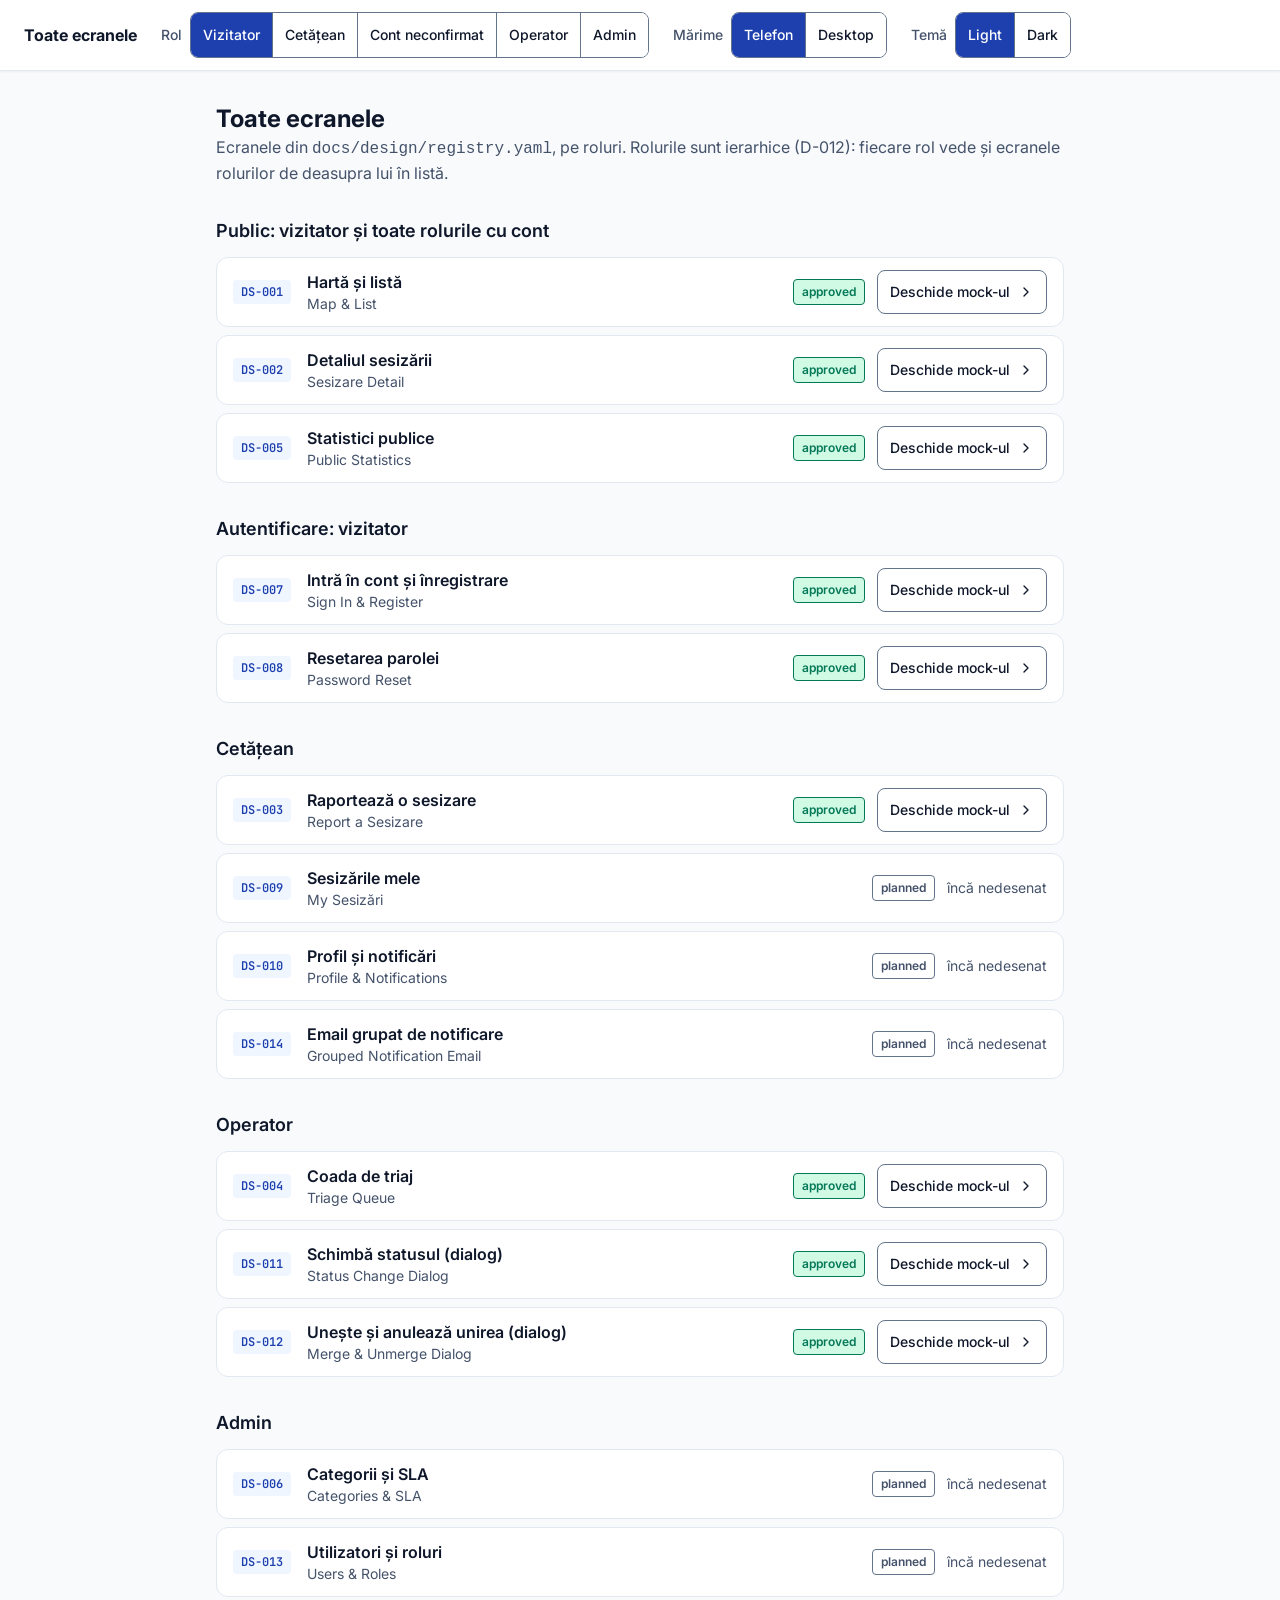
<file: docs/design/mocks/index.html>
<!DOCTYPE html>
<html lang="ro">
<head>
  <meta charset="UTF-8">
  <meta name="viewport" content="width=device-width, initial-scale=1.0">
  <title>Toate ecranele · mock-uri (Cartierul Tineretului, Sibiu)</title>
  <link rel="preconnect" href="https://fonts.googleapis.com">
  <link rel="preconnect" href="https://fonts.gstatic.com" crossorigin>
  <link href="https://fonts.googleapis.com/css2?family=Inter:wght@400;500;600;700&family=JetBrains+Mono:wght@400;600&display=swap" rel="stylesheet">
  <link rel="stylesheet" href="shared.css">
  <style>
    .index { max-width: calc(var(--space-8) * 28); margin: 0 auto; padding: var(--space-8) var(--space-6); display: grid; gap: var(--space-8); }
    .index h1 { font-size: var(--text-xl); line-height: var(--lh-xl); font-weight: 700; }
    .index h2 { font-size: var(--text-lg); line-height: var(--lh-lg); font-weight: 600; margin-bottom: var(--space-3); }
    .rows { list-style: none; display: grid; gap: var(--space-2); }
    .row { display: grid; grid-template-columns: auto minmax(0, 1fr) auto; gap: var(--space-2) var(--space-4); align-items: center;
      padding: var(--space-3) var(--space-4); border-radius: var(--radius-lg); background: var(--color-surface); border: 1px solid var(--color-border); scroll-margin-top: calc(var(--space-8) * 3); }
    .row:target { border-color: var(--color-primary); background: var(--color-primary-subtle); }
    .row-name { font-weight: 600; overflow-wrap: anywhere; }
    .row-name small { display: block; font-weight: 400; font-size: var(--text-sm); line-height: var(--lh-sm); color: var(--color-text-muted); }
    .row-end { display: flex; flex-wrap: wrap; gap: var(--space-2) var(--space-3); align-items: center; justify-content: flex-end; }
    .st { font-size: var(--text-xs); line-height: var(--lh-xs); font-weight: 600; padding: var(--space-1) var(--space-2); border-radius: var(--radius-sm);
      border: 1px solid var(--color-border-input); color: var(--color-text-muted); }
    .st-approved { border-color: var(--color-success); color: var(--color-success); background: var(--color-success-bg); }
    .st-draft { border-color: var(--color-primary); color: var(--color-primary); background: var(--color-primary-subtle); }
    .undrawn { font-size: var(--text-sm); line-height: var(--lh-sm); color: var(--color-text-muted); }
    @media (max-width: 767px) { .row { grid-template-columns: auto minmax(0, 1fr); } .row-end { grid-column: 1 / -1; justify-content: flex-start; } }
  </style>
</head>
<body data-theme="light">
  <!-- Mock controls: the role, size and theme chosen here travel to every mock opened from this page -->
  <header class="mock-bar" id="mock-bar" aria-label="Comenzi mock"></header>
  <main class="index" id="index"></main>

  <script src="seed.js"></script>
  <script src="shared.js"></script>
  <script>
    const S = mockState({ role: 'vizitator', size: 'phone', theme: 'light' }, { roles: ['vizitator', 'cetatean', 'neconfirmat', 'operator', 'admin'] });
    const STATUS_LABEL = { planned: 'planned', draft: 'draft', approved: 'approved', implemented: 'implemented', deprecated: 'deprecated' };

    function bar() {
      const seg = (ctl, items) => `<div class="seg" data-ctl="${ctl}">${items.map(([v, l]) => `<button data-v="${v}">${l}</button>`).join('')}</div>`;
      document.getElementById('mock-bar').innerHTML = `
        <div class="mock-group"><strong>Toate ecranele</strong></div>
        <div class="mock-group"><span>Rol</span>${seg('role', ['vizitator', 'cetatean', 'neconfirmat', 'operator', 'admin'].map(r => [r, ROLE_LABELS[r]]))}</div>
        <div class="mock-group"><span>Mărime</span>${seg('size', [['phone', 'Telefon'], ['desktop', 'Desktop']])}</div>
        <div class="mock-group"><span>Temă</span>${seg('theme', [['light', 'Light'], ['dark', 'Dark']])}</div>`;
    }

    function render() {
      syncBar(S);
      const p = new URLSearchParams(carried(S));
      history.replaceState(null, '', `${location.pathname}?${p}${location.hash}`);
      const target = screen(location.hash.slice(1));
      const notice = target && !target.file ? `<div class="msg msg-note" role="status">
          <div class="msg-title">${ic('i-image')}${target.id} · ${target.ro}: încă nedesenat</div>
          <p>Ecranul e în lista aprobată (registry.yaml), dar nu are încă mock. Linkul care te-a adus aici va duce la mock când va fi desenat.</p></div>` : '';
      const groups = SCREEN_GROUPS.map(([g, label]) => {
        const rows = SCREENS.filter(s => s.group === g).map(s => `<li class="row" id="${s.id}">
            <span class="mock-id">${s.id}</span>
            <span class="row-name">${s.ro}<small>${s.name}</small></span>
            <span class="row-end"><span class="st st-${s.status}">${STATUS_LABEL[s.status]}</span>
              ${s.file ? `<a class="btn btn-secondary btn-sm" href="${mockHref(s.id)}">Deschide mock-ul ${ic('i-chevron')}</a>` : '<span class="undrawn">încă nedesenat</span>'}</span></li>`).join('');
        return `<section aria-labelledby="g-${g}"><h2 id="g-${g}">${label}</h2><ul class="rows">${rows}</ul></section>`;
      }).join('');
      document.getElementById('index').innerHTML = `<div><h1>Toate ecranele</h1>
          <p class="muted">Ecranele din <code>docs/design/registry.yaml</code>, pe roluri. Rolurile sunt ierarhice (D-012): fiecare rol vede și ecranele rolurilor de deasupra lui în listă.</p></div>
        ${notice}${groups}`;
    }

    document.addEventListener('click', e => {
      const ctl = e.target.closest('[data-ctl] button');
      if (ctl) { S[ctl.parentElement.dataset.ctl] = ctl.dataset.v; render(); }
    });
    window.addEventListener('hashchange', render);
    bar();
    render();
  </script>
</body>
</html>
</file>
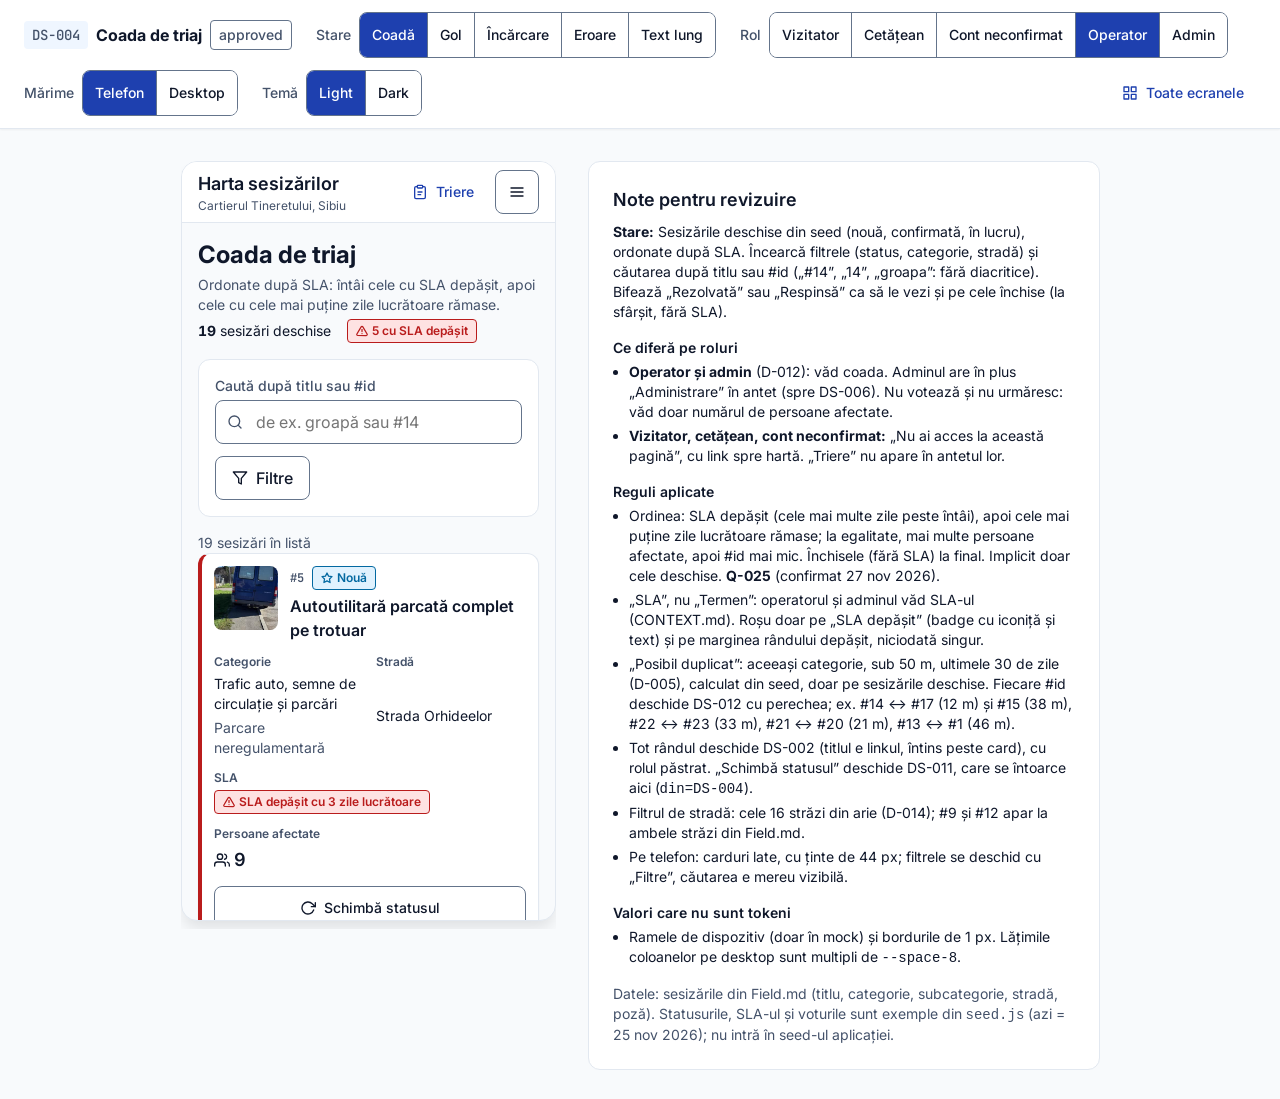
<file: docs/design/mocks/DS-004.html>
<!DOCTYPE html>
<html lang="ro">
<head>
  <meta charset="UTF-8">
  <meta name="viewport" content="width=device-width, initial-scale=1.0">
  <title>DS-004 · Coada de triaj (Cartierul Tineretului, Sibiu) · approved</title>
  <link rel="preconnect" href="https://fonts.googleapis.com">
  <link rel="preconnect" href="https://fonts.gstatic.com" crossorigin>
  <link href="https://fonts.googleapis.com/css2?family=Inter:wght@400;500;600;700&family=JetBrains+Mono:wght@400;600&display=swap" rel="stylesheet">
  <!-- Tokens, mock bar, app header, badges, messages: shared by every mock (DESIGN.md → Linking mocks) -->
  <link rel="stylesheet" href="shared.css">
  <style>
    /* DS-004 only. Tokens and shared parts: shared.css */
    .page { flex: 1; min-height: 0; overflow-y: auto; }
    .wrap { display: grid; gap: var(--space-4); padding: var(--space-4); align-content: start; }
    .frame[data-size="desktop"] .wrap { padding: var(--space-6); gap: var(--space-6); }
    h1.title { font-size: var(--text-xl); line-height: var(--lh-xl); font-weight: 700; }
    .hint { font-size: var(--text-sm); line-height: var(--lh-sm); color: var(--color-text-muted); }
    .head { display: grid; gap: var(--space-1); }
    .summary { display: flex; flex-wrap: wrap; gap: var(--space-2) var(--space-4); align-items: center; font-size: var(--text-sm); line-height: var(--lh-sm); }
    .summary strong { font-variant-numeric: var(--font-numeric); }

    /* Filters */
    .filters { display: grid; gap: var(--space-3); padding: var(--space-4); border-radius: var(--radius-lg); background: var(--color-surface); border: 1px solid var(--color-border); }
    .frame[data-size="desktop"] .filters { grid-template-columns: minmax(0, 2fr) minmax(0, 1fr) minmax(0, 1fr); align-items: end; }
    .frame[data-size="desktop"] .f-status { grid-column: 1 / -1; }
    .field { display: grid; gap: var(--space-1); min-width: 0; }
    .field label, .f-status legend { font-size: var(--text-sm); line-height: var(--lh-sm); font-weight: 500; color: var(--color-text-muted); }
    .input, .select { width: 100%; min-height: var(--size-touch); padding: 0 var(--space-3); border-radius: var(--radius-md);
      border: 1px solid var(--color-border-input); background: var(--color-surface); color: var(--color-text); }
    .search { position: relative; }
    .search .i { position: absolute; left: var(--space-3); top: 50%; transform: translateY(-50%); color: var(--color-text-muted); }
    .search .input { padding-left: calc(var(--space-8) + var(--space-2)); }
    .f-status { border: 0; display: grid; gap: var(--space-1); min-width: 0; }
    .chips { display: flex; flex-wrap: wrap; gap: var(--space-2); }
    .chip { min-height: var(--size-touch); display: inline-flex; align-items: center; gap: var(--space-2); padding: 0 var(--space-3);
      border-radius: var(--radius-full); border: 1px solid var(--color-border-input); background: var(--color-surface); color: var(--color-text);
      font-size: var(--text-sm); line-height: var(--lh-sm); font-weight: 500; }
    .chip[aria-pressed="true"] { border-color: var(--sc); background: var(--sbg); color: var(--sc); font-weight: 600; box-shadow: inset 0 0 0 1px var(--sc); }
    .chip .check { display: none; }
    .chip[aria-pressed="true"] .check { display: inline; }
    .filters-toggle { justify-self: start; }
    .f-foot { display: flex; flex-wrap: wrap; gap: var(--space-2); align-items: center; }
    .frame[data-size="desktop"] .f-foot { grid-column: 1 / -1; }

    /* Rows: the title link covers the whole row (opens DS-002); the duplicate links and the action sit above it */
    .rows { list-style: none; display: grid; gap: var(--space-3); }
    .row { position: relative; display: grid; gap: var(--space-3); padding: var(--space-3); border-radius: var(--radius-lg); background: var(--color-surface);
      border: 1px solid var(--color-border); box-shadow: var(--shadow-sm); min-width: 0; }
    .row:hover { box-shadow: var(--shadow-md); border-color: var(--color-border-input); }
    .row.is-late { border-left: var(--space-1) solid var(--color-danger); }
    .row-top { display: grid; grid-template-columns: auto minmax(0, 1fr); gap: var(--space-3); align-items: start; }
    .row-main { display: grid; gap: var(--space-1); min-width: 0; justify-items: start; }
    .idrow { display: flex; flex-wrap: wrap; align-items: center; gap: var(--space-2); }
    .row-title { font-size: var(--text-base); line-height: var(--lh-base); font-weight: 600; color: var(--color-text); text-decoration: none; overflow-wrap: anywhere; }
    .row-title::after { content: ''; position: absolute; inset: 0; border-radius: var(--radius-lg); }
    .row-title:hover { text-decoration: underline; }
    .row-title:focus-visible { outline: none; }
    .row-title:focus-visible::after { outline: calc(var(--space-1) / 2) solid var(--color-focus); outline-offset: calc(var(--space-1) / 2); }
    .row-facts { display: flex; flex-wrap: wrap; gap: var(--space-1) var(--space-3); }
    .row-sla { display: flex; flex-wrap: wrap; gap: var(--space-2) var(--space-3); align-items: center; }
    .people { display: inline-flex; align-items: center; gap: var(--space-1); font-size: var(--text-sm); line-height: var(--lh-sm); color: var(--color-text); }
    .people strong { font-variant-numeric: var(--font-numeric); }
    .above { position: relative; z-index: 1; }
    .dupline { display: flex; flex-wrap: wrap; align-items: center; gap: var(--space-1) var(--space-2); font-size: var(--text-sm); line-height: var(--lh-sm); }
    .dup-tag { display: inline-flex; align-items: center; gap: var(--space-1); font-weight: 600; color: var(--color-text); }
    .dup-link { min-height: var(--size-touch); display: inline-flex; align-items: center; gap: var(--space-1); padding: 0 var(--space-2);
      border: 1px solid var(--color-border-input); border-radius: var(--radius-md); background: var(--color-surface); text-decoration: none; font-weight: 500; }
    .dup-link:hover { background: var(--color-primary-subtle); }
    .row .btn-change { width: 100%; }

    /* Desktop: one line per sesizare, in columns */
    .frame[data-size="desktop"] .table-head, .frame[data-size="desktop"] .row {
      grid-template-columns: minmax(0, 1fr) calc(var(--space-8) * 5) calc(var(--space-8) * 5) calc(var(--space-8) * 6) calc(var(--space-8) * 3) calc(var(--space-8) * 5); align-items: center; gap: var(--space-4); }
    .table-head { display: none; }
    .frame[data-size="desktop"] .table-head { display: grid; padding: 0 var(--space-3); font-size: var(--text-xs); line-height: var(--lh-xs); font-weight: 600; color: var(--color-text-muted); }
    .frame[data-size="desktop"] .row .btn-change { width: auto; justify-self: end; }
    .cell-label { font-size: var(--text-xs); line-height: var(--lh-xs); font-weight: 600; color: var(--color-text-muted); }
    .frame[data-size="desktop"] .cell-label { display: none; }
    .cell { display: grid; gap: var(--space-1); min-width: 0; justify-items: start; font-size: var(--text-sm); line-height: var(--lh-sm); overflow-wrap: anywhere; }
    .frame[data-size="phone"] .cells { display: grid; grid-template-columns: minmax(0, 1fr) minmax(0, 1fr); gap: var(--space-3); }
    .frame[data-size="desktop"] .cells { display: contents; }
    .frame[data-size="desktop"] .phone-only { display: none; }
    .frame[data-size="phone"] .desk-only { display: none; }
    .count-num { font-size: var(--text-lg); line-height: var(--lh-lg); font-weight: 600; font-variant-numeric: var(--font-numeric); }
    .sk-block { background: var(--color-surface-elevated); border-radius: var(--radius-lg); }
  </style>
</head>
<body data-theme="light">

  <!-- Mock controls (not part of the screen): shared.js → mockBar() -->
  <header class="mock-bar" id="mock-bar" aria-label="Comenzi mock"></header>

  <main class="stage">
    <div class="frame-scroll"><div class="frame" id="frame"></div></div>
    <aside class="notes" id="notes"></aside>
  </main>

  <script src="seed.js"></script>
  <script src="shared.js"></script>
  <script>
    /* ── Data ─────────────────────────────────────────────────────────────
       The sesizări come from seed.js (Field.md). Statuses, SLA and votes are example values (today = 25 nov 2026). */
    const STATES = [['success', 'Coadă'], ['empty', 'Gol'], ['loading', 'Încărcare'], ['error', 'Eroare'], ['long', 'Text lung']];
    const ROLES = ['vizitator', 'cetatean', 'neconfirmat', 'operator', 'admin'];
    const OPEN = ['noua', 'confirmata', 'in-lucru'];
    const S = mockState({ state: 'success', role: 'operator', size: 'phone', theme: 'light', statuses: [...OPEN], cat: '', street: '', q: '', filtersOpen: false },
      { roles: ROLES, states: STATES.map(x => x[0]) });
    const LONG = { id: 17, title: 'Cablu electric întins peste trotuar între proprietate și un autoturism parcat, fără protecție, cu pericol de împiedicare și electrocutare', votes: 1248 };

    const phone = () => S.size === 'phone';
    const isTriage = () => triageRole(S.role);
    const norm = t => t.normalize('NFD').replace(/[̀-ͯ]/g, '').toLowerCase().trim();

    function base() {
      if (S.state === 'empty') return [];
      return SEED.map(i => S.state === 'long' && i.id === LONG.id ? { ...i, ...LONG } : i);
    }
    /** SLA order: depășit first (most days over first), then the fewest working days left; then more people affected, then the older id.
        Closed sesizări (rezolvată, respinsă: no SLA) come last, newest first. Order and tie-break: Q-025. */
    function slaRank(i) { return !i.sla ? [2, -i.id] : i.sla.over ? [0, -i.sla.over] : [1, i.sla.left]; }
    function sorted(list) {
      return [...list].sort((a, b) => {
        const ra = slaRank(a), rb = slaRank(b);
        return ra[0] - rb[0] || ra[1] - rb[1] || (a.sla && b.sla ? (b.votes - a.votes) || (a.id - b.id) : 0);
      });
    }
    function matches(i) {
      if (!S.statuses.includes(i.st)) return false;
      if (S.cat && i.cat !== S.cat) return false;
      if (S.street && !i.street.split(' / ').includes(S.street)) return false; // #9 and #12 are on two streets (Field.md)
      const q = S.q.trim();
      if (!q) return true;
      const idq = q.replace(/^#/, '');
      if (/^\d+$/.test(idq)) return i.id === Number(idq);
      return norm(i.title).includes(norm(q));
    }
    const all = () => base();
    const visible = () => sorted(all().filter(matches));
    const filtersActive = () => S.cat || S.street || S.q.trim() || S.statuses.join() !== OPEN.join();

    /* ── Parts ───────────────────────────────────────────────────────────── */
    function head() {
      const open = all().filter(i => OPEN.includes(i.st)), late = open.filter(i => i.sla && i.sla.over);
      return `<div class="head"><h1 class="title">Coada de triaj</h1>
        <p class="hint">Ordonate după SLA: întâi cele cu SLA depășit, apoi cele cu cele mai puține zile lucrătoare rămase.</p>
        ${open.length ? `<p class="summary" role="status"><span><strong>${fmt(open.length)}</strong> ${open.length === 1 ? 'sesizare deschisă' : `${de(open.length)}sesizări deschise`}</span>
          ${late.length ? `<span class="badge badge-danger">${ic('i-alert')}${late.length === 1 ? '1 cu SLA depășit' : `${fmt(late.length)} ${de(late.length)}cu SLA depășit`}</span>` : ''}</p>` : ''}</div>`;
    }

    function filters() {
      const n = [S.cat, S.street].filter(Boolean).length + (S.statuses.join() !== OPEN.join() ? 1 : 0);
      const search = `<div class="field"><label for="q">Caută după titlu sau #id</label>
        <div class="search">${ic('i-search')}<input class="input" id="q" type="search" value="${S.q.replace(/"/g, '&quot;')}" placeholder="de ex. groapă sau #14" autocomplete="off"></div></div>`;
      if (phone() && !S.filtersOpen) return `<section class="filters" aria-label="Căutare și filtre">${search}
        <button class="btn btn-secondary filters-toggle" data-act="filters" aria-expanded="false" aria-controls="f-more">${ic('i-filter')}Filtre${n ? ` <span class="num">(${n})</span>` : ''}</button></section>`;
      const chips = Object.entries(STATUS).map(([k, v]) => `<button class="chip st-${k}" data-act="st" data-v="${k}" aria-pressed="${S.statuses.includes(k)}">
          ${ic(v.icon)}${v.name}<span class="check">${ic('i-rezolvata')}</span></button>`).join('');
      const cats = CATEGORY_TREE.map(c => `<option ${S.cat === c.name ? 'selected' : ''}>${c.name}</option>`).join('');
      const streets = STREET_NAMES.map(s => `<option ${S.street === s ? 'selected' : ''}>${s}</option>`).join('');
      return `<section class="filters" aria-label="Căutare și filtre" id="f-more">
        <fieldset class="f-status"><legend>Status</legend><div class="chips">${chips}</div></fieldset>
        ${search}
        <div class="field"><label for="f-cat">Categorie</label><select class="select" id="f-cat" data-f="cat"><option value="">Toate categoriile</option>${cats}</select></div>
        <div class="field"><label for="f-street">Stradă</label><select class="select" id="f-street" data-f="street"><option value="">Toate străzile</option>${streets}</select></div>
        <div class="f-foot">${filtersActive() ? `<button class="btn btn-ghost btn-sm" data-act="clear">${ic('i-x')}Șterge filtrele</button>` : '<span class="hint">Implicit: sesizările deschise (nouă, confirmată, în lucru).</span>'}
          ${phone() ? `<button class="btn btn-secondary btn-sm" data-act="filters" aria-expanded="true" aria-controls="f-more">Ascunde filtrele</button>` : ''}</div></section>`;
    }

    function row(i) {
      const dups = OPEN.includes(i.st) ? possibleDuplicates(i) : [];
      const late = i.sla && i.sla.over;
      const sla = i.sla ? slaOperatorBadge(i) : `<span class="muted">—</span><span class="sr-only">Fără SLA: sesizare închisă</span>`;
      const dupLine = dups.length ? `<div class="dupline above"><span class="dup-tag">${ic('i-fuzionata')}${dups.length === 1 ? 'Posibil duplicat' : 'Posibile duplicate'}:</span>
          ${dups.map(d => `<a class="dup-link" href="${mockHref('DS-012', { id: i.id, cu: d.id, din: 'DS-004' })}" aria-label="Posibil duplicat: #${d.id}, la ${Math.round(d.d)} m. Deschide unirea">
            <span class="mono">#${d.id}</span><span class="num muted">${Math.round(d.d)} m</span></a>`).join('')}</div>` : '';
      return `<li class="row${late ? ' is-late' : ''}">
        <div class="row-top">
          <span class="thumb"><img src="${thumbSrc(i.id)}" alt="" width="64" height="64" loading="lazy"></span>
          <div class="row-main"><div class="idrow"><span class="card-id">#${i.id}</span><span class="phone-only">${statusBadge(i.st)}</span></div>
            <a class="row-title" href="${mockHref('DS-002', { id: i.id })}">${i.title}</a>${dupLine}</div></div>
        <div class="cells">
          <div class="cell"><span class="cell-label">Categorie</span><span>${i.cat}</span><span class="muted">${subName(i.sub)}</span></div>
          <div class="cell"><span class="cell-label">Stradă</span><span>${i.street}</span></div>
          <div class="cell desk-only"><span class="cell-label">Status și SLA</span>${statusBadge(i.st)}${sla}</div>
          <div class="cell phone-only" style="grid-column: 1 / -1"><span class="cell-label">SLA</span>${sla}</div>
          <div class="cell"><span class="cell-label">Persoane afectate</span><span class="people">${ic('i-votes')}<strong class="count-num">${fmt(i.votes)}</strong><span class="sr-only">${persoane(i.votes)}</span></span></div>
        </div>
        <a class="btn btn-secondary btn-sm btn-change above" href="${mockHref('DS-011', { id: i.id, din: 'DS-004' })}" aria-label="Schimbă statusul sesizării #${i.id}">${ic('i-refresh')}Schimbă statusul</a>
      </li>`;
    }

    function list() {
      const rows = visible();
      if (!all().length) return `<div class="msg msg-empty"><span class="ico">${ic('i-triage', 'i-lg')}</span><div class="msg-title">Nicio sesizare de triat</div>
        <p class="muted">Aici apar sesizările noi, confirmate și în lucru, ordonate după SLA. Când un cetățean raportează o problemă, o vezi aici.</p>
        <div class="btns"><a class="btn btn-secondary" href="${mockHref('DS-001')}">${ic('i-map')}Vezi harta</a></div></div>`;
      if (!rows.length) return `<div class="msg msg-empty" role="status"><span class="ico">${ic('i-search', 'i-lg')}</span><div class="msg-title">Nicio sesizare nu se potrivește</div>
        <p class="muted">Schimbă căutarea sau filtrele. Sesizările fuzionate nu apar în coadă: le găsești la sesizarea principală.</p>
        <div class="btns"><button class="btn btn-secondary" data-act="clear">${ic('i-x')}Șterge filtrele</button></div></div>`;
      return `<p class="hint" role="status">${rows.length === 1 ? '1 sesizare' : `${fmt(rows.length)} ${de(rows.length)}sesizări`} în listă</p>
        <div class="table-head" aria-hidden="true"><span>Sesizare</span><span>Categorie</span><span>Stradă</span><span>Status și SLA</span><span>Persoane afectate</span><span></span></div>
        <ol class="rows" aria-label="Sesizări, ordonate după SLA">${rows.map(row).join('')}</ol>`;
    }

    function loadingView() {
      const sk = (w, h = 'var(--space-3)') => `<span class="sk" style="width:${w}; height:${h}"></span>`;
      const card = `<div class="sk-card"><span class="thumb"></span><div class="sk-lines">${sk('25%')}${sk('90%')}${sk('60%')}${sk('40%')}</div></div>`;
      return `<div class="head"><h1 class="title">Coada de triaj</h1><div class="loading-note" role="status">${ic('i-hourglass')}Se încarcă sesizările…</div></div>
        <div class="sk-block" style="height: calc(var(--space-8) * 3)"></div><div aria-busy="true" style="display: grid; gap: var(--space-3)">${card.repeat(5)}</div>`;
    }
    function errorView() {
      return `<div class="head"><h1 class="title">Coada de triaj</h1></div><div class="msg msg-error" role="alert">
        <div class="msg-title">${ic('i-alert')}Nu am putut încărca coada de triaj</div>
        <p>Verifică-ți conexiunea la internet și încearcă din nou. Dacă problema continuă, revino peste câteva minute.</p>
        <button class="btn btn-secondary">${ic('i-refresh')}Încearcă din nou</button></div>`;
    }

    function content() {
      if (!isTriage()) return noAccessView();
      if (S.state === 'loading') return `<div class="wrap">${loadingView()}</div>`;
      if (S.state === 'error') return `<div class="wrap">${errorView()}</div>`;
      return `<div class="wrap">${head()}${all().length ? filters() : ''}<section aria-label="Lista sesizărilor">${list()}</section></div>`;
    }

    /* ── Notes ───────────────────────────────────────────────────────────── */
    const STATE_NOTES = {
      success: 'Sesizările deschise din seed (nouă, confirmată, în lucru), ordonate după SLA. Încearcă filtrele (status, categorie, stradă) și căutarea după titlu sau #id („#14”, „14”, „groapa”: fără diacritice). Bifează „Rezolvată” sau „Respinsă” ca să le vezi și pe cele închise (la sfârșit, fără SLA).',
      empty: 'Nicio sesizare: mesajul spune ce va apărea aici și duce la hartă. Când filtrele nu găsesc nimic (din starea Coadă), apare „Nicio sesizare nu se potrivește”, cu „Șterge filtrele”.',
      loading: 'Scheleturi cu forma rândurilor; titlul paginii e deja afișat. Fără animație: DESIGN.md nu are tokeni de durată.',
      error: 'Coada nu s-a încărcat: ce s-a întâmplat și ce să faci, cu „Încearcă din nou”.',
      long: 'Titlul lui #17 e lung (același exemplu ca în DS-002) și are 1.248 de persoane afectate: titlul se rupe pe rânduri, fără scroll orizontal, iar rândul își păstrează coloanele.',
    };
    function notes() {
      return `<h2>Note pentru revizuire</h2>
        <p><strong>Stare:</strong> ${STATE_NOTES[S.state]}</p>
        <h3>Ce diferă pe roluri</h3>
        <ul><li><strong>Operator și admin</strong> (D-012): văd coada. Adminul are în plus „Administrare” în antet (spre DS-006). Nu votează și nu urmăresc: văd doar numărul de persoane afectate.</li>
          <li><strong>Vizitator, cetățean, cont neconfirmat:</strong> „Nu ai acces la această pagină”, cu link spre hartă. „Triere” nu apare în antetul lor.</li></ul>
        <h3>Reguli aplicate</h3>
        <ul><li>Ordinea: SLA depășit (cele mai multe zile peste întâi), apoi cele mai puține zile lucrătoare rămase; la egalitate, mai multe persoane afectate, apoi #id mai mic. Închisele (fără SLA) la final. Implicit doar cele deschise. <strong>Q-025</strong> (confirmat 27 nov 2026).</li>
          <li>„SLA”, nu „Termen”: operatorul și adminul văd SLA-ul (CONTEXT.md). Roșu doar pe „SLA depășit” (badge cu iconiță și text) și pe marginea rândului depășit, niciodată singur.</li>
          <li>„Posibil duplicat”: aceeași categorie, sub 50 m, ultimele 30 de zile (D-005), calculat din seed, doar pe sesizările deschise. Fiecare #id deschide DS-012 cu perechea; ex. #14 ↔ #17 (12 m) și #15 (38 m), #22 ↔ #23 (33 m), #21 ↔ #20 (21 m), #13 ↔ #1 (46 m).</li>
          <li>Tot rândul deschide DS-002 (titlul e linkul, întins peste card), cu rolul păstrat. „Schimbă statusul” deschide DS-011, care se întoarce aici (<code>din=DS-004</code>).</li>
          <li>Filtrul de stradă: cele 16 străzi din arie (D-014); #9 și #12 apar la ambele străzi din Field.md.</li>
          <li>Pe telefon: carduri late, cu ținte de 44 px; filtrele se deschid cu „Filtre”, căutarea e mereu vizibilă.</li></ul>
        <h3>Valori care nu sunt tokeni</h3>
        <ul><li>Ramele de dispozitiv (doar în mock) și bordurile de 1 px. Lățimile coloanelor pe desktop sunt multipli de <code>--space-8</code>.</li></ul>
        <p class="muted" style="margin-top: var(--space-4)">Datele: sesizările din Field.md (titlu, categorie, subcategorie, stradă, poză). Statusurile, SLA-ul și voturile sunt exemple din <code>seed.js</code> (azi = 25 nov 2026); nu intră în seed-ul aplicației.</p>`;
    }

    /* ── Render ──────────────────────────────────────────────────────────── */
    function render(keepFocus) {
      syncBar(S);
      syncUrl(S);
      const frame = document.getElementById('frame');
      frame.dataset.size = S.size;
      frame.innerHTML = `<div class="app">${appbar(S, { current: 'DS-004', brandH1: false })}<div class="page">${content()}</div></div>`;
      document.getElementById('notes').innerHTML = notes();
      if (keepFocus) { const el = document.getElementById(keepFocus); if (el) { el.focus(); if (el.setSelectionRange) el.setSelectionRange(el.value.length, el.value.length); } }
    }

    document.addEventListener('input', e => { if (e.target.id === 'q') { S.q = e.target.value; render('q'); } });
    document.addEventListener('change', e => { const f = e.target.dataset.f; if (f) { S[f] = e.target.value; render(e.target.id); } });
    document.addEventListener('click', e => {
      const ctl = e.target.closest('[data-ctl] button');
      if (ctl) { S[ctl.parentElement.dataset.ctl] = ctl.dataset.v; return render(); }
      const act = e.target.closest('[data-act]');
      if (act) {
        const a = act.dataset.act;
        if (a === 'st') { const v = act.dataset.v; S.statuses = S.statuses.includes(v) ? S.statuses.filter(x => x !== v) : [...S.statuses, v]; }
        if (a === 'clear') { S.statuses = [...OPEN]; S.cat = ''; S.street = ''; S.q = ''; }
        if (a === 'filters') S.filtersOpen = !S.filtersOpen;
        return render();
      }
      if (e.target.closest('#frame a[href^="#"]')) e.preventDefault();
    });

    mockBar({ id: 'DS-004', states: STATES, roles: ROLES });
    render();
  </script>
</body>
</html>
</file>
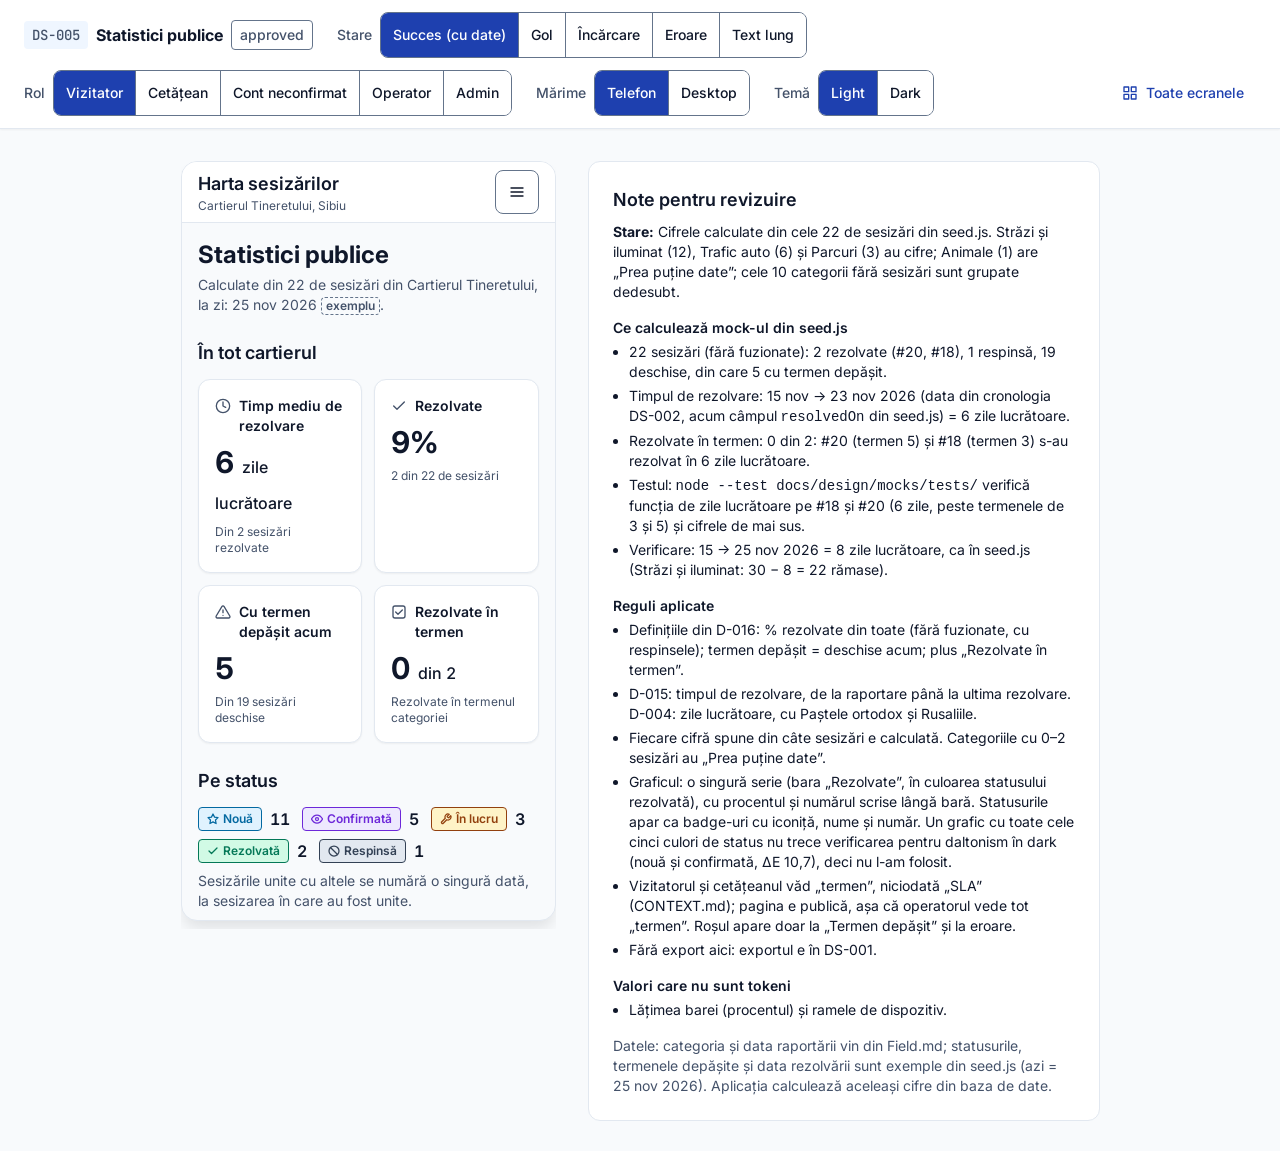
<file: docs/design/mocks/DS-005.html>
<!DOCTYPE html>
<html lang="ro">
<head>
  <meta charset="UTF-8">
  <meta name="viewport" content="width=device-width, initial-scale=1.0">
  <title>DS-005 · Statistici publice (Cartierul Tineretului, Sibiu) · approved</title>
  <link rel="preconnect" href="https://fonts.googleapis.com">
  <link rel="preconnect" href="https://fonts.gstatic.com" crossorigin>
  <link href="https://fonts.googleapis.com/css2?family=Inter:wght@400;500;600;700&family=JetBrains+Mono:wght@400;600&display=swap" rel="stylesheet">
  <!-- Tokens, mock bar, app header, badges, messages: shared by every mock (DESIGN.md → Linking mocks) -->
  <link rel="stylesheet" href="shared.css">
  <style>
    /* DS-005 only. Tokens and shared parts: shared.css */
    .wrap { display: grid; gap: var(--space-6); padding: var(--space-4); align-content: start; }
    .frame[data-size="desktop"] .wrap { padding: var(--space-8); gap: var(--space-8); }
    .title { font-size: var(--text-xl); line-height: var(--lh-xl); font-weight: 700; }
    .sub { font-size: var(--text-sm); line-height: var(--lh-sm); color: var(--color-text-muted); margin-top: var(--space-1); }
    .sec { font-size: var(--text-lg); line-height: var(--lh-lg); font-weight: 600; margin-bottom: var(--space-3); }
    .hint { font-size: var(--text-sm); line-height: var(--lh-sm); color: var(--color-text-muted); }

    /* KPI tiles: label, figure (--text-2xl, tabular), what it is computed from */
    .kpis { display: grid; gap: var(--space-3); grid-template-columns: 1fr 1fr; }
    .frame[data-size="desktop"] .kpis { grid-template-columns: repeat(4, minmax(0, 1fr)); gap: var(--space-4); }
    .kpi { display: grid; gap: var(--space-2); align-content: start; padding: var(--space-4); border-radius: var(--radius-lg); background: var(--color-surface);
      border: 1px solid var(--color-border); box-shadow: var(--shadow-sm); min-width: 0; }
    .kpi-label { display: flex; gap: var(--space-2); align-items: flex-start; font-size: var(--text-sm); line-height: var(--lh-sm); font-weight: 600; }
    .kpi-label .i { margin-top: calc(var(--space-1) / 2); color: var(--color-text-muted); }
    .kpi-fig { font-size: var(--text-2xl); line-height: var(--lh-2xl); font-weight: 700; font-variant-numeric: var(--font-numeric); overflow-wrap: anywhere; }
    .kpi-fig small { font-size: var(--text-base); line-height: var(--lh-base); font-weight: 500; }
    .kpi-from { font-size: var(--text-xs); line-height: var(--lh-xs); color: var(--color-text-muted); }
    .kpi-none { font-size: var(--text-base); line-height: var(--lh-base); font-weight: 600; color: var(--color-text-muted); }

    /* Status counts: badges (icon + name + color) with the number, never color alone */
    .statuses { display: flex; flex-wrap: wrap; gap: var(--space-2) var(--space-3); list-style: none; }
    .statuses li { display: inline-flex; align-items: center; gap: var(--space-2); font-variant-numeric: var(--font-numeric); font-weight: 600; }

    /* Resolved share: one series, one hue (the rezolvată status), the value always written next to it */
    .meter { display: grid; gap: var(--space-1); min-width: 0; }
    .bar { height: var(--space-2); border-radius: var(--radius-full); background: var(--color-border); overflow: hidden; }
    .bar span { display: block; height: 100%; background: var(--color-status-rezolvata); border-radius: var(--radius-full); }
    .val { font-variant-numeric: var(--font-numeric); }
    .val strong { font-weight: 600; }

    /* Categories: cards on a phone, a table on a desktop */
    .cats { display: grid; gap: var(--space-3); list-style: none; }
    .cat { display: grid; gap: var(--space-3); padding: var(--space-4); border-radius: var(--radius-lg); background: var(--color-surface); border: 1px solid var(--color-border); min-width: 0; }
    .cat-name { font-weight: 600; overflow-wrap: anywhere; }
    .cat-meta { font-size: var(--text-sm); line-height: var(--lh-sm); color: var(--color-text-muted); }
    .cat dl { display: grid; gap: var(--space-2); }
    .cat dl > div { display: grid; grid-template-columns: minmax(0, 1fr) minmax(0, 1fr); gap: var(--space-2); align-items: start; }
    .cat dt { font-size: var(--text-sm); line-height: var(--lh-sm); color: var(--color-text-muted); }
    .cat dd { font-size: var(--text-sm); line-height: var(--lh-sm); min-width: 0; }
    .few { display: flex; gap: var(--space-2); align-items: flex-start; font-size: var(--text-sm); line-height: var(--lh-sm); color: var(--color-text-muted); }
    .few .i { margin-top: calc(var(--space-1) / 2); }
    .table-box { border: 1px solid var(--color-border); border-radius: var(--radius-lg); overflow: hidden; background: var(--color-surface); }
    table { width: 100%; border-collapse: collapse; font-size: var(--text-sm); line-height: var(--lh-sm); }
    caption { text-align: left; padding: var(--space-3) var(--space-4); font-weight: 600; color: var(--color-text-muted); border-bottom: 1px solid var(--color-border); }
    th, td { text-align: left; vertical-align: top; padding: var(--space-3) var(--space-4); border-bottom: 1px solid var(--color-border-subtle); }
    thead th { font-weight: 600; color: var(--color-text-muted); background: var(--color-surface-elevated); }
    tbody th { font-weight: 600; }
    tbody tr:last-child > * { border-bottom: 0; }
    td.n { font-variant-numeric: var(--font-numeric); }
    .zero { display: grid; gap: var(--space-2); padding: var(--space-4); border-radius: var(--radius-lg); border: 1px dashed var(--color-border-input); background: var(--color-surface); }
    .zero p { font-size: var(--text-sm); line-height: var(--lh-sm); }
    .how { padding: var(--space-4); border-radius: var(--radius-lg); background: var(--color-surface); border: 1px solid var(--color-border); }
    .how summary { min-height: var(--size-touch); display: flex; align-items: center; gap: var(--space-2); font-weight: 600; cursor: pointer; }
    .how ul { padding-left: var(--space-4); display: grid; gap: var(--space-2); font-size: var(--text-sm); line-height: var(--lh-sm); margin-top: var(--space-2); }
    .sk-block { background: var(--color-surface-elevated); border-radius: var(--radius-lg); }
    .msg .btns { display: flex; flex-wrap: wrap; gap: var(--space-2); }
  </style>
</head>
<body data-theme="light">

  <!-- Mock controls (not part of the screen): shared.js → mockBar() -->
  <header class="mock-bar" id="mock-bar" aria-label="Comenzi mock"></header>

  <main class="stage">
    <div class="frame-scroll"><div class="frame" id="frame"></div></div>
    <aside class="notes" id="notes"></aside>
  </main>

  <script src="seed.js"></script>
  <script src="shared.js"></script>
  <script>
    /* ── Data ─────────────────────────────────────────────────────────────
       Every figure is COMPUTED here from SEED (seed.js), never written by hand (brief → Definition of Done):
       status, sla and resolvedOn are example values in seed.js; category, the report date (15 nov 2026) and the count
       come from Field.md. Today in the mocks = 25 nov 2026. Definitions (D-016, from Q-026):
       - % rezolvate = rezolvate / all sesizări except fuzionate (respinse count in the total); a fuzionată counts once, through its primary.
       - Termen depășit = open sesizări (nouă, confirmată, în lucru) whose termen is over now (seed.js → sla.over).
       - Rezolvate în termen = rezolvate whose resolution time is at most the category's SLA (D-004), in working days.
       - Resolution time = working days from the report to the last resolution (D-015).
       - A category with 0–2 sesizări shows "Prea puține date" instead of figures. */
    const STATES = [['default', 'Succes (cu date)'], ['empty', 'Gol'], ['loading', 'Încărcare'], ['error', 'Eroare'], ['long', 'Text lung']];
    const ROLES = ['vizitator', 'cetatean', 'neconfirmat', 'operator', 'admin'];
    const S = mockState({ state: 'default', role: 'vizitator', size: 'phone', theme: 'light' }, { roles: ROLES, states: STATES.map(x => x[0]) });
    const TODAY = '2026-11-25';
    const MIN_N = 3; // fewer than 3 sesizări (0–2): "Prea puține date"
    const OPEN = ['noua', 'confirmata', 'in-lucru'];
    const phone = () => S.size === 'phone';

    const reportedOn = i => parseRo(i.date || SEED_DATE);

    /* ── The statistics ─────────────────────────────────────────────────── */
    function stats(list) {
      const all = list.filter(x => x.st !== 'fuzionata');
      const resolved = all.filter(x => x.st === 'rezolvata');
      const open = all.filter(x => OPEN.includes(x.st));
      const dated = resolved.filter(x => isIsoDate(x.resolvedOn)), undated = resolved.filter(x => !isIsoDate(x.resolvedOn));
      const days = dated.map(x => ({ x, d: workingDays(reportedOn(x), x.resolvedOn) }));
      const byStatus = Object.fromEntries(Object.keys(STATUS).map(st => [st, all.filter(x => x.st === st).length]));
      return { n: all.length, resolved: resolved.length, open: open.length, over: open.filter(x => x.sla && x.sla.over).length,
        avg: days.length ? days.reduce((s, v) => s + v.d, 0) / days.length : null, timed: days.length, undated: undated.map(x => x.id),
        inTime: days.filter(v => v.d <= slaDays(v.x.cat)).length, byStatus };
    }
    /* Text lung: the seed repeated 57 times (1.254 sesizări), to test big numbers; still computed, marked "exemplu" */
    const data = () => S.state === 'long' ? Array.from({ length: 57 }, (_, k) => SEED.map(x => ({ ...x, id: x.id + 100 * k }))).flat() : S.state === 'empty' ? [] : SEED;
    const pct = (a, b) => b ? Math.round(100 * a / b) : 0;
    const dec = v => v.toLocaleString('ro-RO', { maximumFractionDigits: 1 });
    const zileL = v => Number.isInteger(v) ? zile(v) : `${dec(v)} zile lucrătoare`;
    const sesizari = n => plural(n, 'sesizare', 'sesizări');
    const rezolvate = n => n === 1 ? '1 sesizare rezolvată' : `${fmt(n)} ${de(n)}sesizări rezolvate`;
    const deschise = n => n === 1 ? '1 sesizare deschisă' : `${fmt(n)} ${de(n)}sesizări deschise`;
    const ex = () => S.state === 'long' ? ` ${exTag()}` : '';

    /* ── Parts ───────────────────────────────────────────────────────────── */
    function meter(a, b) {
      const p = pct(a, b);
      return `<div class="meter"><span class="val"><strong>${p}%</strong> · ${fmt(a)} din ${sesizari(b)}</span>
        <div class="bar" role="img" aria-label="Rezolvate: ${fmt(a)} din ${sesizari(b)}, ${p}%"><span style="width: ${p}%"></span></div></div>`;
    }
    const avgText = s => s.avg === null ? '<span class="muted">Nicio sesizare rezolvată încă</span>' : `<strong>${zileL(s.avg)}</strong> <span class="muted">· din ${rezolvate(s.timed)}</span>`;
    const overText = s => s.open === 0 ? '<span class="muted">Nicio sesizare deschisă</span>'
      : s.over ? `<span class="badge badge-danger">${ic('i-alert')}Termen depășit: ${fmt(s.over)}</span> <span class="muted">din ${deschise(s.open)}</span>`
      : `<span class="sla-ok">${ic('i-clock')}Niciuna</span> <span class="muted">din ${deschise(s.open)}</span>`;
    const inTimeText = s => s.timed === 0 ? '<span class="muted">Nicio sesizare rezolvată încă</span>' : `<strong class="val">${fmt(s.inTime)}</strong> <span class="muted">din ${rezolvate(s.timed)}</span>`;

    function kpis(s) {
      const tile = (icon, label, fig, from) => `<div class="kpi"><div class="kpi-label">${ic(icon)}<span>${label}</span></div>${fig}<div class="kpi-from">${from}</div></div>`;
      return `<section aria-labelledby="kpi-h"><h2 class="sec" id="kpi-h">În tot cartierul</h2><div class="kpis">
        ${tile('i-clock', 'Timp mediu de rezolvare', s.avg === null ? '<div class="kpi-none">Nicio rezolvare încă</div>' : `<div class="kpi-fig">${dec(s.avg)} <small>zile lucrătoare</small></div>`, s.avg === null ? 'Apare după prima sesizare rezolvată.' : `Din ${rezolvate(s.timed)}${ex()}`)}
        ${tile('i-rezolvata', 'Rezolvate', `<div class="kpi-fig">${pct(s.resolved, s.n)}%</div>`, `${fmt(s.resolved)} din ${sesizari(s.n)}${ex()}`)}
        ${tile('i-alert', 'Cu termen depășit acum', `<div class="kpi-fig">${fmt(s.over)}</div>`, `Din ${deschise(s.open)}${ex()}`)}
        ${tile('i-check-square', 'Rezolvate în termen', s.timed ? `<div class="kpi-fig">${fmt(s.inTime)} <small>din ${fmt(s.timed)}</small></div>` : '<div class="kpi-none">Nicio rezolvare încă</div>', s.timed ? `Rezolvate în termenul categoriei${ex()}` : 'Apare după prima sesizare rezolvată.')}
      </div></section>`;
    }

    function statusRow(s) {
      return `<section aria-labelledby="st-h"><h2 class="sec" id="st-h">Pe status</h2>
        <ul class="statuses">${Object.keys(STATUS).map(st => `<li>${statusBadge(st)}<span>${fmt(s.byStatus[st])}</span></li>`).join('')}</ul>
        <p class="hint" style="margin-top: var(--space-2)">Sesizările unite cu altele se numără o singură dată, la sesizarea în care au fost unite.</p></section>`;
    }

    function categories(list) {
      const rows = CATEGORY_TREE.map((c, k) => ({ c, k, s: stats(list.filter(x => x.cat === c.name)) }))
        .sort((a, b) => b.s.n - a.s.n || a.k - b.k);
      const withData = rows.filter(r => r.s.n > 0), none = rows.filter(r => r.s.n === 0);
      const few = r => r.s.n < MIN_N;
      const fewText = r => `<span class="few">${ic('i-hourglass')}<span>Prea puține date: ${sesizari(r.s.n)}. Cifrele apar de la ${MIN_N} sesizări.</span></span>`;
      const term = c => `Termen: ${zile(c.sla)}`;
      let body;
      if (phone()) {
        body = `<ul class="cats">${withData.map(r => `<li class="cat"><div><div class="cat-name">${r.c.name}</div><div class="cat-meta">${sesizari(r.s.n)}${ex()} · ${term(r.c)}</div></div>
          ${few(r) ? fewText(r) : `<dl>
            <div><dt>Rezolvate</dt><dd>${meter(r.s.resolved, r.s.n)}</dd></div>
            <div><dt>Timp mediu de rezolvare</dt><dd>${avgText(r.s)}</dd></div>
            <div><dt>Cu termen depășit acum</dt><dd>${overText(r.s)}</dd></div>
            <div><dt>Rezolvate în termen</dt><dd>${inTimeText(r.s)}</dd></div></dl>`}</li>`).join('')}</ul>`;
      } else {
        body = `<div class="table-box"><table><caption>Calculat din ${sesizari(stats(list).n)}${ex()}; categoriile cu cele mai multe sesizări primele.</caption>
          <thead><tr><th scope="col">Categorie</th><th scope="col">Sesizări</th><th scope="col">Rezolvate</th><th scope="col">Timp mediu de rezolvare</th><th scope="col">Cu termen depășit acum</th><th scope="col">Rezolvate în termen</th></tr></thead>
          <tbody>${withData.map(r => `<tr><th scope="row">${r.c.name}<div class="cat-meta">${term(r.c)}</div></th><td class="n">${fmt(r.s.n)}</td>
            ${few(r) ? `<td colspan="4">${fewText(r)}</td>` : `<td>${meter(r.s.resolved, r.s.n)}</td><td>${avgText(r.s)}</td><td>${overText(r.s)}</td><td>${inTimeText(r.s)}</td>`}</tr>`).join('')}</tbody></table></div>`;
      }
      const zero = none.length ? `<div class="zero"><p><strong>Fără sesizări încă (${none.length} categorii)</strong>: prea puține date pentru statistici.</p>
        <p class="muted">${none.map(r => r.c.name).join(' · ')}</p></div>` : '';
      return `<section aria-labelledby="cat-h"><h2 class="sec" id="cat-h">Pe categorii</h2><div style="display: grid; gap: var(--space-3)">${body}${zero}</div></section>`;
    }

    function how() {
      return `<details class="how"><summary>${ic('i-chart')}Cum calculăm cifrele</summary><ul>
        <li><strong>Timpul de rezolvare</strong> se numără în zile lucrătoare, fără weekend și fără sărbătorile legale, de la raportare până la ultima rezolvare. Dacă o sesizare a fost redeschisă și rezolvată din nou, contează a doua rezolvare.</li>
        <li><strong>Rezolvate</strong>: din toate sesizările, inclusiv cele respinse. Sesizările unite cu altele se numără o singură dată.</li>
        <li><strong>Cu termen depășit acum</strong>: sesizările încă deschise (nouă, confirmată, în lucru) care au trecut de termenul categoriei.</li>
        <li><strong>Rezolvate în termen</strong>: sesizările rezolvate în cel mult termenul categoriei.</li>
        <li>O categorie cu mai puțin de ${MIN_N} sesizări nu are cifre: ar fi prea puține ca să spună ceva.</li></ul></details>`;
    }

    function page() {
      const head = `<div><h1 class="title">Statistici publice</h1>`;
      if (S.state === 'loading') {
        const sk = (w, h = 'var(--space-3)') => `<span class="sk" style="display:block; width:${w}; height:${h}"></span>`;
        return `${head}<p class="sub">Cartierul Tineretului, Sibiu</p></div><div class="loading-note" role="status">${ic('i-hourglass')}Se calculează statisticile…</div>
          <div class="kpis" aria-hidden="true">${[1, 2, 3, 4].map(() => `<div class="kpi">${sk('60%')}${sk('50%', 'var(--lh-2xl)')}${sk('80%')}</div>`).join('')}</div>
          <div aria-hidden="true">${sk('30%', 'var(--lh-lg)')}</div>${[1, 2, 3].map(() => `<div class="sk-block" aria-hidden="true" style="height: calc(var(--space-8) * ${phone() ? 5 : 2})"></div>`).join('')}`;
      }
      if (S.state === 'error') return `${head}<p class="sub">Cartierul Tineretului, Sibiu</p></div>
        <div class="msg msg-error" role="alert"><div class="msg-title">${ic('i-alert')}Nu am putut încărca statisticile</div>
          <p>Verifică-ți conexiunea la internet și încearcă din nou. Harta și lista merg în continuare.</p>
          <div class="btns"><button class="btn btn-primary" data-act="retry">${ic('i-refresh')}Încearcă din nou</button><a class="btn btn-secondary" href="${mockHref('DS-001')}">${ic('i-map')}Mergi la hartă</a></div></div>`;
      const list = data(), s = stats(list);
      if (!s.n) {
        const report = signedInRole(S.role) ? `<a class="btn btn-primary" href="${mockHref('DS-003')}">${ic('i-plus')}Raportează o problemă</a>`
          : `<a class="btn btn-primary" href="${mockHref('DS-007', { din: 'DS-003' })}">${ic('i-login')}Intră în cont ca să raportezi</a>`;
        return `${head}<p class="sub">Cartierul Tineretului, Sibiu</p></div>
          <div class="msg msg-empty"><span class="ico">${ic('i-chart', 'i-lg')}</span><div class="msg-title">Încă nu sunt sesizări</div>
            <p class="muted">Aici vei vedea cât de repede se rezolvă problemele din cartier, pe categorii, după primele sesizări.</p>
            <div class="btns">${report}<a class="btn btn-secondary" href="${mockHref('DS-001')}">${ic('i-map')}Mergi la hartă</a></div></div>`;
      }
      const missing = s.undated.length ? `<div class="msg msg-error" role="alert"><div class="msg-title">${ic('i-alert')}Date incomplete în seed.js (mock)</div>
          <p>${s.undated.map(id => `#${id}`).join(', ')} ${s.undated.length === 1 ? 'e rezolvată, dar nu are' : 'sunt rezolvate, dar nu au'} data rezolvării (<code>resolvedOn</code>), așa că nu intră în timpul mediu și în „Rezolvate în termen”.
          Dacă seed.js are datele, browserul a păstrat o variantă veche: reîncarcă fără cache (Ctrl+Shift+R).</p></div>` : '';
      return `${head}<p class="sub">Calculate din ${sesizari(s.n)} din Cartierul Tineretului${ex()}, la zi: 25 nov 2026 ${exTag()}.</p></div>
        ${missing}${kpis(s)}${statusRow(s)}${categories(list)}${how()}`;
    }

    function content() {
      return `<div class="app">${appbar(S, { current: 'DS-005', brandH1: false })}<div class="page"><div class="wrap">${page()}</div></div></div>`;
    }

    /* ── Notes ───────────────────────────────────────────────────────────── */
    const STATE_NOTES = {
      default: 'Cifrele calculate din cele 22 de sesizări din seed.js. Străzi și iluminat (12), Trafic auto (6) și Parcuri (3) au cifre; Animale (1) are „Prea puține date”; cele 10 categorii fără sesizări sunt grupate dedesubt.',
      empty: 'Nicio sesizare: ecranul spune ce va apărea și oferă raportarea (vizitatorul: „Intră în cont ca să raportezi”, înapoi la raportare) și harta.',
      loading: 'Scheleturi cu forma finală (patru cifre, apoi categoriile).',
      error: 'Statisticile nu s-au încărcat: mesajul spune ce să faci; „Încearcă din nou” și harta.',
      long: 'Numere mari: seed-ul repetat de 57 de ori (1.254 de sesizări), tot calculat, marcat „exemplu”. Procentele rămân aceleași; numerele și numele lungi de categorii se rup pe rânduri.',
    };
    function notes() {
      const s = stats(SEED);
      return `<h2>Note pentru revizuire</h2>
        <p><strong>Stare:</strong> ${STATE_NOTES[S.state]}</p>
        <h3>Ce calculează mock-ul din seed.js</h3>
        <ul><li>${s.n} sesizări (fără fuzionate): ${s.resolved} rezolvate (#20, #18), ${s.byStatus.respinsa} respinsă, ${s.open} deschise, din care ${s.over} cu termen depășit.</li>
          <li>Timpul de rezolvare: 15 nov → 23 nov 2026 (data din cronologia DS-002, acum câmpul <code>resolvedOn</code> din seed.js) = ${workingDays('2026-11-15', '2026-11-23')} zile lucrătoare.</li>
          <li>Rezolvate în termen: ${s.inTime} din ${s.resolved}: #20 (termen 5) și #18 (termen 3) s-au rezolvat în 6 zile lucrătoare.</li>
          <li>Testul: <code>node --test docs/design/mocks/tests/</code> verifică funcția de zile lucrătoare pe #18 și #20 (6 zile, peste termenele de 3 și 5) și cifrele de mai sus.</li>
          <li>Verificare: 15 → 25 nov 2026 = ${workingDays('2026-11-15', TODAY)} zile lucrătoare, ca în seed.js (Străzi și iluminat: 30 − 8 = 22 rămase).</li></ul>
        <h3>Reguli aplicate</h3>
        <ul><li>Definițiile din D-016: % rezolvate din toate (fără fuzionate, cu respinsele); termen depășit = deschise acum; plus „Rezolvate în termen”.</li>
          <li>D-015: timpul de rezolvare, de la raportare până la ultima rezolvare. D-004: zile lucrătoare, cu Paștele ortodox și Rusaliile.</li>
          <li>Fiecare cifră spune din câte sesizări e calculată. Categoriile cu 0–2 sesizări au „Prea puține date”.</li>
          <li>Graficul: o singură serie (bara „Rezolvate”, în culoarea statusului rezolvată), cu procentul și numărul scrise lângă bară. Statusurile apar ca badge-uri cu iconiță, nume și număr. Un grafic cu toate cele cinci culori de status nu trece verificarea pentru daltonism în dark (nouă și confirmată, ΔE 10,7), deci nu l-am folosit.</li>
          <li>Vizitatorul și cetățeanul văd „termen”, niciodată „SLA” (CONTEXT.md); pagina e publică, așa că operatorul vede tot „termen”. Roșul apare doar la „Termen depășit” și la eroare.</li>
          <li>Fără export aici: exportul e în DS-001.</li></ul>
        <h3>Valori care nu sunt tokeni</h3>
        <ul><li>Lățimea barei (procentul) și ramele de dispozitiv.</li></ul>
        <p class="muted" style="margin-top: var(--space-4)">Datele: categoria și data raportării vin din Field.md; statusurile, termenele depășite și data rezolvării sunt exemple din seed.js (azi = 25 nov 2026). Aplicația calculează aceleași cifre din baza de date.</p>`;
    }

    /* ── Render ──────────────────────────────────────────────────────────── */
    function render() {
      syncBar(S);
      syncUrl(S);
      const frame = document.getElementById('frame');
      frame.dataset.size = S.size;
      frame.innerHTML = content();
      document.getElementById('notes').innerHTML = notes();
    }

    let timer;
    document.addEventListener('click', e => {
      const ctl = e.target.closest('[data-ctl] button');
      if (ctl) { S[ctl.parentElement.dataset.ctl] = ctl.dataset.v; clearTimeout(timer); return render(); }
      const act = e.target.closest('[data-act]');
      if (act && act.dataset.act === 'retry') { S.state = 'loading'; timer = setTimeout(() => { S.state = 'default'; render(); }, 1200); render(); }
    });

    mockBar({ id: 'DS-005', states: STATES, roles: ROLES });
    render();
  </script>
</body>
</html>
</file>
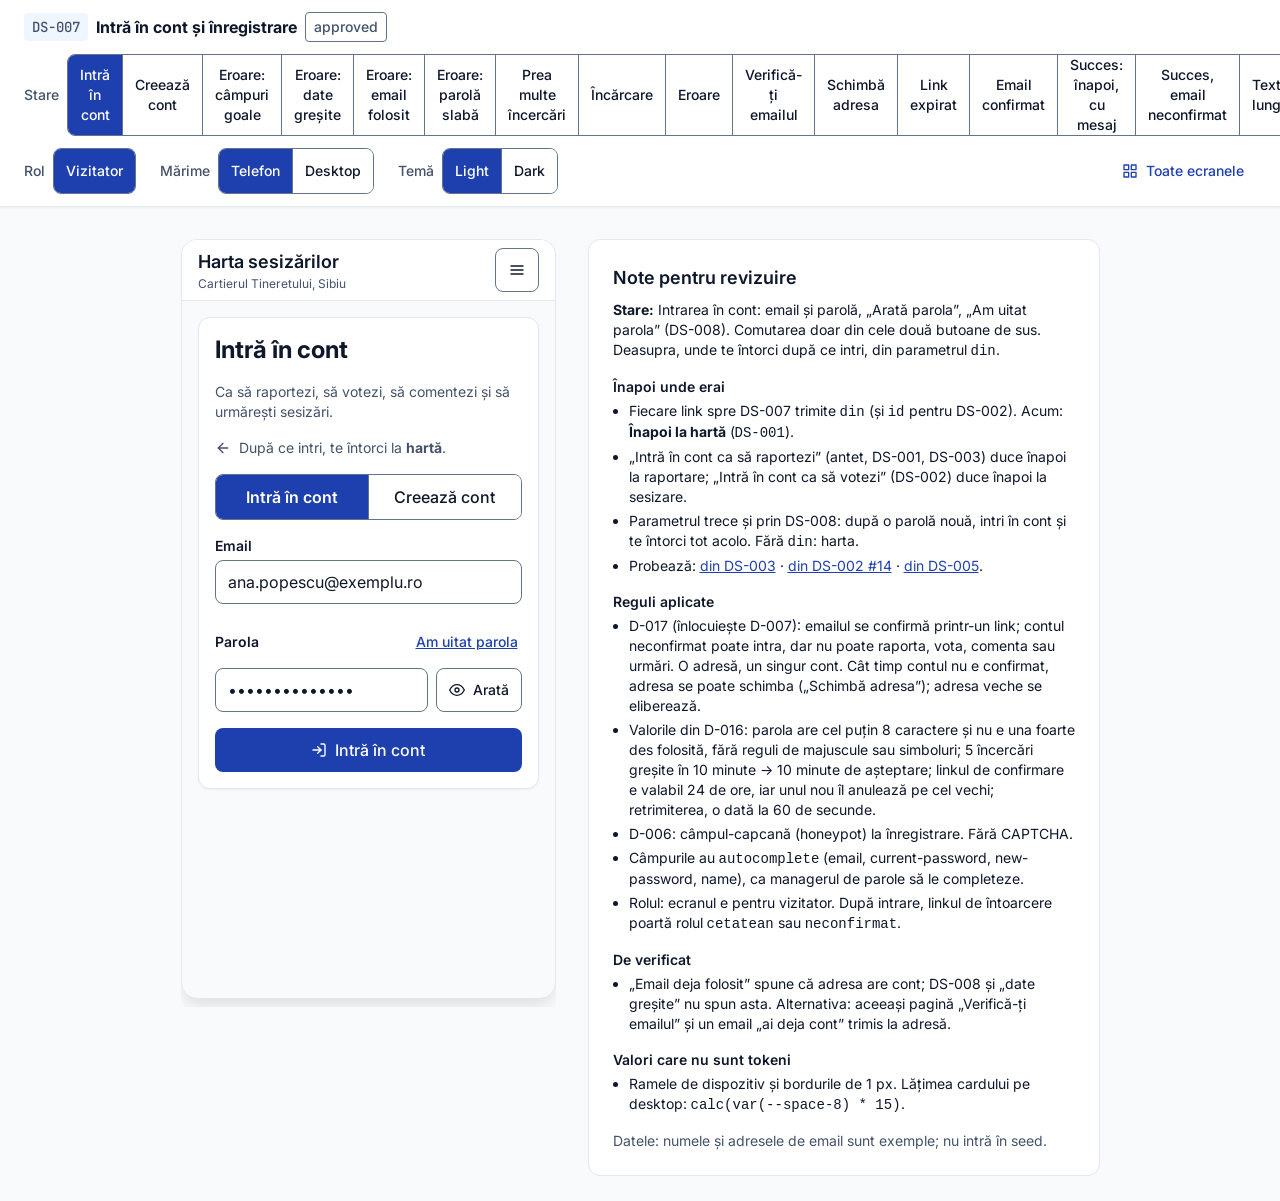
<file: docs/design/mocks/DS-007.html>
<!DOCTYPE html>
<html lang="ro">
<head>
  <meta charset="UTF-8">
  <meta name="viewport" content="width=device-width, initial-scale=1.0">
  <title>DS-007 · Intră în cont și înregistrare (Cartierul Tineretului, Sibiu) · approved</title>
  <link rel="preconnect" href="https://fonts.googleapis.com">
  <link rel="preconnect" href="https://fonts.gstatic.com" crossorigin>
  <link href="https://fonts.googleapis.com/css2?family=Inter:wght@400;500;600;700&family=JetBrains+Mono:wght@400;600&display=swap" rel="stylesheet">
  <!-- Tokens, mock bar, app header, messages, auth form: shared by every mock (DESIGN.md → Linking mocks) -->
  <link rel="stylesheet" href="shared.css">
  <style>
    /* DS-007 only. Tokens and shared parts (incl. the auth form): shared.css */
    .msg .btns { display: flex; flex-wrap: wrap; gap: var(--space-2); }
    /* "Bine ai revenit": a short message at the top of the screen you went back to */
    .back { position: relative; }
    .toast { position: sticky; top: var(--space-3); z-index: 2; margin: var(--space-3) var(--space-4) 0; display: grid; grid-template-columns: auto minmax(0, 1fr) auto;
      gap: var(--space-3); align-items: center; padding: var(--space-2) var(--space-2) var(--space-2) var(--space-4); border-radius: var(--radius-lg);
      background: var(--color-surface-elevated); border: 1px solid var(--color-success); box-shadow: var(--shadow-md); color: var(--color-text); }
    .frame[data-size="desktop"] .toast { width: calc(var(--space-8) * 13); margin: var(--space-4) auto 0; }
    .toast-ico { color: var(--color-success); display: grid; }
    .toast-text { display: grid; font-size: var(--text-sm); line-height: var(--lh-sm); overflow-wrap: anywhere; }
    .back-note { padding: 0 var(--space-4) var(--space-4); font-size: var(--text-sm); line-height: var(--lh-sm); }
  </style>
</head>
<body data-theme="light">

  <!-- Mock controls (not part of the screen): shared.js → mockBar() -->
  <header class="mock-bar" id="mock-bar" aria-label="Comenzi mock"></header>

  <main class="stage">
    <div class="frame-scroll"><div class="frame" id="frame"></div></div>
    <aside class="notes" id="notes"></aside>
  </main>

  <script src="seed.js"></script>
  <script src="shared.js"></script>
  <script>
    /* ── Data ─────────────────────────────────────────────────────────────
       No Field.md data here: the name and the email are example values. ?din=<DS-id> (and id for DS-002): where the
       person goes back to after signing in (authReturn() in shared.js). Values from the owner's answer (D-016):
       password at least 8 characters and not a very common one; 5 wrong attempts in 10 minutes → wait 10 minutes;
       confirmation link valid 24 hours, a new link cancels the old one; resend once every 60 seconds. */
    const STATES = [['login', 'Intră în cont'], ['register', 'Creează cont'], ['gol', 'Eroare: câmpuri goale'], ['gresit', 'Eroare: date greșite'],
      ['folosit', 'Eroare: email folosit'], ['slaba', 'Eroare: parolă slabă'], ['ratelimit', 'Prea multe încercări'], ['loading', 'Încărcare'],
      ['error', 'Eroare'], ['verifica', 'Verifică-ți emailul'], ['schimba', 'Schimbă adresa'], ['expirat', 'Link expirat'], ['confirmat', 'Email confirmat'],
      ['success', 'Succes: înapoi, cu mesaj'], ['neconfirmat', 'Succes, email neconfirmat'], ['long', 'Text lung']];
    const ROLES = ['vizitator'];
    const S = mockState({ state: 'login', role: 'vizitator', size: 'phone', theme: 'light' }, { roles: ROLES, states: STATES.map(x => x[0]) });
    const RET = authReturn();
    const EX = { name: 'Ana Popescu', email: 'ana.popescu@exemplu.ro', newEmail: 'ana.p@exemplu.ro',
      longName: 'Maria-Magdalena Constantinescu-Dumitrescu', longEmail: 'maria-magdalena.constantinescu-dumitrescu@asociatia-proprietarilor-tineretului.ro' };
    const REGISTER = ['register', 'folosit', 'slaba'];
    const NO_FORM = ['verifica', 'schimba', 'expirat', 'confirmat', 'long'];
    const BACK = ['success', 'neconfirmat']; // no screen of its own: back where you were, with a short message
    S.resent = false; S.showPw = false; S.changed = false;
    S.busyMode = 'login'; // the form that was sent when the state is 'loading'
    const mode = () => REGISTER.includes(S.state) || (S.state === 'loading' && S.busyMode === 'register') ? 'register' : 'login';
    const phone = () => S.size === 'phone';
    const busy = () => S.state === 'loading';
    const email = () => S.state === 'long' ? EX.longEmail : S.changed ? EX.newEmail : EX.email;
    const firstName = () => EX.name.split(/\s+/)[0];

    /* ── Parts ───────────────────────────────────────────────────────────── */
    const returnNote = () => `<p class="return-note">${ic('i-back')}<span>După ce intri, te întorci ${RET.label.startsWith('Înapoi') ? `la <strong>${RET.label.replace(/^Înapoi la /, '')}</strong>` : 'unde erai'}.</span></p>`;

    function field({ id, label, type = 'text', value = '', auto, hint, error, top = '' }) {
      const desc = error ? `${id}-err` : hint ? `${id}-h` : '';
      const input = `<input class="input" id="${id}" name="${id}" type="${type}" value="${value}" autocomplete="${auto}" ${type === 'email' ? 'inputmode="email" spellcheck="false"' : ''}
        ${error ? 'aria-invalid="true"' : ''} ${desc ? `aria-describedby="${desc}"` : ''} ${busy() || S.state === 'ratelimit' ? 'disabled' : ''}>`;
      const pw = type === 'password' || id.startsWith('pw');
      const box = pw ? `<div class="pw">${input.replace(`type="${type}"`, `type="${S.showPw ? 'text' : 'password'}"`)}
          <button type="button" class="btn btn-secondary btn-sm" data-act="showpw" aria-pressed="${S.showPw}" aria-controls="${id}" aria-label="Arată parola">${ic('i-confirmata')}${S.showPw ? 'Ascunde' : 'Arată'}</button></div>` : input;
      return `<div class="field"><div class="field-top"><label for="${id}">${label}</label>${top}</div>${box}
        ${error ? `<p class="field-error" id="${id}-err">${ic('i-alert')}<span>${error}</span></p>` : hint ? `<p class="hint" id="${id}-h">${hint}</p>` : ''}</div>`;
    }

    function tabs() {
      const t = (m, label) => `<button type="button" role="tab" data-act="tab" data-v="${m}" aria-selected="${mode() === m}" ${busy() ? 'disabled' : ''}>${label}</button>`;
      return `<div class="auth-tabs" role="tablist" aria-label="Ai deja cont?">${t('login', 'Intră în cont')}${t('register', 'Creează cont')}</div>`;
    }

    function loginForm() {
      const st = S.state, empty = st === 'gol';
      const forgot = `<a class="btn-link" href="${mockHref('DS-008', RET.params)}">Am uitat parola</a>`;
      const top = st === 'gresit' ? `<div class="msg msg-error" role="alert"><div class="msg-title">${ic('i-alert')}Emailul sau parola nu se potrivesc</div>
          <p>Verifică-le și încearcă din nou. Dacă nu mai știi parola, <a href="${mockHref('DS-008', RET.params)}">alege una nouă</a>.</p>
          <p>După 5 încercări greșite în 10 minute, va trebui să aștepți 10 minute.</p></div>`
        : st === 'ratelimit' ? `<div class="msg msg-error" role="alert"><div class="msg-title">${ic('i-lock')}Prea multe încercări</div>
          <p>Ai încercat de 5 ori în 10 minute cu date greșite, așa că am oprit autentificarea pentru 10 minute. Așa îți protejăm contul.</p>
          <p>Încearcă din nou peste 10 minute sau <a href="${mockHref('DS-008', RET.params)}">alege o parolă nouă</a>.</p></div>`
        : st === 'error' ? `<div class="msg msg-error" role="alert"><div class="msg-title">${ic('i-alert')}Nu am putut verifica datele</div>
          <p>Verifică-ți conexiunea la internet și încearcă din nou. Ce ai scris a rămas în formular.</p></div>` : '';
      const button = busy() ? `<button class="btn btn-primary btn-block" disabled aria-busy="true">${ic('i-hourglass')}Se verifică…</button>`
        : st === 'ratelimit' ? `<button class="btn btn-primary btn-block" disabled>${ic('i-lock')}Încearcă din nou peste 10 minute</button>`
        : `<button class="btn btn-primary btn-block" data-act="submit">${ic(st === 'error' ? 'i-refresh' : 'i-login')}${st === 'error' ? 'Încearcă din nou' : 'Intră în cont'}</button>`;
      return `${top}<form class="auth-form" novalidate onsubmit="return false" ${busy() ? 'aria-busy="true"' : ''}>
        ${field({ id: 'email', label: 'Email', type: 'email', auto: 'email', value: empty ? '' : email(), error: empty && 'Scrie adresa de email cu care ți-ai făcut contul.' })}
        ${field({ id: 'pw', label: 'Parola', type: 'password', auto: 'current-password', value: empty || st === 'gresit' ? '' : 'parola-exemplu', top: forgot, error: empty && 'Scrie parola.' })}
        ${button}</form>`;
    }

    function registerForm() {
      const st = S.state;
      const used = st === 'folosit' && `Există deja un cont cu adresa asta: o adresă poate avea un singur cont.
        <button type="button" class="btn-link" data-act="tab" data-v="login">Intră în cont</button> sau <a class="btn-link" href="${mockHref('DS-008', RET.params)}">alege o parolă nouă</a>.`;
      const weak = st === 'slaba' && 'Parola are doar 6 caractere. Alege una de cel puțin 8.';
      return `<form class="auth-form" novalidate onsubmit="return false" ${busy() ? 'aria-busy="true"' : ''}>
        ${field({ id: 'name', label: 'Nume', auto: 'name', value: EX.name, hint: 'Apare la sesizările și comentariile tale. Poți folosi doar prenumele și inițiala, de ex. „Ana P.”. Poți raporta și anonim.' })}
        ${field({ id: 'email', label: 'Email', type: 'email', auto: 'email', value: email(), error: used, hint: 'Îți trimitem un link ca să-ți confirmi adresa. O adresă poate avea un singur cont.' })}
        ${field({ id: 'pw-new', label: 'Parola', type: 'password', auto: 'new-password', value: st === 'slaba' ? 'sibiu1' : 'parola-exemplu', error: weak,
          hint: 'Cel puțin 8 caractere. Nu folosi o parolă foarte des întâlnită, ca „12345678”.' })}
        <div class="hp" aria-hidden="true"><label>Nu completa acest câmp<input name="website" tabindex="-1" autocomplete="off"></label></div>
        ${busy() ? `<button class="btn btn-primary btn-block" disabled aria-busy="true">${ic('i-hourglass')}Se creează contul…</button>`
          : `<button class="btn btn-primary btn-block" data-act="submit">${ic('i-user')}Creează contul</button>`}</form>`;
    }

    /* States after the form: the email confirmation (D-017) and the return to where you were */
    const resendBlock = () => S.resent
      ? `<div class="msg msg-success" role="status"><div class="msg-title">${ic('i-rezolvata')}Ți-am trimis din nou emailul</div>
          <p>Linkul vechi nu mai e valabil: deschide-l pe cel nou. Poți cere altul peste 60 de secunde.</p></div>
        <button class="btn btn-secondary btn-block" disabled>${ic('i-hourglass')}Poți retrimite peste 60 de secunde</button>`
      : `<button class="btn btn-secondary btn-block" data-act="resend">${ic('i-refresh')}Retrimite emailul</button>`;

    function result() {
      const st = S.state;
      const head = (icon, cls, title, sub) => `<span class="auth-ico ${cls}">${ic(icon, 'i-lg')}</span><h1 class="auth-title">${title}</h1>${sub ? `<p class="auth-sub">${sub}</p>` : ''}`;
      if (st === 'verifica' || st === 'long') return `${head('i-mail', '', 'Verifică-ți emailul', `Ți-am trimis un link de confirmare la <strong>${email()}</strong>. Deschide-l în cel mult 24 de ore.`)}
        <p>Până atunci ești în cont, dar nu poți raporta, vota, comenta sau urmări sesizări.</p>
        ${S.changed ? `<div class="msg msg-success" role="status"><div class="msg-title">${ic('i-rezolvata')}Am schimbat adresa</div>
          <p>Linkul trimis la adresa veche nu mai e valabil, iar adresa veche e din nou liberă.</p></div>` : ''}
        <p class="hint">Nu găsești emailul? Uită-te și în Spam. Ai greșit adresa? Schimb-o mai jos.</p>
        <div class="btns">${resendBlock()}${changeButton()}<a class="btn btn-ghost btn-block" href="${RET.href('neconfirmat')}">Continuă fără confirmare</a></div>`;
      if (st === 'schimba') return `${head('i-mail', '', 'Schimbă adresa', `Acum: <strong>${EX.email}</strong>. Contul nu e confirmat încă, așa că poți folosi altă adresă.`)}
        <form class="auth-form" novalidate onsubmit="return false">
          ${field({ id: 'email-new', label: 'Adresa nouă', type: 'email', auto: 'email', value: EX.newEmail,
            hint: 'Îți trimitem acolo un link nou. Linkul trimis la adresa veche nu mai merge, iar adresa veche rămâne liberă pentru alt cont.' })}
          <div class="btns"><button class="btn btn-primary btn-block" data-act="change">${ic('i-send')}Trimite linkul la adresa nouă</button>
            <button type="button" class="btn btn-secondary btn-block" data-act="state" data-v="verifica">Renunță</button></div></form>`;
      if (st === 'expirat') return `${head('i-clock', 'bad', 'Linkul de confirmare a expirat', 'Linkul e valabil 24 de ore, iar un link nou îl anulează pe cel vechi.')}
        <p>Cere un link nou și deschide-l pe cel mai recent primit.</p>
        <div class="btns">${S.resent ? resendBlock() : `<button class="btn btn-primary btn-block" data-act="resend">${ic('i-mail')}Trimite-mi un link nou</button>`}
          ${changeButton()}<a class="btn btn-ghost btn-block" href="${mockHref('DS-001')}">Mergi la hartă</a></div>`;
      if (st === 'confirmat') return `${head('i-rezolvata', 'ok', 'Emailul tău e confirmat', 'Mulțumim! Acum poți raporta, vota, comenta și urmări sesizări.')}
        <div class="btns"><a class="btn btn-primary btn-block" href="${RET.href('cetatean')}">${ic('i-back')}${RET.label}</a></div>`;
      return '';
    }
    const changeButton = () => `<button type="button" class="btn btn-secondary btn-block" data-act="state" data-v="schimba">${ic('i-mail')}Schimbă adresa</button>`;

    /* After signing in: no screen of its own. The app goes straight back where you were (RET) and shows
       "Bine ai revenit, <prenume>!", which closes by itself (--duration-message, 5 s, Q-028) or with ×. The mock draws the example
       message over a sketch of that screen. */
    function backView() {
      const sk = (w, h = 'var(--space-3)') => `<span class="sk" style="display:block; width:${w}; height:${h}"></span>`;
      const role = S.state === 'neconfirmat' ? 'neconfirmat' : 'cetatean';
      const toast = `<div class="toast" role="status"><span class="toast-ico">${ic('i-rezolvata')}</span>
          <div class="toast-text"><strong>Bine ai revenit, ${firstName()}!</strong>${role === 'neconfirmat' ? '<span>Confirmă-ți emailul ca să poți raporta, vota și comenta.</span>' : ''}</div>
          <button class="btn btn-ghost btn-icon" data-act="toast-close" aria-label="Închide mesajul">${ic('i-x')}</button></div>`;
      const origin = screen(RET.to);
      const again = `<p class="back-note"><button class="btn btn-secondary btn-sm" data-act="toast-again">${ic('i-refresh')}Arată din nou mesajul</button> <span class="ex" title="Doar în mock">exemplu</span></p>`;
      return `<div class="app">${appbar({ ...S, role }, { brandH1: false })}<div class="page back">${S.toast === false ? again : toast}
        <div class="ghost"><h1 class="ghost-h">${origin.ro}${RET.to === 'DS-002' ? ` <span class="mono">#${RET.params.id}</span>` : ''}</h1>${sk('90%')}${sk('70%')}${sk('100%', 'calc(var(--space-8) * 4)')}${sk('60%')}</div>
        <p class="back-note"><a href="${RET.href(role)}">Mergi la ecranul real: ${origin.ro} ${ic('i-chevron')}</a> <span class="ex" title="Doar în mock">exemplu</span></p></div></div>`;
    }

    function card() {
      if (NO_FORM.includes(S.state)) return `<div class="auth-card" role="status">${result()}</div>`;
      const reg = mode() === 'register';
      return `<div class="auth-card"><h1 class="auth-title">${reg ? 'Creează-ți cont' : 'Intră în cont'}</h1>
        <p class="auth-sub">${reg ? 'Cu un cont poți raporta, vota, comenta și urmări sesizările din Cartierul Tineretului.' : 'Ca să raportezi, să votezi, să comentezi și să urmărești sesizări.'}</p>
        ${returnNote()}${tabs()}${reg ? registerForm() : loginForm()}</div>`;
    }

    function content() {
      if (BACK.includes(S.state)) return backView();
      return `<div class="app">${appbar(S, { current: 'DS-007', brandH1: false })}<div class="page"><div class="auth">${card()}</div></div></div>`;
    }

    /* ── Notes ───────────────────────────────────────────────────────────── */
    const STATE_NOTES = {
      login: 'Intrarea în cont: email și parolă, „Arată parola”, „Am uitat parola” (DS-008). Comutarea doar din cele două butoane de sus. Deasupra, unde te întorci după ce intri, din parametrul <code>din</code>.',
      register: 'Înregistrarea: nume, email, parolă. Contul nou e mereu de cetățean; operatorii și adminii sunt numiți în DS-013. Câmpul-capcană (honeypot, D-006) e ascuns.',
      gol: 'Ai apăsat „Intră în cont” cu câmpurile goale: fiecare câmp spune ce lipsește. Erorile apar doar după apăsare, ca în DS-003.',
      gresit: 'Email sau parolă greșită: același mesaj în ambele cazuri, ca să nu aflăm dacă adresa are cont. Parola se golește, emailul rămâne.',
      folosit: 'Adresa are deja un cont (D-017: o adresă, un singur cont). Mesajul oferă „Intră în cont” și „alege o parolă nouă”. Atenție: mesajul spune că adresa are cont, iar DS-008 nu spune asta (vezi notele).',
      slaba: 'Parolă prea scurtă (exemplu: 6 caractere). Pentru o parolă foarte des folosită, mesajul e: „Parola asta e foarte des folosită și se ghicește ușor. Alege alta.”',
      ratelimit: 'După 5 încercări greșite în 10 minute (pe email sau pe conexiune), autentificarea se oprește 10 minute. Câmpurile și butonul sunt blocate; „alege o parolă nouă” rămâne activ.',
      loading: 'Se verifică datele: câmpurile și filele sunt blocate, butonul spune „Se verifică…”.',
      error: 'Eroare de conexiune: nimic nu s-a schimbat, datele rămân în formular, butonul devine „Încearcă din nou”.',
      verifica: 'După înregistrare (D-017): „Verifică-ți emailul”, cu „Retrimite emailul” (o dată la 60 de secunde; apasă-l ca să vezi starea), „Schimbă adresa” și „Continuă fără confirmare”, care te duce înapoi unde erai, cu contul neconfirmat.',
      expirat: 'Ai deschis un link de confirmare mai vechi de 24 de ore sau anulat de unul mai nou: „Trimite-mi un link nou”.',
      confirmat: 'Ai deschis linkul bun: emailul e confirmat, butonul te duce înapoi unde erai, ca cetățean.',
      success: 'Fără ecran „Ai intrat în cont”: te întorci direct unde erai, ca cetățean, cu mesajul scurt „Bine ai revenit, Ana!” (prenumele din nume), care dispare singur sau cu ×. Mock-ul desenează mesajul peste o schiță a ecranului de întoarcere; linkul de jos deschide ecranul adevărat. Mesajul rămâne 5 secunde (<code>--duration-message</code>, Q-028), cu pauză cât timp e sub mouse sau are focus; × îl închide imediat. După ce dispare, „Arată din nou mesajul” (doar în mock) îl readuce.',
      neconfirmat: 'La fel, cu un cont neconfirmat (D-017 permite intrarea): mesajul adaugă „Confirmă-ți emailul…”; ecranul de întoarcere are deja bannerul „Verifică-ți emailul” cu „Retrimite emailul”.',
      schimba: '„Schimbă adresa”, cât timp contul nu e confirmat (în „Verifică-ți emailul” și „Link expirat”): adresa nouă primește un link nou, linkul vechi nu mai merge, iar adresa veche se eliberează. Dacă adresa nouă are deja cont, apare eroarea de la „Email folosit”. După trimitere: „Verifică-ți emailul” cu adresa nouă.',
      long: 'Text lung: o adresă de email foarte lungă în „Verifică-ți emailul” se rupe pe rânduri. În câmpuri, textul lung derulează în interiorul câmpului.',
    };
    function notes() {
      return `<h2>Note pentru revizuire</h2>
        <p><strong>Stare:</strong> ${STATE_NOTES[S.state]}</p>
        <h3>Înapoi unde erai</h3>
        <ul><li>Fiecare link spre DS-007 trimite <code>din</code> (și <code>id</code> pentru DS-002). Acum: <strong>${RET.label}</strong> (<code>${RET.to}</code>).</li>
          <li>„Intră în cont ca să raportezi” (antet, DS-001, DS-003) duce înapoi la raportare; „Intră în cont ca să votezi” (DS-002) duce înapoi la sesizare.</li>
          <li>Parametrul trece și prin DS-008: după o parolă nouă, intri în cont și te întorci tot acolo. Fără <code>din</code>: harta.</li>
          <li>Probează: <a href="${mockHref('DS-007', { din: 'DS-003' })}">din DS-003</a> · <a href="${mockHref('DS-007', { din: 'DS-002', id: 14 })}">din DS-002 #14</a> · <a href="${mockHref('DS-007', { din: 'DS-005' })}">din DS-005</a>.</li></ul>
        <h3>Reguli aplicate</h3>
        <ul><li>D-017 (înlocuiește D-007): emailul se confirmă printr-un link; contul neconfirmat poate intra, dar nu poate raporta, vota, comenta sau urmări. O adresă, un singur cont. Cât timp contul nu e confirmat, adresa se poate schimba („Schimbă adresa”); adresa veche se eliberează.</li>
          <li>Valorile din D-016: parola are cel puțin 8 caractere și nu e una foarte des folosită, fără reguli de majuscule sau simboluri; 5 încercări greșite în 10 minute → 10 minute de așteptare; linkul de confirmare e valabil 24 de ore, iar unul nou îl anulează pe cel vechi; retrimiterea, o dată la 60 de secunde.</li>
          <li>D-006: câmpul-capcană (honeypot) la înregistrare. Fără CAPTCHA.</li>
          <li>Câmpurile au <code>autocomplete</code> (email, current-password, new-password, name), ca managerul de parole să le completeze.</li>
          <li>Rolul: ecranul e pentru vizitator. După intrare, linkul de întoarcere poartă rolul <code>cetatean</code> sau <code>neconfirmat</code>.</li></ul>
        <h3>De verificat</h3>
        <ul><li>„Email deja folosit” spune că adresa are cont; DS-008 și „date greșite” nu spun asta. Alternativa: aceeași pagină „Verifică-ți emailul” și un email „ai deja cont” trimis la adresă.</li></ul>
        <h3>Valori care nu sunt tokeni</h3>
        <ul><li>Ramele de dispozitiv și bordurile de 1 px. Lățimea cardului pe desktop: <code>calc(var(--space-8) * 15)</code>.</li></ul>
        <p class="muted" style="margin-top: var(--space-4)">Datele: numele și adresele de email sunt exemple; nu intră în seed.</p>`;
    }

    /* ── Render ──────────────────────────────────────────────────────────── */
    function render() {
      syncBar(S);
      syncUrl(S, RET.params);
      const frame = document.getElementById('frame');
      frame.dataset.size = S.size;
      frame.innerHTML = content();
      document.getElementById('notes').innerHTML = notes();
    }

    let timer;
    document.addEventListener('click', e => {
      const ctl = e.target.closest('[data-ctl] button');
      if (ctl) {
        S[ctl.parentElement.dataset.ctl] = ctl.dataset.v;
        if (ctl.parentElement.dataset.ctl === 'state') { clearTimeout(timer); S.resent = false; S.busyMode = 'login'; S.changed = false; S.toast = true; }
        return render();
      }
      const act = e.target.closest('[data-act]');
      if (!act) return;
      const a = act.dataset.act;
      if (a === 'tab') { S.state = act.dataset.v; S.resent = false; }
      if (a === 'state') S.state = act.dataset.v;
      if (a === 'change') { S.changed = true; S.resent = false; S.state = 'verifica'; }
      if (a === 'toast-close') { S.toast = false; stopToast(); }
      if (a === 'toast-again') S.toast = true;
      if (a === 'showpw') S.showPw = !S.showPw;
      if (a === 'resend') { S.resent = true; if (S.state === 'expirat') S.state = 'verifica'; }
      if (a === 'submit') {
        const reg = mode() === 'register';
        S.busyMode = reg ? 'register' : 'login'; S.state = 'loading';
        // after signing in, straight back where you were (the app shows "Bine ai revenit" there)
        timer = setTimeout(() => { if (reg) { S.state = 'verifica'; render(); } else location.href = RET.href('cetatean'); }, 1200);
      }
      render();
    });

    /* The message closes by itself after --duration-message (5 s, DESIGN.md, Q-028); the countdown pauses while the
       pointer is over it or it has focus; × closes it at once. */
    let toastTimer, toastLeft, toastStart;
    const toastMs = () => parseFloat(getComputedStyle(document.documentElement).getPropertyValue('--duration-message')) * 1000;
    function stopToast() { clearTimeout(toastTimer); toastTimer = null; }
    function runToast() { stopToast(); toastStart = Date.now(); toastTimer = setTimeout(() => { S.toast = false; render(); }, toastLeft); }
    function pauseToast() { if (toastTimer) { stopToast(); toastLeft -= Date.now() - toastStart; } }
    function armToast() {
      const t = document.querySelector('.toast');
      if (!t) return stopToast();
      toastLeft = toastMs();
      const busy = () => t.matches(':hover') || t.contains(document.activeElement);
      t.addEventListener('mouseenter', pauseToast); t.addEventListener('focusin', pauseToast);
      t.addEventListener('mouseleave', () => { if (!busy()) runToast(); });
      t.addEventListener('focusout', e => { if (!t.contains(e.relatedTarget) && !t.matches(':hover')) runToast(); });
      runToast();
    }
    const renderBase = render;
    render = function () { renderBase(); if (BACK.includes(S.state) && S.toast !== false) armToast(); else stopToast(); };

    mockBar({ id: 'DS-007', states: STATES, roles: ROLES });
    render();
  </script>
</body>
</html>
</file>
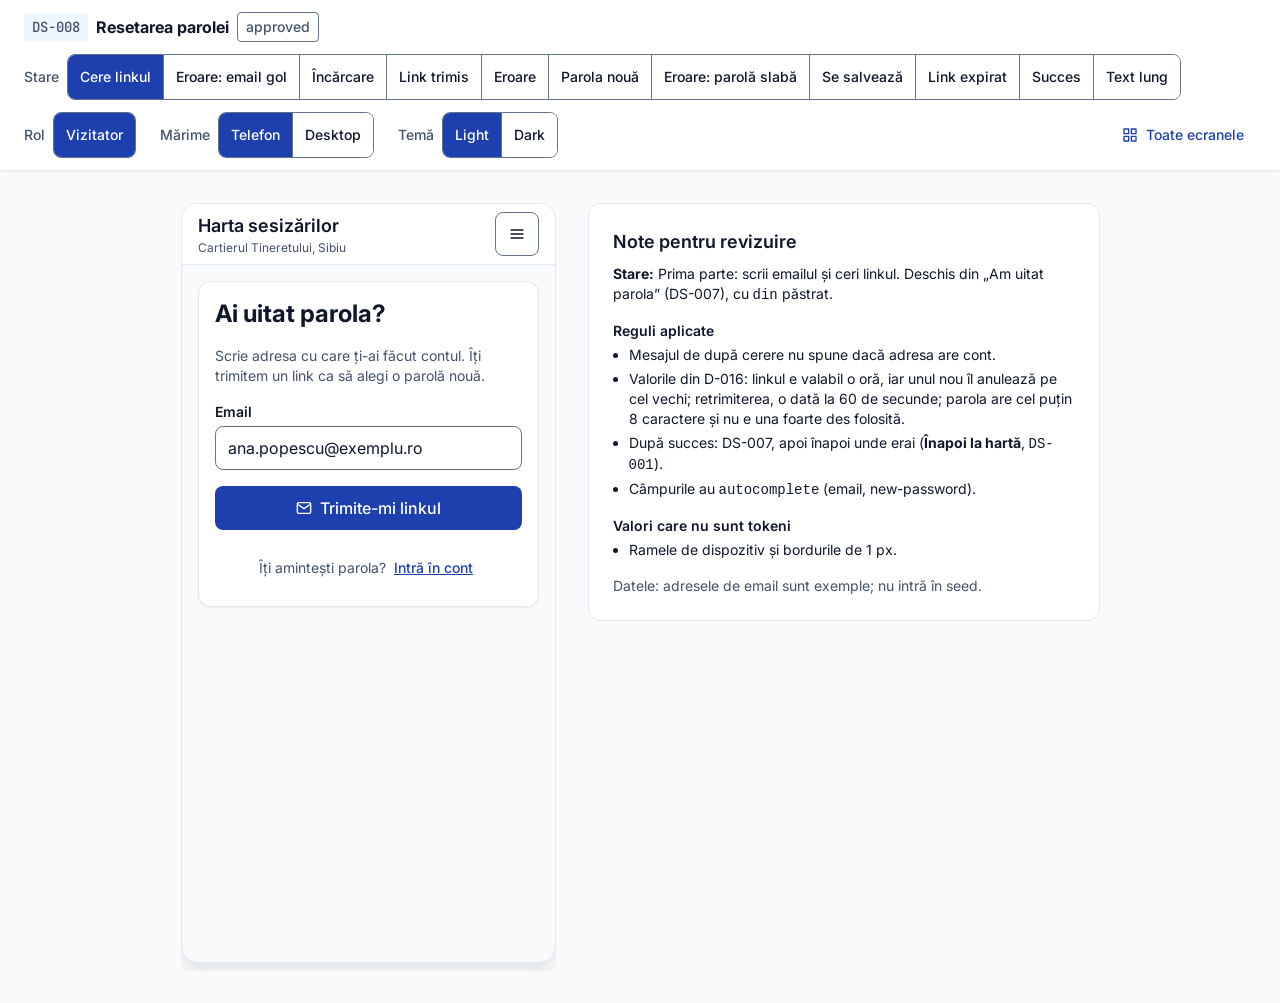
<file: docs/design/mocks/DS-008.html>
<!DOCTYPE html>
<html lang="ro">
<head>
  <meta charset="UTF-8">
  <meta name="viewport" content="width=device-width, initial-scale=1.0">
  <title>DS-008 · Resetarea parolei (Cartierul Tineretului, Sibiu) · approved</title>
  <link rel="preconnect" href="https://fonts.googleapis.com">
  <link rel="preconnect" href="https://fonts.gstatic.com" crossorigin>
  <link href="https://fonts.googleapis.com/css2?family=Inter:wght@400;500;600;700&family=JetBrains+Mono:wght@400;600&display=swap" rel="stylesheet">
  <!-- Tokens, mock bar, app header, messages, auth form: shared by every mock (DESIGN.md → Linking mocks) -->
  <link rel="stylesheet" href="shared.css">
</head>
<body data-theme="light">

  <!-- Mock controls (not part of the screen): shared.js → mockBar() -->
  <header class="mock-bar" id="mock-bar" aria-label="Comenzi mock"></header>

  <main class="stage">
    <div class="frame-scroll"><div class="frame" id="frame"></div></div>
    <aside class="notes" id="notes"></aside>
  </main>

  <script src="seed.js"></script>
  <script src="shared.js"></script>
  <script>
    /* ── Data ─────────────────────────────────────────────────────────────
       Two parts: ask for the link (by email), then the page the link opens (new password). The email is an example.
       ?din=<DS-id> (and id): carried from DS-007 and back to it, so that after signing in the person goes back where they were.
       Values from the owner's answer (D-016): the reset link is valid 1 hour, a new link cancels the old one;
       resend once a minute; the password rule is the one of DS-007 (at least 8 characters, not a very common one). */
    const STATES = [['cere', 'Cere linkul'], ['gol', 'Eroare: email gol'], ['loading', 'Încărcare'], ['trimis', 'Link trimis'], ['error', 'Eroare'],
      ['nou', 'Parola nouă'], ['slaba', 'Eroare: parolă slabă'], ['saving', 'Se salvează'],
      ['expirat', 'Link expirat'], ['success', 'Succes'], ['long', 'Text lung']];
    const ROLES = ['vizitator'];
    const S = mockState({ state: 'cere', role: 'vizitator', size: 'phone', theme: 'light' }, { roles: ROLES, states: STATES.map(x => x[0]) });
    const RET = authReturn();
    const EX = { email: 'ana.popescu@exemplu.ro', longEmail: 'maria-magdalena.constantinescu-dumitrescu@asociatia-proprietarilor-tineretului.ro' };
    const REQUEST = ['cere', 'gol', 'loading', 'error'], NEW = ['nou', 'slaba', 'saving'];
    S.resent = false; S.showPw = false;
    const busy = () => S.state === 'loading' || S.state === 'saving';
    const email = () => S.state === 'long' ? EX.longEmail : EX.email;
    const loginHref = () => mockHref('DS-007', RET.params);

    /* ── Parts ───────────────────────────────────────────────────────────── */
    function field({ id, label, type = 'text', value = '', auto, hint, error }) {
      const desc = error ? `${id}-err` : hint ? `${id}-h` : '';
      const pw = type === 'password';
      const input = `<input class="input" id="${id}" name="${id}" type="${pw && S.showPw ? 'text' : type}" value="${value}" autocomplete="${auto}"
        ${type === 'email' ? 'inputmode="email" spellcheck="false"' : ''} ${error ? 'aria-invalid="true"' : ''} ${desc ? `aria-describedby="${desc}"` : ''} ${busy() ? 'disabled' : ''}>`;
      const box = pw ? `<div class="pw">${input}<button type="button" class="btn btn-secondary btn-sm" data-act="showpw" aria-pressed="${S.showPw}" aria-controls="${id}" aria-label="Arată parola"
          ${busy() ? 'disabled' : ''}>${ic('i-confirmata')}${S.showPw ? 'Ascunde' : 'Arată'}</button></div>` : input;
      return `<div class="field"><label for="${id}">${label}</label>${box}
        ${error ? `<p class="field-error" id="${id}-err">${ic('i-alert')}<span>${error}</span></p>` : hint ? `<p class="hint" id="${id}-h">${hint}</p>` : ''}</div>`;
    }
    const head = (icon, cls, title, sub) => `<span class="auth-ico ${cls}">${ic(icon, 'i-lg')}</span><h1 class="auth-title">${title}</h1>${sub ? `<p class="auth-sub">${sub}</p>` : ''}`;

    function requestCard() {
      const st = S.state;
      const err = st === 'error' ? `<div class="msg msg-error" role="alert"><div class="msg-title">${ic('i-alert')}Nu am putut trimite cererea</div>
          <p>Verifică-ți conexiunea la internet și încearcă din nou. Adresa a rămas în formular.</p></div>` : '';
      const button = st === 'loading' ? `<button class="btn btn-primary btn-block" disabled aria-busy="true">${ic('i-hourglass')}Se trimite…</button>`
        : `<button class="btn btn-primary btn-block" data-act="request">${ic(st === 'error' ? 'i-refresh' : 'i-mail')}${st === 'error' ? 'Încearcă din nou' : 'Trimite-mi linkul'}</button>`;
      return `<h1 class="auth-title">Ai uitat parola?</h1>
        <p class="auth-sub">Scrie adresa cu care ți-ai făcut contul. Îți trimitem un link ca să alegi o parolă nouă.</p>
        ${err}<form class="auth-form" novalidate onsubmit="return false" ${st === 'loading' ? 'aria-busy="true"' : ''}>
        ${field({ id: 'email', label: 'Email', type: 'email', auto: 'email', value: st === 'gol' ? '' : email(), error: st === 'gol' && 'Scrie adresa de email cu care ți-ai făcut contul.' })}
        ${button}</form>
        <p class="auth-alt">Îți amintești parola?<a class="btn-link" href="${loginHref()}">Intră în cont</a></p>`;
    }

    const resendBlock = () => S.resent
      ? `<div class="msg msg-success" role="status"><div class="msg-title">${ic('i-rezolvata')}Am trimis din nou cererea</div>
          <p>Dacă adresa are cont, primești un link nou; cel vechi nu mai e valabil. Poți cere altul peste 60 de secunde.</p></div>
        <button class="btn btn-secondary btn-block" disabled>${ic('i-hourglass')}Poți retrimite peste 60 de secunde</button>`
      : `<button class="btn btn-secondary btn-block" data-act="resend">${ic('i-refresh')}Retrimite emailul</button>`;

    function sentCard() {
      return `${head('i-mail', '', 'Verifică-ți emailul', `Dacă adresa <strong>${email()}</strong> are cont, ți-am trimis un link ca să alegi o parolă nouă.`)}
        <p>Linkul e valabil o oră. Deschide-l pe cel mai recent primit.</p>
        <p class="hint">Nu găsești emailul? Uită-te și în Spam sau verifică dacă ai scris adresa cu care ți-ai făcut contul.</p>
        <div class="btns">${resendBlock()}<a class="btn btn-ghost btn-block" href="${loginHref()}">${ic('i-back')}Înapoi la intrarea în cont</a></div>`;
    }

    function newCard() {
      const st = S.state;
      const button = st === 'saving' ? `<button class="btn btn-primary btn-block" disabled aria-busy="true">${ic('i-hourglass')}Se salvează…</button>`
        : `<button class="btn btn-primary btn-block" data-act="save">${ic('i-lock')}Salvează parola nouă</button>`;
      return `<h1 class="auth-title">Alege o parolă nouă</h1>
        <p class="auth-sub">Pentru contul <strong>${email()}</strong>.</p>
        <form class="auth-form" novalidate onsubmit="return false" ${st === 'saving' ? 'aria-busy="true"' : ''}>
        ${field({ id: 'pw-new', label: 'Parola nouă', type: 'password', auto: 'new-password', value: st === 'slaba' ? '12345678' : 'parola-exemplu',
          error: st === 'slaba' && 'Parola asta e foarte des folosită și se ghicește ușor. Alege alta.', hint: 'Cel puțin 8 caractere. Nu folosi o parolă foarte des întâlnită, ca „12345678”.' })}
        ${button}</form>`;
    }

    function card() {
      const st = S.state;
      if (REQUEST.includes(st)) return `<div class="auth-card">${requestCard()}</div>`;
      if (NEW.includes(st)) return `<div class="auth-card">${newCard()}</div>`;
      if (st === 'trimis' || st === 'long') return `<div class="auth-card" role="status">${sentCard()}</div>`;
      if (st === 'expirat') return `<div class="auth-card" role="status">${head('i-clock', 'bad', 'Linkul a expirat', 'Linkul pentru o parolă nouă e valabil o oră, iar un link nou îl anulează pe cel vechi.')}
        <p>Cere un link nou și deschide-l pe cel mai recent primit.</p>
        <div class="btns"><button class="btn btn-primary btn-block" data-act="again">${ic('i-mail')}Cere un link nou</button>
          <a class="btn btn-ghost btn-block" href="${loginHref()}">Înapoi la intrarea în cont</a></div></div>`;
      return `<div class="auth-card" role="status">${head('i-rezolvata', 'ok', 'Parola ta e schimbată', 'Intră în cont cu parola nouă.')}
        <div class="btns"><a class="btn btn-primary btn-block" href="${loginHref()}">${ic('i-login')}Intră în cont</a></div></div>`;
    }

    function content() {
      return `<div class="app">${appbar(S, { current: 'DS-008', brandH1: false })}<div class="page"><div class="auth">${card()}</div></div></div>`;
    }

    /* ── Notes ───────────────────────────────────────────────────────────── */
    const STATE_NOTES = {
      cere: 'Prima parte: scrii emailul și ceri linkul. Deschis din „Am uitat parola” (DS-007), cu <code>din</code> păstrat.',
      gol: 'Ai apăsat „Trimite-mi linkul” fără adresă: câmpul spune ce lipsește.',
      loading: 'Se trimite cererea: câmpul și butonul sunt blocate.',
      trimis: '„Dacă adresa are cont, ți-am trimis un link”: același ecran, fie că adresa are cont, fie că nu, ca să nu se afle cine are cont. Dacă nu are, nu se trimite nimic. „Retrimite emailul” merge o dată la 60 de secunde (apasă-l ca să vezi starea).',
      error: 'Eroare de conexiune: cererea nu a plecat, adresa rămâne, butonul devine „Încearcă din nou”.',
      nou: 'A doua parte: pagina din link. Parola nouă o singură dată; „Arată” o face vizibilă, ca să verifici ce ai scris. Aceeași regulă ca la înregistrare.',
      slaba: 'Parolă foarte des folosită („12345678”): eroarea spune de ce și ce să faci. Pentru o parolă prea scurtă, mesajul e cel din DS-007.',
      saving: 'Se salvează: câmpurile și butonul sunt blocate.',
      expirat: 'Ai deschis un link mai vechi de o oră sau anulat de unul mai nou: „Cere un link nou” te duce înapoi la prima parte.',
      success: 'Parola e schimbată: „Intră în cont” duce la DS-007, cu <code>din</code> păstrat, deci după intrare te întorci unde erai.',
      long: 'Text lung: o adresă de email foarte lungă se rupe pe rânduri.',
    };
    function notes() {
      return `<h2>Note pentru revizuire</h2>
        <p><strong>Stare:</strong> ${STATE_NOTES[S.state]}</p>
        <h3>Reguli aplicate</h3>
        <ul><li>Mesajul de după cerere nu spune dacă adresa are cont.</li>
          <li>Valorile din D-016: linkul e valabil o oră, iar unul nou îl anulează pe cel vechi; retrimiterea, o dată la 60 de secunde; parola are cel puțin 8 caractere și nu e una foarte des folosită.</li>
          <li>După succes: DS-007, apoi înapoi unde erai (<strong>${RET.label}</strong>, <code>${RET.to}</code>).</li>
          <li>Câmpurile au <code>autocomplete</code> (email, new-password).</li></ul>
        <h3>Valori care nu sunt tokeni</h3>
        <ul><li>Ramele de dispozitiv și bordurile de 1 px.</li></ul>
        <p class="muted" style="margin-top: var(--space-4)">Datele: adresele de email sunt exemple; nu intră în seed.</p>`;
    }

    /* ── Render ──────────────────────────────────────────────────────────── */
    function render() {
      syncBar(S);
      syncUrl(S, RET.params);
      const frame = document.getElementById('frame');
      frame.dataset.size = S.size;
      frame.innerHTML = content();
      document.getElementById('notes').innerHTML = notes();
    }

    let timer;
    const after = (next, ms = 1200) => { clearTimeout(timer); timer = setTimeout(() => { S.state = next; render(); }, ms); };
    document.addEventListener('click', e => {
      const ctl = e.target.closest('[data-ctl] button');
      if (ctl) {
        S[ctl.parentElement.dataset.ctl] = ctl.dataset.v;
        if (ctl.parentElement.dataset.ctl === 'state') { clearTimeout(timer); S.resent = false; }
        return render();
      }
      const act = e.target.closest('[data-act]');
      if (!act) return;
      const a = act.dataset.act;
      if (a === 'showpw') S.showPw = !S.showPw;
      if (a === 'resend') S.resent = true;
      if (a === 'again') { S.state = 'cere'; S.resent = false; }
      if (a === 'request') { S.state = 'loading'; after('trimis'); }
      if (a === 'save') { S.state = 'saving'; after('success'); }
      render();
    });

    mockBar({ id: 'DS-008', states: STATES, roles: ROLES });
    render();
  </script>
</body>
</html>
</file>
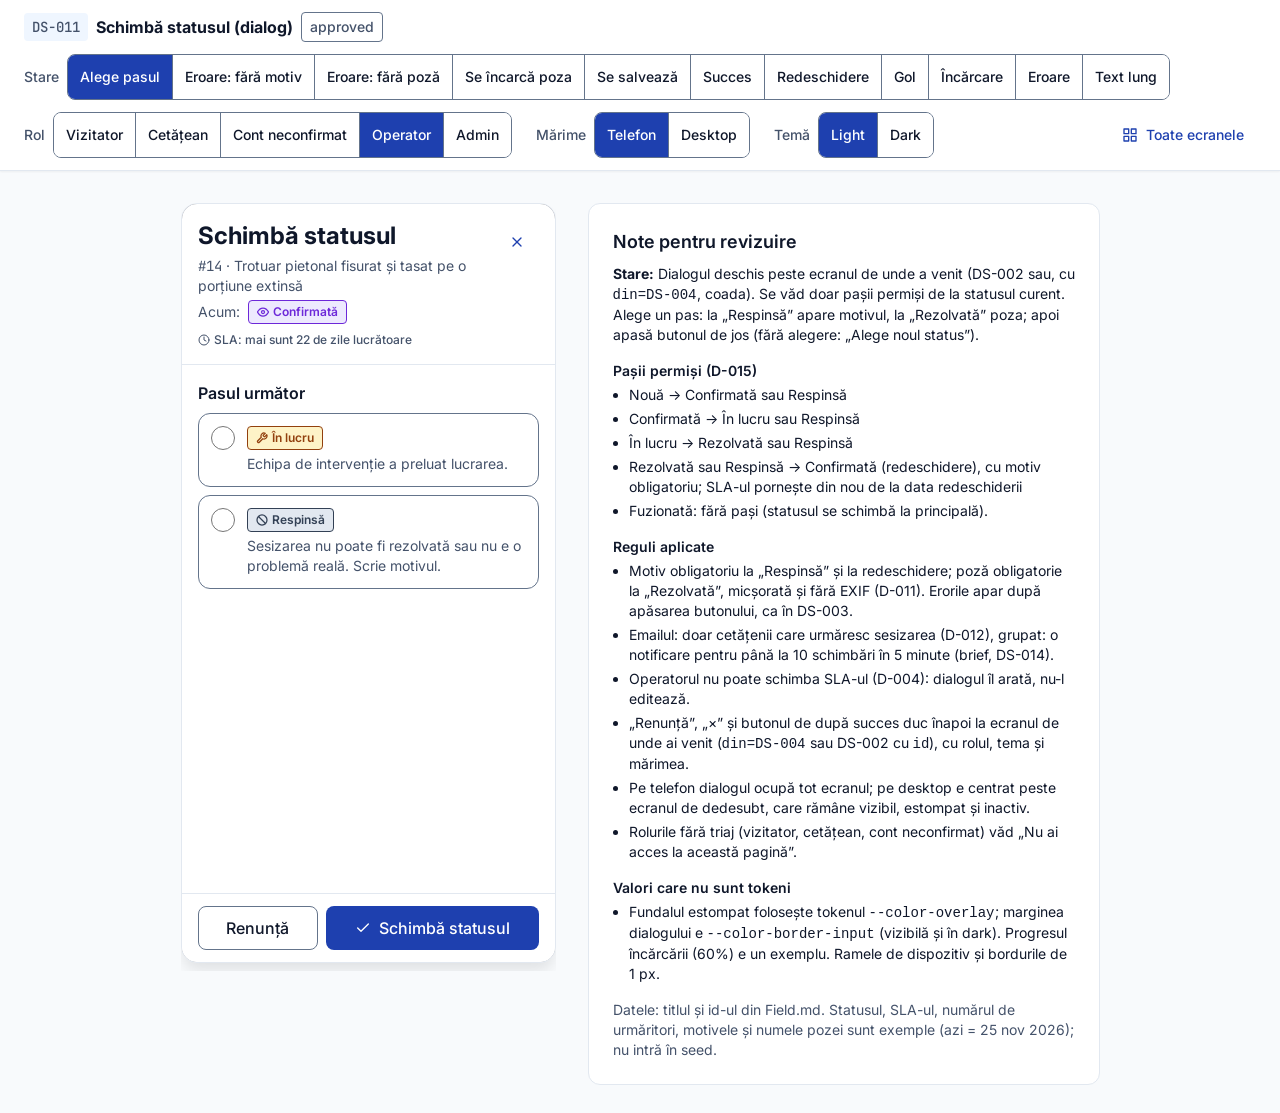
<file: docs/design/mocks/DS-011.html>
<!DOCTYPE html>
<html lang="ro">
<head>
  <meta charset="UTF-8">
  <meta name="viewport" content="width=device-width, initial-scale=1.0">
  <title>DS-011 · Schimbă statusul (Cartierul Tineretului, Sibiu) · approved</title>
  <link rel="preconnect" href="https://fonts.googleapis.com">
  <link rel="preconnect" href="https://fonts.gstatic.com" crossorigin>
  <link href="https://fonts.googleapis.com/css2?family=Inter:wght@400;500;600;700&family=JetBrains+Mono:wght@400;600&display=swap" rel="stylesheet">
  <!-- Tokens, mock bar, app header, badges, messages, dialogs: shared by every mock (DESIGN.md → Linking mocks) -->
  <link rel="stylesheet" href="shared.css">
  <style>
    /* DS-011 only. Tokens and shared parts: shared.css */
    .page { flex: 1; min-height: 0; overflow-y: auto; }
    .hint { font-size: var(--text-sm); line-height: var(--lh-sm); color: var(--color-text-muted); }
    .now { display: flex; flex-wrap: wrap; gap: var(--space-2); align-items: center; font-size: var(--text-sm); line-height: var(--lh-sm); }
    .form { display: grid; gap: var(--space-2); }
    .form label, .form .label { font-weight: 600; }
    .textarea { width: 100%; min-height: calc(var(--space-8) * 3); padding: var(--space-3); border-radius: var(--radius-md); resize: vertical;
      border: 1px solid var(--color-border-input); background: var(--color-surface); color: var(--color-text); font: inherit; }
    .textarea[aria-invalid="true"], .drop[aria-invalid="true"] { border-color: var(--color-danger); box-shadow: inset 0 0 0 1px var(--color-danger); }
    .drop { display: grid; gap: var(--space-2); justify-items: center; text-align: center; padding: var(--space-4); border-radius: var(--radius-lg);
      border: 1px dashed var(--color-border-input); background: var(--color-surface-elevated); }
    .drop .i-xl { color: var(--color-text-muted); }
    .picked { display: grid; grid-template-columns: auto minmax(0, 1fr); gap: var(--space-3); align-items: center; padding: var(--space-3);
      border-radius: var(--radius-lg); border: 1px solid var(--color-border); }
    .picked .acts { grid-column: 1 / -1; display: flex; flex-wrap: wrap; gap: var(--space-2); }
    .thumb-res { background: linear-gradient(to bottom, var(--color-status-rezolvata-bg) 55%, var(--color-border) 55%); }
    .progress { width: 100%; height: var(--space-2); border-radius: var(--radius-full); background: var(--color-border); overflow: hidden; }
    .progress span { display: block; height: 100%; background: var(--color-primary); }
    .privacy { display: flex; gap: var(--space-2); align-items: flex-start; font-size: var(--text-sm); line-height: var(--lh-sm); }
    .privacy .i { color: var(--color-success); margin-top: calc(var(--space-1) / 2); }
    .result { display: grid; gap: var(--space-3); }
    .result .btns { display: flex; flex-wrap: wrap; gap: var(--space-2); }
    .sk-block { background: var(--color-surface-elevated); border-radius: var(--radius-lg); }
  </style>
</head>
<body data-theme="light">

  <!-- Mock controls (not part of the screen): shared.js → mockBar() -->
  <header class="mock-bar" id="mock-bar" aria-label="Comenzi mock"></header>

  <main class="stage">
    <div class="frame-scroll"><div class="frame" id="frame"></div></div>
    <aside class="notes" id="notes"></aside>
  </main>

  <script src="seed.js"></script>
  <script src="shared.js"></script>
  <script>
    /* ── Data ─────────────────────────────────────────────────────────────
       The sesizare comes from seed.js (Field.md), by ?id=. Its status, SLA and votes, the number of followers,
       the reasons and the photo name are example values. ?din=DS-004 | DS-002: where the dialog goes back to. */
    const STATES = [['form', 'Alege pasul'], ['motiv', 'Eroare: fără motiv'], ['poza', 'Eroare: fără poză'], ['upload', 'Se încarcă poza'],
      ['saving', 'Se salvează'], ['success', 'Succes'], ['redeschide', 'Redeschidere'], ['empty', 'Gol'], ['loading', 'Încărcare'], ['error', 'Eroare'], ['long', 'Text lung']];
    const ROLES = ['vizitator', 'cetatean', 'neconfirmat', 'operator', 'admin'];
    const S = mockState({ state: 'form', role: 'operator', size: 'phone', theme: 'light' }, { roles: ROLES, states: STATES.map(x => x[0]) });
    S.id = Number(URLP.get('id')) || 14;
    if (!SEED.find(x => x.id === S.id)) S.id = 14;
    const ORIGIN = dialogOrigin();
    const LONG = { id: 17, title: 'Cablu electric întins peste trotuar între proprietate și un autoturism parcat, fără protecție, cu pericol de împiedicare și electrocutare',
      reason: 'Cablul aparține unui proprietar privat și nu e pe domeniul public administrat de Primărie. Am transmis situația către Poliția Locală, care poate verifica și sancționa; dacă cablul e în continuare întins peste trotuar după intervenția lor, trimite o sesizare nouă cu o poză recentă.' };

    /* Each state starts on a sesizare whose status allows it, and with the step the state shows */
    function fitState() {
      const i = SEED.find(x => x.id === S.id);
      S.next = ''; S.reason = ''; S.photo = ''; S.err = '';
      if (S.state === 'long') S.id = LONG.id;
      if (['poza', 'upload'].includes(S.state) && i.st !== 'in-lucru') S.id = 13;          // rezolvată needs "în lucru" (#13, Strada Oslo)
      if (S.state === 'redeschide' && !isClosed(i.st)) S.id = 20;                           // #20 is rezolvată in the seed
      if (['motiv', 'saving', 'success', 'error', 'empty', 'form'].includes(S.state) && isClosed(i.st)) S.id = 14;
      const cur = SEED.find(x => x.id === S.id);
      if (S.state === 'motiv') { S.next = 'respinsa'; S.err = 'reason'; }
      if (S.state === 'poza') { S.next = 'rezolvata'; S.err = 'photo'; }
      if (S.state === 'upload') { S.next = 'rezolvata'; S.photo = 'uploading'; }
      if (S.state === 'redeschide') S.next = 'confirmata';
      if (['saving', 'success', 'error', 'empty'].includes(S.state)) S.next = NEXT_STATUS[cur.st][0];
      if (S.state === 'long') { S.next = 'respinsa'; S.reason = LONG.reason; }
    }
    fitState();

    function current() {
      const i = { ...SEED.find(x => x.id === S.id) };
      if (S.state === 'long') i.title = LONG.title;
      return i;
    }
    const followers = i => S.state === 'empty' ? 0 : S.state === 'long' ? 1248 : exampleFollowers(i);
    const reopening = i => isClosed(i.st);
    const needsReason = i => S.next === 'respinsa' || reopening(i);
    const backHref = i => ORIGIN === 'DS-004' ? mockHref('DS-004') : mockHref('DS-002', { id: i.id });
    const backLabel = () => ORIGIN === 'DS-004' ? 'Înapoi la coada de triaj' : 'Înapoi la sesizare';

    /* Step texts (D-015: forward, respinsă from any open status, reopen a closed one with a reason) */
    const STEP_HINT = {
      'confirmata': i => reopening(i) ? `Problema a reapărut sau sesizarea a fost închisă din greșeală. Revine în coada de triaj, iar SLA-ul pornește din nou de la data redeschiderii.` : 'Ai verificat că problema există și e în cartier.',
      'in-lucru': () => 'Echipa de intervenție a preluat lucrarea.',
      'rezolvata': () => 'Problema e rezolvată. Adaugă o poză de la fața locului.',
      'respinsa': () => 'Sesizarea nu poate fi rezolvată sau nu e o problemă reală. Scrie motivul.',
    };
    const stepName = (i, st) => reopening(i) ? `Redeschide: ${STATUS_ALL[st].name}` : STATUS_ALL[st].name;

    /* ── Parts ───────────────────────────────────────────────────────────── */
    function steps(i) {
      const opts = NEXT_STATUS[i.st];
      const err = S.err === 'step' ? `<p class="field-error" id="step-err">${ic('i-alert')}Alege noul status.</p>` : '';
      return `<fieldset class="choices" ${S.err === 'step' ? 'aria-describedby="step-err"' : ''}><legend>${reopening(i) ? 'Redeschide sesizarea' : 'Pasul următor'}</legend>
        ${opts.map(st => `<label class="choice"><input type="radio" name="next" value="${st}" ${S.next === st ? 'checked' : ''} ${busy() ? 'disabled' : ''}>
          <span class="choice-body">${statusBadge(st)}<span class="hint">${STEP_HINT[st](i)}</span></span></label>`).join('')}
        ${err}</fieldset>`;
    }

    function reasonField(i) {
      if (!S.next || !needsReason(i)) return '';
      const label = reopening(i) ? 'Motivul redeschiderii' : 'Motivul respingerii';
      const bad = S.err === 'reason';
      return `<div class="form"><label for="reason">${label} (obligatoriu)</label>
        <textarea class="textarea" id="reason" placeholder="${reopening(i) ? 'De ex. problema a reapărut la aceeași adresă' : 'De ex. nu am găsit problema la adresa indicată'}"
          ${bad ? 'aria-invalid="true" aria-describedby="reason-err"' : 'aria-describedby="reason-h"'} ${busy() ? 'disabled' : ''}>${S.reason}</textarea>
        ${bad ? `<p class="field-error" id="reason-err">${ic('i-alert')}Scrie motivul ${reopening(i) ? 'redeschiderii' : 'respingerii'}: apare în cronologia sesizării, ca vecinii să știe de ce.</p>`
          : `<p class="hint" id="reason-h">Motivul apare public în cronologia sesizării.${S.state === 'long' ? ` ${exTag()}` : ''}</p>`}</div>`;
    }

    function photoField() {
      if (S.next !== 'rezolvata') return '';
      const bad = S.err === 'photo';
      const privacy = `<p class="privacy">${ic('i-lock')}<span>Poza se micșorează și se publică fără datele din poză (EXIF, inclusiv locația GPS).</span></p>`;
      let box;
      if (S.photo === 'uploading') box = `<div class="picked" aria-busy="true"><span class="thumb thumb-res">${ic('i-camera')}</span>
          <div class="form"><span>poza-rezolvare.jpg ${exTag()}</span><div class="progress" role="progressbar" aria-label="Se încarcă poza" aria-valuenow="60" aria-valuemin="0" aria-valuemax="100"><span style="width: 60%"></span></div>
          <span class="hint" role="status">Se încarcă poza… 60%</span></div>
          <div class="acts"><button class="btn btn-ghost btn-sm" data-act="photo-cancel">${ic('i-x')}Anulează încărcarea</button></div></div>`;
      else if (S.photo === 'done') box = `<div class="picked"><span class="thumb thumb-res">${ic('i-camera')}</span>
          <div class="form"><span>poza-rezolvare.jpg ${exTag()}</span><span class="hint" role="status">${ic('i-rezolvata')} Poza e încărcată.</span></div>
          <div class="acts"><button class="btn btn-secondary btn-sm" data-act="photo">${ic('i-refresh')}Schimbă poza</button><button class="btn btn-ghost btn-sm" data-act="photo-cancel">${ic('i-x')}Șterge poza</button></div></div>`;
      else box = `<div class="drop" ${bad ? 'aria-invalid="true" aria-describedby="photo-err"' : ''}>${ic('i-camera', 'i-xl')}
          <span>Poza arată locul după rezolvare.</span>
          <button class="btn btn-secondary" data-act="photo" ${busy() ? 'disabled' : ''}>${ic('i-camera')}Fă o poză sau alege una</button></div>
          ${bad ? `<p class="field-error" id="photo-err">${ic('i-alert')}Adaugă poza de la rezolvare: fără ea nu poți marca sesizarea ca rezolvată.</p>` : ''}`;
      return `<div class="form"><span class="label" id="photo-l">Poza de la rezolvare (obligatorie)</span>${box}${privacy}</div>`;
    }

    function emailNote(i) {
      if (!S.next) return '';
      const n = followers(i);
      if (!n) return `<div class="msg msg-note"><div class="msg-title">${ic('i-mail')}Nu se trimite niciun email</div>
        <p>Nimeni nu urmărește încă #${i.id}. ${exTag()}</p></div>`;
      return `<div class="msg msg-note"><div class="msg-title">${ic('i-mail')}Urmăritorii primesc un email</div>
        <p><strong class="num">${fmt(n)}</strong> ${n === 1 ? 'cetățean urmărește' : `${de(n)}cetățeni urmăresc`} #${i.id} ${exTag()} și află că e acum „${STATUS_ALL[S.next].name}”.</p>
        <p>Emailurile sunt grupate: dacă se schimbă mai multe statusuri în 5 minute, fiecare urmăritor primește un singur email cu toate (până la 10 schimbări, <a href="${mockHref('DS-014')}">DS-014</a>).</p></div>`;
    }

    const busy = () => S.state === 'saving';

    function body(i) {
      if (S.state === 'success') {
        const n = followers(i);
        return `<div class="result"><div class="msg msg-success" role="status"><div class="msg-title">${ic('i-rezolvata')}Statusul sesizării #${i.id} e acum „${STATUS_ALL[S.next].name}”</div>
          <p>${n ? `Cei ${fmt(n)} ${de(n)}urmăritori ${exTag()} primesc emailul grupat.` : 'Nimeni nu urmărește sesizarea, așa că nu s-a trimis niciun email.'} Pasul apare în cronologia sesizării.</p></div>
          <div class="btns"><a class="btn btn-primary" href="${backHref(i)}">${ic('i-back')}${backLabel()}</a>
          ${ORIGIN === 'DS-004' ? `<a class="btn btn-secondary" href="${mockHref('DS-002', { id: i.id })}">Vezi sesizarea #${i.id}</a>` : ''}</div></div>`;
      }
      const error = S.state === 'error' ? `<div class="msg msg-error" role="alert"><div class="msg-title">${ic('i-alert')}Nu am putut salva statusul</div>
        <p>Statusul a rămas „${STATUS_ALL[i.st].name}” și nu s-a trimis niciun email. Verifică-ți conexiunea la internet și încearcă din nou; alegerile tale au rămas.</p></div>` : '';
      return `${error}${steps(i)}${reasonField(i)}${photoField()}${emailNote(i)}`;
    }

    function foot(i) {
      if (S.state === 'success') return '';
      const label = !S.next ? 'Schimbă statusul' : reopening(i) ? 'Redeschide sesizarea' : `Schimbă în „${STATUS_ALL[S.next].name}”`;
      const save = busy()
        ? `<button class="btn btn-primary" disabled aria-busy="true">${ic('i-hourglass')}Se salvează…</button>`
        : S.photo === 'uploading'
        ? `<button class="btn btn-primary" disabled>${ic('i-hourglass')}Așteaptă încărcarea pozei</button>`
        : `<button class="btn btn-primary" data-act="save">${ic(S.state === 'error' ? 'i-refresh' : 'i-rezolvata')}${S.state === 'error' ? 'Încearcă din nou' : label}</button>`;
      return `<div class="dialog-foot"><a class="btn btn-secondary" href="${backHref(i)}" ${busy() ? 'aria-disabled="true" tabindex="-1"' : ''}>Renunță</a>${save}</div>`;
    }

    function dialog() {
      const i = current();
      const head = `<div class="dialog-head"><div><h1 class="dialog-title" id="dlg-t">Schimbă statusul</h1>
          <p class="dialog-sub"><span class="mono">#${i.id}</span> · ${i.title}</p>
          <div class="now"><span class="muted">Acum:</span>${statusBadge(i.st)}${i.sla ? slaOperatorBadge(i) : ''}</div></div>
        <a class="btn btn-ghost btn-icon" href="${backHref(i)}" aria-label="Închide și ${backLabel().toLowerCase()}">${ic('i-x')}</a></div>`;
      if (S.state === 'loading') {
        const sk = (w, h = 'var(--space-3)') => `<span class="sk" style="width:${w}; height:${h}"></span>`;
        return `<div class="dialog" role="dialog" aria-modal="true" aria-labelledby="dlg-t" aria-busy="true">
          <div class="dialog-head"><div><h1 class="dialog-title" id="dlg-t">Schimbă statusul</h1>${sk('70%')}</div>
            <a class="btn btn-ghost btn-icon" href="${backHref(i)}" aria-label="Închide">${ic('i-x')}</a></div>
          <div class="dialog-body"><div class="loading-note" role="status">${ic('i-hourglass')}Se încarcă sesizarea…</div>
            ${sk('30%')}<div class="sk-block" style="height: calc(var(--space-8) * 2)"></div><div class="sk-block" style="height: calc(var(--space-8) * 2)"></div></div></div>`;
      }
      return `<div class="dialog" role="dialog" aria-modal="true" aria-labelledby="dlg-t">${head}<div class="dialog-body" ${busy() ? 'aria-busy="true"' : ''}>${body(i)}</div>${foot(i)}</div>`;
    }

    function content() {
      if (!triageRole(S.role)) return `<div class="app">${appbar(S, { brandH1: false })}<div class="page">${noAccessView()}</div></div>`;
      return `${dialogBackdrop(S, ORIGIN, current())}${dialog()}`;
    }

    /* ── Notes ───────────────────────────────────────────────────────────── */
    const STATE_NOTES = {
      form: 'Dialogul deschis peste ecranul de unde a venit (DS-002 sau, cu <code>din=DS-004</code>, coada). Se văd doar pașii permiși de la statusul curent. Alege un pas: la „Respinsă” apare motivul, la „Rezolvată” poza; apoi apasă butonul de jos (fără alegere: „Alege noul status”).',
      motiv: '„Respinsă” fără motiv, după apăsarea butonului: câmpul e marcat, mesajul spune ce lipsește și de ce. Restul alegerilor rămân.',
      poza: '„Rezolvată” fără poză (de la „În lucru”, #13): zona pozei e marcată și mesajul spune ce lipsește. Formatele și mărimea acceptate nu sunt afișate până la răspunsul la Q-022.',
      upload: 'Poza se încarcă: bară de progres (exemplu 60%), „Anulează încărcarea”; butonul de salvare așteaptă încărcarea.',
      saving: 'Se salvează: alegerile sunt blocate, butonul spune „Se salvează…”. „Renunță” nu mai e activ.',
      success: 'Salvat: mesajul spune noul status și cine primește email; butonul duce înapoi unde erai (coada sau sesizarea).',
      redeschide: 'O sesizare închisă (#20, rezolvată) se poate redeschide: înapoi la „Confirmată”, cu motiv obligatoriu (D-015). Revine în coadă, iar SLA-ul pornește din nou de la data redeschiderii.',
      empty: 'Nimeni nu urmărește sesizarea: nu se trimite niciun email, și dialogul spune asta.',
      loading: 'Dialogul se deschide imediat, cu scheleturi, cât se încarcă sesizarea.',
      error: 'Salvarea a eșuat: statusul a rămas cel vechi, nu s-a trimis niciun email, alegerile rămân; butonul devine „Încearcă din nou”.',
      long: 'Titlu lung (#17, ca în DS-002), motiv de respingere lung (exemplu) și 1.248 de urmăritori: textele se rup pe rânduri, butoanele rămân jos.',
    };
    function notes() {
      return `<h2>Note pentru revizuire</h2>
        <p><strong>Stare:</strong> ${STATE_NOTES[S.state]}</p>
        <h3>Pașii permiși (D-015)</h3>
        <ul><li>Nouă → Confirmată sau Respinsă</li><li>Confirmată → În lucru sau Respinsă</li><li>În lucru → Rezolvată sau Respinsă</li>
          <li>Rezolvată sau Respinsă → Confirmată (redeschidere), cu motiv obligatoriu; SLA-ul pornește din nou de la data redeschiderii</li><li>Fuzionată: fără pași (statusul se schimbă la principală).</li></ul>
        <h3>Reguli aplicate</h3>
        <ul><li>Motiv obligatoriu la „Respinsă” și la redeschidere; poză obligatorie la „Rezolvată”, micșorată și fără EXIF (D-011). Erorile apar după apăsarea butonului, ca în DS-003.</li>
          <li>Emailul: doar cetățenii care urmăresc sesizarea (D-012), grupat: o notificare pentru până la 10 schimbări în 5 minute (brief, DS-014).</li>
          <li>Operatorul nu poate schimba SLA-ul (D-004): dialogul îl arată, nu-l editează.</li>
          <li>„Renunță”, „×” și butonul de după succes duc înapoi la ecranul de unde ai venit (<code>din=DS-004</code> sau DS-002 cu <code>id</code>), cu rolul, tema și mărimea.</li>
          <li>Pe telefon dialogul ocupă tot ecranul; pe desktop e centrat peste ecranul de dedesubt, care rămâne vizibil, estompat și inactiv.</li>
          <li>Rolurile fără triaj (vizitator, cetățean, cont neconfirmat) văd „Nu ai acces la această pagină”.</li></ul>
        <h3>Valori care nu sunt tokeni</h3>
        <ul><li>Fundalul estompat folosește tokenul <code>--color-overlay</code>; marginea dialogului e <code>--color-border-input</code> (vizibilă și în dark). Progresul încărcării (60%) e un exemplu. Ramele de dispozitiv și bordurile de 1 px.</li></ul>
        <p class="muted" style="margin-top: var(--space-4)">Datele: titlul și id-ul din Field.md. Statusul, SLA-ul, numărul de urmăritori, motivele și numele pozei sunt exemple (azi = 25 nov 2026); nu intră în seed.</p>`;
    }

    /* ── Render ──────────────────────────────────────────────────────────── */
    function render() {
      syncBar(S);
      syncUrl(S, ORIGIN === 'DS-004' ? { id: S.id, din: 'DS-004' } : { id: S.id });
      const frame = document.getElementById('frame');
      frame.dataset.size = S.size;
      frame.innerHTML = content();
      document.getElementById('notes').innerHTML = notes();
    }

    let timer;
    document.addEventListener('input', e => { if (e.target.id === 'reason') { S.reason = e.target.value; } });
    document.addEventListener('change', e => { if (e.target.name === 'next') { S.next = e.target.value; S.err = ''; render(); } });
    document.addEventListener('click', e => {
      const ctl = e.target.closest('[data-ctl] button');
      if (ctl) {
        const k = ctl.parentElement.dataset.ctl;
        S[k] = ctl.dataset.v;
        if (k === 'state') { clearTimeout(timer); fitState(); }
        return render();
      }
      const act = e.target.closest('[data-act]');
      if (!act) { if (e.target.closest('a[aria-disabled="true"]')) e.preventDefault(); return; }
      const a = act.dataset.act, i = current();
      if (a === 'photo') { S.photo = 'uploading'; S.err = ''; clearTimeout(timer); timer = setTimeout(() => { S.photo = 'done'; render(); }, 1200); }
      if (a === 'photo-cancel') { clearTimeout(timer); S.photo = ''; }
      if (a === 'save') {
        if (!S.next) S.err = 'step';
        else if (needsReason(i) && !S.reason.trim()) S.err = 'reason';
        else if (S.next === 'rezolvata' && S.photo !== 'done') S.err = 'photo';
        else { S.err = ''; S.state = 'saving'; timer = setTimeout(() => { S.state = 'success'; render(); }, 1200); }
      }
      render();
    });

    mockBar({ id: 'DS-011', states: STATES, roles: ROLES });
    render();
  </script>
</body>
</html>
</file>
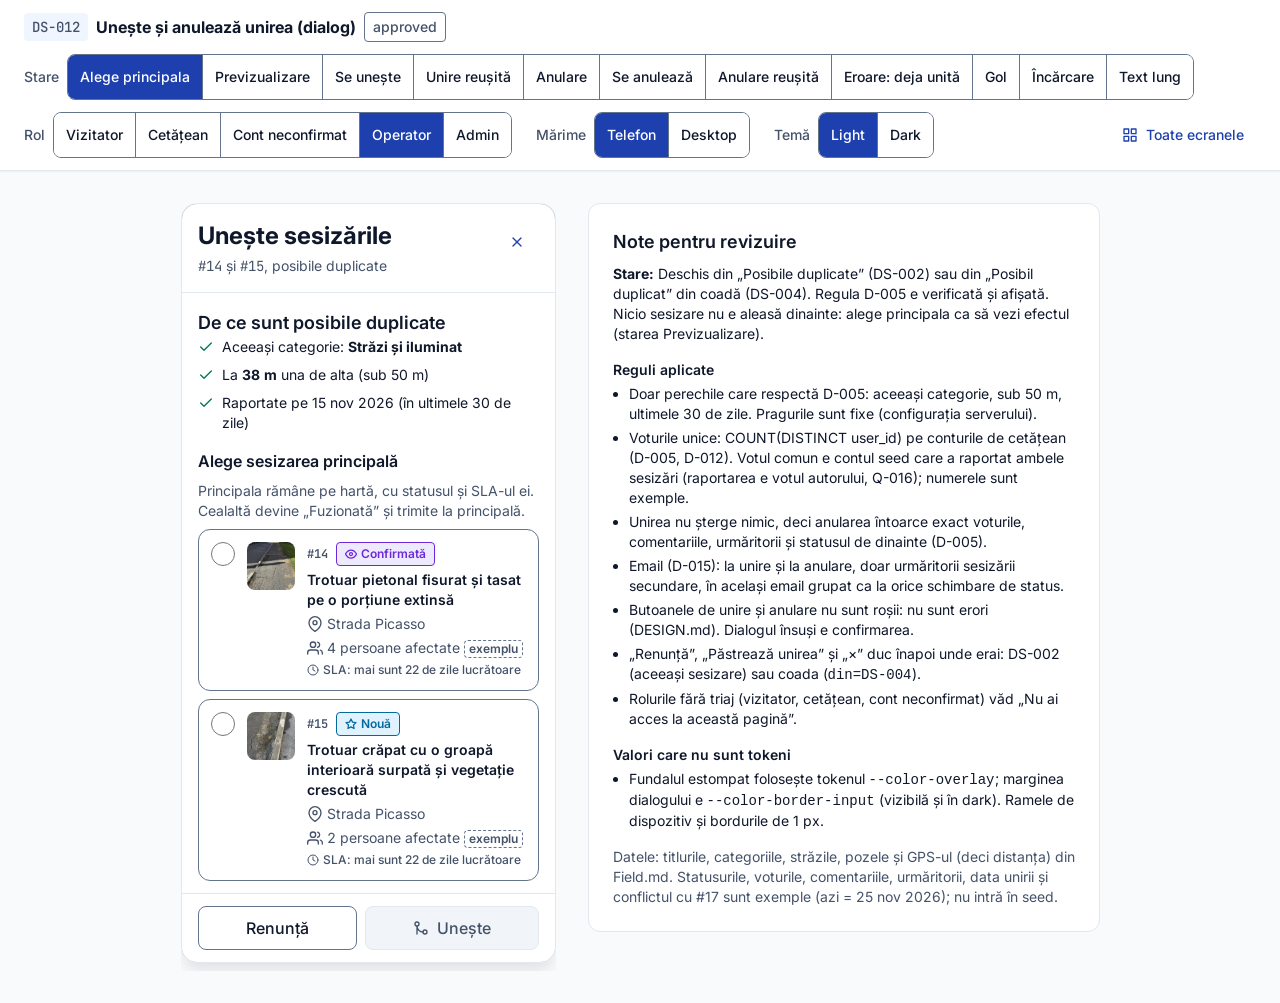
<file: docs/design/mocks/DS-012.html>
<!DOCTYPE html>
<html lang="ro">
<head>
  <meta charset="UTF-8">
  <meta name="viewport" content="width=device-width, initial-scale=1.0">
  <title>DS-012 · Unește și anulează unirea (Cartierul Tineretului, Sibiu) · approved</title>
  <link rel="preconnect" href="https://fonts.googleapis.com">
  <link rel="preconnect" href="https://fonts.gstatic.com" crossorigin>
  <link href="https://fonts.googleapis.com/css2?family=Inter:wght@400;500;600;700&family=JetBrains+Mono:wght@400;600&display=swap" rel="stylesheet">
  <!-- Tokens, mock bar, app header, badges, messages, dialogs: shared by every mock (DESIGN.md → Linking mocks) -->
  <link rel="stylesheet" href="shared.css">
  <style>
    /* DS-012 only. Tokens and shared parts: shared.css */
    .page { flex: 1; min-height: 0; overflow-y: auto; }
    .hint { font-size: var(--text-sm); line-height: var(--lh-sm); color: var(--color-text-muted); }
    h2.sec { font-size: var(--text-lg); line-height: var(--lh-lg); font-weight: 600; }
    .idrow { display: flex; flex-wrap: wrap; align-items: center; gap: var(--space-2); }
    .checks { list-style: none; display: grid; gap: var(--space-2); font-size: var(--text-sm); line-height: var(--lh-sm); }
    .checks li { display: flex; gap: var(--space-2); align-items: flex-start; }
    .checks .i { color: var(--color-success); margin-top: calc(var(--space-1) / 2); }
    .pick { grid-template-columns: var(--space-6) auto minmax(0, 1fr); }
    .pick .thumb { width: calc(var(--space-8) + var(--space-4)); height: calc(var(--space-8) + var(--space-4)); }
    .pick-title { font-weight: 600; font-size: var(--text-sm); line-height: var(--lh-sm); overflow-wrap: anywhere; }
    .role-tag { display: inline-flex; align-items: center; gap: var(--space-1); padding: 0 var(--space-2); border-radius: var(--radius-sm);
      font-size: var(--text-xs); line-height: var(--lh-xs); font-weight: 600; border: 1px solid var(--color-primary); color: var(--color-primary); background: var(--color-surface); }
    .effects { list-style: none; display: grid; gap: var(--space-3); }
    .effect { display: grid; grid-template-columns: var(--size-touch) minmax(0, 1fr); gap: var(--space-3); padding: var(--space-3); border-radius: var(--radius-lg);
      border: 1px solid var(--color-border); background: var(--color-surface); }
    .effect-ico { width: var(--size-touch); height: var(--size-touch); border-radius: var(--radius-full); display: grid; place-items: center;
      background: var(--color-surface-elevated); color: var(--color-text-muted); }
    .effect-body { display: grid; gap: var(--space-1); min-width: 0; font-size: var(--text-sm); line-height: var(--lh-sm); overflow-wrap: anywhere; }
    .effect-body strong.h { font-size: var(--text-base); line-height: var(--lh-base); }
    .calc { display: flex; flex-wrap: wrap; align-items: baseline; gap: var(--space-1) var(--space-2); padding: var(--space-2) var(--space-3); border-radius: var(--radius-md);
      background: var(--color-surface-elevated); font-variant-numeric: var(--font-numeric); }
    .calc .total { font-size: var(--text-lg); line-height: var(--lh-lg); font-weight: 700; }
    .preview-empty { display: flex; gap: var(--space-2); align-items: flex-start; padding: var(--space-4); border-radius: var(--radius-lg);
      border: 1px dashed var(--color-border-input); font-size: var(--text-sm); line-height: var(--lh-sm); color: var(--color-text-muted); }
    .merged { display: flex; gap: var(--space-3); align-items: flex-start; padding: var(--space-4); border-radius: var(--radius-lg);
      background: var(--color-status-fuzionata-bg); border: 1px solid var(--color-status-fuzionata); font-size: var(--text-sm); line-height: var(--lh-sm); }
    .merged > .i { color: var(--color-status-fuzionata); }
    .result { display: grid; gap: var(--space-3); }
    .result .btns { display: flex; flex-wrap: wrap; gap: var(--space-2); }
    .sk-block { background: var(--color-surface-elevated); border-radius: var(--radius-lg); }
  </style>
</head>
<body data-theme="light">

  <!-- Mock controls (not part of the screen): shared.js → mockBar() -->
  <header class="mock-bar" id="mock-bar" aria-label="Comenzi mock"></header>

  <main class="stage">
    <div class="frame-scroll"><div class="frame" id="frame"></div></div>
    <aside class="notes" id="notes"></aside>
  </main>

  <script src="seed.js"></script>
  <script src="shared.js"></script>
  <script>
    /* ── Data ─────────────────────────────────────────────────────────────
       The pair comes from the URL: ?id= (the sesizare it was opened from) and ?cu= (the possible duplicate), both from seed.js.
       ?mod=anulare opens the unmerge of a primary (from its timeline on DS-002). ?din=DS-004 | DS-002: where it goes back to.
       Statuses, votes, comments, followers and the merge date are example values (shared.js → EXAMPLE_MERGE). */
    const STATES = [['alege', 'Alege principala'], ['preview', 'Previzualizare'], ['merging', 'Se unește'], ['merged', 'Unire reușită'],
      ['unmerge', 'Anulare'], ['unmerging', 'Se anulează'], ['unmerged', 'Anulare reușită'], ['conflict', 'Eroare: deja unită'],
      ['empty', 'Gol'], ['loading', 'Încărcare'], ['long', 'Text lung']];
    const ROLES = ['vizitator', 'cetatean', 'neconfirmat', 'operator', 'admin'];
    const UNMERGE_STATES = ['unmerge', 'unmerging', 'unmerged'];
    const S = mockState({ state: URLP.get('mod') === 'anulare' ? 'unmerge' : 'alege', role: 'operator', size: 'phone', theme: 'light' },
      { roles: ROLES, states: STATES.map(x => x[0]) });
    const ORIGIN = dialogOrigin();
    const LONG = { id: 17, title: 'Cablu electric întins peste trotuar între proprietate și un autoturism parcat, fără protecție, cu pericol de împiedicare și electrocutare', votes: 1248 };
    const URL_ID = Number(URLP.get('id')) || EXAMPLE_MERGE.primary, URL_CU = Number(URLP.get('cu')) || EXAMPLE_MERGE.secondary;

    /* Each state starts on the pair that shows it */
    function fitState() {
      S.id = URL_ID; S.cu = URL_CU; S.primary = 0;
      if (UNMERGE_STATES.includes(S.state) || S.state === 'conflict') { S.id = EXAMPLE_MERGE.primary; S.cu = EXAMPLE_MERGE.secondary; }
      if (S.state === 'long') { S.id = 14; S.cu = 17; }
      if (S.state === 'empty') { S.id = 19; S.cu = 0; }                    // #19 has no possible duplicate in the seed
      if (!pairOk()) { S.id = EXAMPLE_MERGE.primary; S.cu = EXAMPLE_MERGE.secondary; }
      if (['preview', 'merging', 'merged', 'long'].includes(S.state)) S.primary = S.id === EXAMPLE_MERGE.secondary && S.cu === EXAMPLE_MERGE.primary ? S.cu : S.id;
      if (S.state === 'conflict') S.primary = EXAMPLE_MERGE.primary;
    }
    const get = id => { const i = SEED.find(x => x.id === id); return i && S.state === 'long' && id === LONG.id ? { ...i, ...LONG } : i; };
    /** D-005: same main category, under 50 m, last 30 days (all seed sesizări are from 15 nov 2026; today = 25 nov). */
    function pairOk() {
      if (S.state === 'empty') return true;
      const a = SEED.find(x => x.id === S.id), b = SEED.find(x => x.id === S.cu);
      return !!(a && b && a.id !== b.id && possibleDuplicates(a).some(x => x.id === b.id));
    }
    fitState();

    const pair = () => [get(S.id), get(S.cu)];
    const roles = () => { const [a, b] = pair(); return S.primary === a.id ? [a, b] : [b, a]; };  // [primary, secondary]
    const busy = () => S.state === 'merging' || S.state === 'unmerging';
    const backHref = () => ORIGIN === 'DS-004' ? mockHref('DS-004')
      : UNMERGE_STATES.includes(S.state) ? mockHref('DS-002', { id: EXAMPLE_MERGE.primary, stare: 'fuzionata' }) : mockHref('DS-002', { id: URL_ID });
    const backLabel = () => ORIGIN === 'DS-004' ? 'Înapoi la coada de triaj' : 'Înapoi la sesizare';
    const EX = exTag();

    /* ── Counts: unique people as COUNT(DISTINCT user_id) (D-005); the common one is the seed account that reported both (Q-016) ── */
    function counts(p, s) {
      return { votes: p.votes + s.votes - EXAMPLE_COMMON, comments: exampleComments(p) + exampleComments(s),
        followers: exampleFollowers(p) + exampleFollowers(s) - EXAMPLE_COMMON };
    }

    /* ── Parts ───────────────────────────────────────────────────────────── */
    function rule(a, b) {
      const d = Math.round(metres(a, b));
      return `<section aria-labelledby="rule-h" class="form"><h2 class="sec" id="rule-h">De ce sunt posibile duplicate</h2>
        <ul class="checks"><li>${ic('i-rezolvata')}<span>Aceeași categorie: <strong>${a.cat}</strong></span></li>
          <li>${ic('i-rezolvata')}<span>La <strong class="num">${d} m</strong> una de alta (sub 50 m)</span></li>
          <li>${ic('i-rezolvata')}<span>Raportate pe ${SEED_DATE} (în ultimele 30 de zile)</span></li></ul></section>`;
    }

    function pickCard(i, other) {
      const chosen = S.primary === i.id;
      return `<label class="choice pick"><input type="radio" name="primary" value="${i.id}" ${chosen ? 'checked' : ''} ${busy() || S.state === 'conflict' ? 'disabled' : ''}>
        <span class="thumb"><img src="${thumbSrc(i.id)}" alt="" width="56" height="56"></span>
        <span class="choice-body"><span class="idrow"><span class="card-id">#${i.id}</span>${statusBadge(i.st)}${S.primary ? `<span class="role-tag">${chosen ? 'Principală' : `Se unește cu #${other.id}`}</span>` : ''}</span>
          <span class="pick-title">${i.title}</span>
          <span class="meta">${ic('i-pin')}<span>${i.street}</span></span>
          <span class="meta">${ic('i-votes')}<span class="num">${persoane(i.votes)} ${EX}</span></span>
          ${i.sla ? slaOperatorBadge(i) : ''}</span></label>`;
    }

    function chooser(a, b) {
      return `<fieldset class="choices"><legend>Alege sesizarea principală</legend>
        <p class="hint">Principala rămâne pe hartă, cu statusul și SLA-ul ei. Cealaltă devine „Fuzionată” și trimite la principală.</p>
        ${pickCard(a, b)}${pickCard(b, a)}</fieldset>`;
    }

    const effect = (icon, title, body) => `<li class="effect"><span class="effect-ico">${ic(icon)}</span><div class="effect-body"><strong class="h">${title}</strong>${body}</div></li>`;

    function mergePreview() {
      if (!S.primary) return `<div class="preview-empty">${ic('i-layers')}<span>Alege sesizarea principală ca să vezi ce se întâmplă cu voturile, comentariile, urmăritorii și istoricul, înainte să confirmi.</span></div>`;
      const [p, s] = roles(), c = counts(p, s), cs = exampleComments(s), fp = exampleFollowers(p), fs = exampleFollowers(s);
      return `<section aria-labelledby="eff-h" class="form" aria-live="polite"><h2 class="sec" id="eff-h">Ce se întâmplă după unire ${EX}</h2><ul class="effects">
        ${effect('i-votes', 'Persoane afectate', `<div class="calc"><span>${fmt(p.votes)} + ${fmt(s.votes)} voturi, ${EXAMPLE_COMMON} comun</span><span>→</span><span class="total">${persoane(c.votes)}</span></div>
          <span class="hint">Același cont a votat pe amândouă (${SEED_AUTHOR}, care le-a raportat pe amândouă; raportarea contează ca vot): se numără o singură dată. Niciun vot nu se șterge, deci unirea se poate anula.</span>`)}
        ${effect('i-comment', 'Comentarii', `<span>${cs === 1 ? 'Comentariul' : `Cele ${fmt(cs)} comentarii`} de la #${s.id} ${cs === 1 ? 'apare' : 'apar'} la #${p.id}, marcate „din #${s.id}”. #${p.id} va avea <strong class="num">${fmt(c.comments)}</strong> comentarii.</span>
          <span class="hint">Poza lui #${s.id} apare și ea la #${p.id}, marcată „din #${s.id}”.</span>`)}
        ${effect('i-bell', 'Urmăritori', `<div class="calc"><span>${fmt(fp)} + ${fmt(fs)} urmăritori, ${EXAMPLE_COMMON} comun</span><span>→</span><span class="total">${fmt(c.followers)} la #${p.id}</span></div>
          <span class="hint">${ic('i-mail')} Cei ${fmt(fs)} urmăritori ai lui #${s.id} primesc un email: „#${s.id} a fost unită cu #${p.id}” (în emailul grupat, DS-014). Urmăritorii lui #${p.id} nu primesc nimic: statusul ei nu se schimbă.</span>`)}
        ${effect('i-clock', 'Istoric', `<span>#${s.id} trece din „${STATUS_ALL[s.st].name}” în „Fuzionată” și nu mai apare pe hartă; cronologia ei rămâne. #${p.id} rămâne „${STATUS_ALL[p.st].name}”, cu SLA-ul ei, și primește în cronologie „Sesizarea #${s.id} a fost unită cu aceasta”.</span>
          <span class="hint">Poți anula unirea oricând, din cronologia lui #${p.id}.</span>`)}
        </ul></section>`;
    }

    function unmergeBody() {
      const p = get(EXAMPLE_MERGE.primary), s = get(EXAMPLE_MERGE.secondary), c = counts(p, s);
      return `<div class="merged" role="note">${ic('i-fuzionata', 'i-lg')}<div><strong>#${s.id} e unită cu #${p.id}</strong>
          <span class="hint">din ${EXAMPLE_MERGE.when}, de Operator ${EX}</span></div></div>
        <section aria-labelledby="back-h" class="form"><h2 class="sec" id="back-h">Ce se întoarce la #${s.id}, exact cum era ${EX}</h2><ul class="effects">
        ${effect('i-refresh', 'Status', `<span class="idrow">${statusBadge('fuzionata')}<span>→</span>${statusBadge(s.st)}${s.sla ? slaOperatorBadge(s) : ''}</span>
          <span class="hint">Statusul de dinainte de unire. #${s.id} apare din nou pe hartă și în coada de triaj.</span>`)}
        ${effect('i-votes', 'Voturi', `<div class="calc"><span>${persoane(c.votes)} la #${p.id}</span><span>→</span><span class="total">#${p.id}: ${fmt(p.votes)} · #${s.id}: ${fmt(s.votes)}</span></div>
          <span class="hint">Fiecare vot rămâne la sesizarea pe care a fost dat; contul comun se numără din nou la amândouă.</span>`)}
        ${effect('i-comment', 'Comentarii', `<span>${exampleComments(s) === 1 ? 'Comentariul marcat' : 'Comentariile marcate'} „din #${s.id}” se întorc la #${s.id}. #${p.id} rămâne cu ${fmt(exampleComments(p))}.</span>`)}
        ${effect('i-bell', 'Urmăritori', `<span>Cei ${fmt(exampleFollowers(s))} urmăritori ai lui #${s.id} se întorc la ea și primesc un email: „#${s.id} nu mai e unită cu #${p.id}”. #${p.id} rămâne cu ${fmt(exampleFollowers(p))}.</span>`)}
        ${effect('i-clock', 'Istoric', `<span>Cronologia ambelor păstrează unirea și adaugă „Unire anulată”, cu data și operatorul.</span>
          <span class="hint">Ce s-a adăugat la #${p.id} după unire (voturi, comentarii) rămâne la #${p.id}.</span>`)}
        </ul></section>`;
    }

    function conflictMsg() {
      return `<div class="msg msg-error" role="alert"><div class="msg-title">${ic('i-alert')}#15 a fost deja unită cu altă sesizare</div>
        <p>Între timp, alt operator a unit #15 cu #17 ${EX}, așa că n-am unit-o cu #14. La #14 nu s-a schimbat nimic. Verifică unirea de la #17 sau anuleaz-o de acolo, dacă e greșită.</p>
        <div class="idrow"><a class="btn btn-secondary btn-sm" href="${mockHref('DS-002', { id: 17 })}">Vezi #17 ${ic('i-chevron')}</a>
          <button class="btn btn-ghost btn-sm" data-act="reload">${ic('i-refresh')}Reîncarcă perechea</button></div></div>`;
    }

    function successMerge() {
      const [p, s] = roles(), c = counts(p, s);
      return `<div class="result"><div class="msg msg-success" role="status"><div class="msg-title">${ic('i-rezolvata')}#${s.id} a fost unită cu #${p.id}</div>
        <p>#${p.id} are acum ${persoane(c.votes)}, ${fmt(c.comments)} comentarii și ${fmt(c.followers)} urmăritori ${EX}. Urmăritorii lui #${s.id} primesc emailul grupat.</p></div>
        <div class="merged" role="note">${ic('i-fuzionata', 'i-lg')}<div><strong>Pe #${s.id} apare acum: „Această sesizare a fost unită cu #${p.id}”</strong>
          <span class="hint">ca în DS-002, starea Fuzionată.</span></div></div>
        <div class="btns"><a class="btn btn-primary" href="${mockHref('DS-002', { id: p.id, stare: 'fuzionata' })}">Vezi #${p.id} ${ic('i-chevron')}</a>
          <a class="btn btn-secondary" href="${mockHref('DS-002', { id: s.id, stare: 'fuzionata' })}">Vezi #${s.id} (fuzionată)</a>
          ${ORIGIN === 'DS-004' ? `<a class="btn btn-ghost" href="${mockHref('DS-004')}">${ic('i-back')}Înapoi la coada de triaj</a>` : ''}</div></div>`;
    }

    function successUnmerge() {
      const p = get(EXAMPLE_MERGE.primary), s = get(EXAMPLE_MERGE.secondary);
      return `<div class="result"><div class="msg msg-success" role="status"><div class="msg-title">${ic('i-rezolvata')}Unirea a fost anulată</div>
        <p>#${s.id} e din nou „${STATUS_ALL[s.st].name}”, cu ${persoane(s.votes)}, ${exampleComments(s) === 1 ? '1 comentariu' : `${fmt(exampleComments(s))} comentarii`} și ${fmt(exampleFollowers(s))} urmăritori ${EX}. #${p.id} are din nou ${persoane(p.votes)}.</p></div>
        <div class="btns"><a class="btn btn-primary" href="${ORIGIN === 'DS-004' ? mockHref('DS-004') : mockHref('DS-002', { id: p.id, stare: 'anulata' })}">${ic('i-back')}${ORIGIN === 'DS-004' ? 'Înapoi la coada de triaj' : `Înapoi la #${p.id}`}</a>
          <a class="btn btn-secondary" href="${mockHref('DS-002', { id: s.id, stare: 'anulata' })}">Vezi #${s.id}</a></div></div>`;
    }

    function body() {
      if (S.state === 'empty') {
        const i = get(S.id);
        return `<div class="msg msg-empty"><span class="ico">${ic('i-fuzionata', 'i-lg')}</span><div class="msg-title">#${i.id} nu are posibile duplicate</div>
          <p class="muted">Nicio sesizare din aceeași categorie (${i.cat}) la mai puțin de 50 m, din ultimele 30 de zile. Când apare una, o vezi la „Posibile duplicate” pe sesizare și în coada de triaj.</p>
          <div class="btns"><a class="btn btn-secondary" href="${backHref()}">${ic('i-back')}${backLabel()}</a></div></div>`;
      }
      if (S.state === 'merged') return successMerge();
      if (S.state === 'unmerged') return successUnmerge();
      if (UNMERGE_STATES.includes(S.state)) return unmergeBody();
      const [a, b] = pair();
      return `${S.state === 'conflict' ? conflictMsg() : ''}${rule(a, b)}${chooser(a, b)}${mergePreview()}`;
    }

    function foot() {
      if (['merged', 'unmerged', 'empty'].includes(S.state)) return '';
      const cancel = `<a class="btn btn-secondary" href="${backHref()}" ${busy() ? 'aria-disabled="true" tabindex="-1"' : ''}>${UNMERGE_STATES.includes(S.state) ? 'Păstrează unirea' : 'Renunță'}</a>`;
      if (UNMERGE_STATES.includes(S.state)) return `<div class="dialog-foot">${cancel}${S.state === 'unmerging'
        ? `<button class="btn btn-primary" disabled aria-busy="true">${ic('i-hourglass')}Se anulează unirea…</button>`
        : `<button class="btn btn-primary" data-act="unmerge">${ic('i-undo')}Anulează unirea</button>`}</div>`;
      if (S.state === 'conflict') return `<div class="dialog-foot">${cancel}<button class="btn btn-primary" disabled>${ic('i-fuzionata')}Unește</button></div>`;
      const [p, s] = S.primary ? roles() : [];
      const go = S.state === 'merging' ? `<button class="btn btn-primary" disabled aria-busy="true">${ic('i-hourglass')}Se unește…</button>`
        : `<button class="btn btn-primary" data-act="merge" ${S.primary ? '' : 'disabled aria-describedby="pick-h"'}>${ic('i-fuzionata')}${S.primary ? `Unește #${s.id} cu #${p.id}` : 'Unește'}</button>`;
      return `<div class="dialog-foot">${S.primary ? '' : `<span class="hint sr-only" id="pick-h">Alege întâi sesizarea principală.</span>`}${cancel}${go}</div>`;
    }

    function dialog() {
      const unm = UNMERGE_STATES.includes(S.state);
      const title = unm ? 'Anulează unirea' : 'Unește sesizările';
      const sub = S.state === 'empty' ? `<span class="mono">#${S.id}</span>` : unm ? `<span class="mono">#${EXAMPLE_MERGE.secondary}</span> unită cu <span class="mono">#${EXAMPLE_MERGE.primary}</span>`
        : `<span class="mono">#${S.id}</span> și <span class="mono">#${S.cu}</span>, posibile duplicate`;
      const close = `<a class="btn btn-ghost btn-icon" href="${backHref()}" aria-label="Închide și ${backLabel().toLowerCase()}">${ic('i-x')}</a>`;
      if (S.state === 'loading') {
        const sk = (w, h = 'var(--space-3)') => `<span class="sk" style="width:${w}; height:${h}"></span>`;
        return `<div class="dialog" role="dialog" aria-modal="true" aria-labelledby="dlg-t" aria-busy="true">
          <div class="dialog-head"><div><h1 class="dialog-title" id="dlg-t">${title}</h1>${sk('50%')}</div>${close}</div>
          <div class="dialog-body"><div class="loading-note" role="status">${ic('i-hourglass')}Se încarcă sesizările…</div>
            ${sk('40%')}<div class="sk-block" style="height: calc(var(--space-8) * 3)"></div><div class="sk-block" style="height: calc(var(--space-8) * 3)"></div></div></div>`;
      }
      return `<div class="dialog" role="dialog" aria-modal="true" aria-labelledby="dlg-t">
        <div class="dialog-head"><div><h1 class="dialog-title" id="dlg-t">${title}</h1><p class="dialog-sub">${sub}</p></div>${close}</div>
        <div class="dialog-body" ${busy() ? 'aria-busy="true"' : ''}>${body()}</div>${foot()}</div>`;
    }

    function content() {
      if (!triageRole(S.role)) return `<div class="app">${appbar(S, { brandH1: false })}<div class="page">${noAccessView()}</div></div>`;
      const behind = ORIGIN === 'DS-004' ? null : get(UNMERGE_STATES.includes(S.state) ? EXAMPLE_MERGE.primary : S.state === 'empty' ? S.id : URL_ID) || get(S.id);
      return `${dialogBackdrop(S, ORIGIN, behind)}${dialog()}`;
    }

    /* ── Notes ───────────────────────────────────────────────────────────── */
    const STATE_NOTES = {
      alege: 'Deschis din „Posibile duplicate” (DS-002) sau din „Posibil duplicat” din coadă (DS-004). Regula D-005 e verificată și afișată. Nicio sesizare nu e aleasă dinainte: alege principala ca să vezi efectul (starea Previzualizare).',
      preview: 'Perechea reală #15 → #14 (aceeași ca exemplul din DS-002). Înainte de confirmare se vede calculul: 4 + 2 voturi, 1 comun → 5 persoane afectate (ca în DS-002, starea Fuzionată), comentariile mutate, urmăritorii (cu emailul către urmăritorii lui #15) și istoricul. Alege #15 ca principală ca să vezi efectul invers.',
      merging: 'Se unește: alegerile sunt blocate, butonul spune „Se unește…”.',
      merged: 'Unire reușită: mesajul spune noile numere; #15 are acum bannerul spre #14 (DS-002, starea Fuzionată). Butoanele duc la #14, la #15 sau înapoi la coadă, dacă de acolo ai venit.',
      unmerge: 'Deschis din cronologia lui #14 („Anulează unirea”, DS-002). Arată ce se întoarce exact cum era: statusul, voturile, comentariile, urmăritorii, istoricul. „Anulează unirea” confirmă; „Păstrează unirea” închide fără nicio schimbare.',
      unmerging: 'Se anulează: butonul spune „Se anulează unirea…”.',
      unmerged: 'Anulare reușită: #15 e din nou „Nouă”, cu 2 voturi; #14 are din nou 4.',
      conflict: 'Eroare: între timp, alt operator a unit #15 cu #17 (exemplu; #17 e și ea la 47 m de #15). Nimic nu s-a schimbat la #14; butonul „Unește” e blocat.',
      empty: '#19 nu are posibile duplicate în seed: mesajul spune de ce și duce înapoi.',
      loading: 'Dialogul se deschide imediat, cu scheleturi, cât se încarcă perechea.',
      long: 'Perechea #14 și #17 (la 12 m), cu titlul lung al lui #17 și 1.248 de voturi: 4 + 1.248 voturi, 1 comun → 1.251 de persoane afectate. Textele se rup pe rânduri.',
    };
    function notes() {
      return `<h2>Note pentru revizuire</h2>
        <p><strong>Stare:</strong> ${STATE_NOTES[S.state]}</p>
        <h3>Reguli aplicate</h3>
        <ul><li>Doar perechile care respectă D-005: aceeași categorie, sub 50 m, ultimele 30 de zile. Pragurile sunt fixe (configurația serverului).</li>
          <li>Voturile unice: COUNT(DISTINCT user_id) pe conturile de cetățean (D-005, D-012). Votul comun e contul seed care a raportat ambele sesizări (raportarea e votul autorului, Q-016); numerele sunt exemple.</li>
          <li>Unirea nu șterge nimic, deci anularea întoarce exact voturile, comentariile, urmăritorii și statusul de dinainte (D-005).</li>
          <li>Email (D-015): la unire și la anulare, doar urmăritorii sesizării secundare, în același email grupat ca la orice schimbare de status.</li>
          <li>Butoanele de unire și anulare nu sunt roșii: nu sunt erori (DESIGN.md). Dialogul însuși e confirmarea.</li>
          <li>„Renunță”, „Păstrează unirea” și „×” duc înapoi unde erai: DS-002 (aceeași sesizare) sau coada (<code>din=DS-004</code>).</li>
          <li>Rolurile fără triaj (vizitator, cetățean, cont neconfirmat) văd „Nu ai acces la această pagină”.</li></ul>
        <h3>Valori care nu sunt tokeni</h3>
        <ul><li>Fundalul estompat folosește tokenul <code>--color-overlay</code>; marginea dialogului e <code>--color-border-input</code> (vizibilă și în dark). Ramele de dispozitiv și bordurile de 1 px.</li></ul>
        <p class="muted" style="margin-top: var(--space-4)">Datele: titlurile, categoriile, străzile, pozele și GPS-ul (deci distanța) din Field.md. Statusurile, voturile, comentariile, urmăritorii, data unirii și conflictul cu #17 sunt exemple (azi = 25 nov 2026); nu intră în seed.</p>`;
    }

    /* ── Render ──────────────────────────────────────────────────────────── */
    function render() {
      syncBar(S);
      const extra = { id: URL_ID, cu: URL_CU };
      if (UNMERGE_STATES.includes(S.state)) extra.mod = 'anulare';
      if (ORIGIN === 'DS-004') extra.din = 'DS-004';
      syncUrl(S, extra);
      const frame = document.getElementById('frame');
      frame.dataset.size = S.size;
      frame.innerHTML = content();
      document.getElementById('notes').innerHTML = notes();
    }

    let timer;
    document.addEventListener('change', e => {
      if (e.target.name === 'primary') { S.primary = Number(e.target.value); if (S.state === 'alege') S.state = 'preview'; render(); }
    });
    document.addEventListener('click', e => {
      const ctl = e.target.closest('[data-ctl] button');
      if (ctl) {
        const k = ctl.parentElement.dataset.ctl;
        S[k] = ctl.dataset.v;
        if (k === 'state') { clearTimeout(timer); fitState(); }
        return render();
      }
      const act = e.target.closest('[data-act]');
      if (!act) { if (e.target.closest('a[aria-disabled="true"]')) e.preventDefault(); return; }
      const a = act.dataset.act;
      if (a === 'merge') { S.state = 'merging'; timer = setTimeout(() => { S.state = 'merged'; render(); }, 1200); }
      if (a === 'unmerge') { S.state = 'unmerging'; timer = setTimeout(() => { S.state = 'unmerged'; render(); }, 1200); }
      if (a === 'reload') { S.state = 'alege'; fitState(); }
      render();
    });

    mockBar({ id: 'DS-012', states: STATES, roles: ROLES });
    render();
  </script>
</body>
</html>
</file>
<file: docs/design/mocks/shared.css>
/* docs/design/mocks/shared.css — tokens and shared parts of every mock (DESIGN.md → Linking mocks).
   Loaded before each mock's own <style>. */
/* ── Design tokens: docs/design/DESIGN.md (values copied 1:1) ─────────────
   Light values are also declared on [data-theme="light"], so the map layer
   (data-theme="light" in both themes) keeps the light values of pins,
   clusters and the polygon, as the project guardrail requires. */
:root, [data-theme="light"] {
  --color-bg: #f8fafc;
  --color-surface: #ffffff;
  --color-surface-elevated: #f1f5f9;
  --color-border: #e2e8f0;
  --color-border-subtle: #f1f5f9;
  --color-border-input: #64748b;
  --color-text: #0f172a;
  --color-text-muted: #44526a;
  --color-primary: #1e40af;
  --color-primary-hover: #1e3a8a;
  --color-on-primary: #ffffff;
  --color-primary-subtle: #eff6ff;
  --color-focus: #1e40af;
  --color-status-noua: #0369a1;
  --color-status-noua-bg: #e0f2fe;
  --color-status-confirmata: #6d28d9;
  --color-status-confirmata-bg: #ede9fe;
  --color-status-in-lucru: #92400e;
  --color-status-in-lucru-bg: #fef3c7;
  --color-status-rezolvata: #047857;
  --color-status-rezolvata-bg: #d1fae5;
  --color-status-respinsa: #334155;
  --color-status-respinsa-bg: #e2e8f0;
  --color-status-fuzionata: #475569;
  --color-status-fuzionata-bg: #f1f5f9;
  --color-success: #047857;
  --color-success-bg: #d1fae5;
  --color-danger: #b91c1c;
  --color-danger-bg: #fee2e2;
  --color-overlay: #0f172a99;
}
[data-theme="dark"] {
  --color-bg: #0b0f19;
  --color-surface: #151c2c;
  --color-surface-elevated: #1e293b;
  --color-border: #253248;
  --color-border-subtle: #1b2436;
  --color-border-input: #7c8ba1;
  --color-text: #f8fafc;
  --color-text-muted: #a3b1c6;
  --color-primary: #60a5fa;
  --color-primary-hover: #93c5fd;
  --color-on-primary: #0b0f19;
  --color-primary-subtle: #172554;
  --color-focus: #93c5fd;
  --color-status-noua: #7dd3fc;
  --color-status-noua-bg: #0c2d48;
  --color-status-confirmata: #c4b5fd;
  --color-status-confirmata-bg: #2e1065;
  --color-status-in-lucru: #fcd34d;
  --color-status-in-lucru-bg: #422006;
  --color-status-rezolvata: #6ee7b7;
  --color-status-rezolvata-bg: #052e2b;
  --color-status-respinsa: #e2e8f0;
  --color-status-respinsa-bg: #334155;
  --color-status-fuzionata: #a3b1c6;
  --color-status-fuzionata-bg: #1e293b;
  --color-success: #6ee7b7;
  --color-success-bg: #052e2b;
  --color-danger: #fca5a5;
  --color-danger-bg: #450a0a;
  --color-overlay: #000000b3;
}
:root {
  --font-sans: 'Inter', system-ui, sans-serif;
  --font-mono: 'JetBrains Mono', monospace;
  --font-numeric: tabular-nums;
  --text-xs: 12px;   --lh-xs: 16px;
  --text-sm: 14px;   --lh-sm: 20px;
  --text-base: 16px; --lh-base: 24px;
  --text-lg: 18px;   --lh-lg: 28px;
  --text-xl: 24px;   --lh-xl: 32px;
  --text-2xl: 30px;  --lh-2xl: 36px;
  --space-1: 4px; --space-2: 8px; --space-3: 12px; --space-4: 16px;
  --space-6: 24px; --space-8: 32px; --size-touch: 44px;
  --radius-sm: 4px; --radius-md: 8px; --radius-lg: 12px; --radius-xl: 16px; --radius-full: 9999px;
  --shadow-sm: 0 1px 2px rgba(0,0,0,0.05);
  --shadow-md: 0 4px 6px -1px rgba(0,0,0,0.1);
  --shadow-lg: 0 10px 15px -3px rgba(0,0,0,0.1);
  --duration-message: 5s;

  /* MOCK ONLY, not tokens: device frames. */
  --mock-phone-w: 375px;  --mock-phone-h: 760px;
  --mock-desk-w: 1280px;  --mock-desk-h: 800px;
}

/* ── Base ─────────────────────────────────────────────────────────────── */
* { box-sizing: border-box; margin: 0; padding: 0; }
body {
  font-family: var(--font-sans); font-size: var(--text-base); line-height: var(--lh-base);
  background: var(--color-bg); color: var(--color-text);
}
button, select, input { font: inherit; color: inherit; }
button { cursor: pointer; }
a { color: var(--color-primary); }
:focus-visible { outline: calc(var(--space-1) / 2) solid var(--color-focus); outline-offset: calc(var(--space-1) / 2); }
.sr-only { position: absolute; width: 1px; height: 1px; overflow: hidden; clip: rect(0 0 0 0); white-space: nowrap; }
.i { width: var(--space-4); height: var(--space-4); flex: none; stroke: currentColor; fill: none;
     stroke-width: 2; stroke-linecap: round; stroke-linejoin: round; }
.i-lg { width: var(--space-6); height: var(--space-6); }
.i-xl { width: var(--space-8); height: var(--space-8); }
.mono { font-family: var(--font-mono); }
.num { font-variant-numeric: var(--font-numeric); }
.muted { color: var(--color-text-muted); }

/* ── Mock chrome (not part of the screen) ─────────────────────────────── */
.mock-bar {
  position: sticky; top: 0; z-index: 50; display: flex; flex-wrap: wrap; gap: var(--space-3) var(--space-6);
  align-items: center; padding: var(--space-3) var(--space-6);
  background: var(--color-surface); border-bottom: 1px solid var(--color-border); box-shadow: var(--shadow-sm);
}
.mock-id { font-family: var(--font-mono); font-size: var(--text-xs); line-height: var(--lh-xs); font-weight: 600;
  color: var(--color-primary); background: var(--color-primary-subtle); padding: var(--space-1) var(--space-2); border-radius: var(--radius-sm); }
.mock-status { font-size: var(--text-xs); line-height: var(--lh-xs); font-weight: 600; color: var(--color-text-muted);
  border: 1px solid var(--color-border-input); padding: var(--space-1) var(--space-2); border-radius: var(--radius-sm); }
.mock-group { display: flex; align-items: center; gap: var(--space-2); }
.mock-group > span { font-size: var(--text-sm); line-height: var(--lh-sm); color: var(--color-text-muted); font-weight: 500; }
.mock-link { margin-left: auto; min-height: var(--size-touch); display: inline-flex; align-items: center; gap: var(--space-2);
  padding: 0 var(--space-3); border-radius: var(--radius-md); font-size: var(--text-sm); line-height: var(--lh-sm); font-weight: 500; text-decoration: none; }
.mock-link:hover { background: var(--color-primary-subtle); }
.seg { display: inline-flex; border: 1px solid var(--color-border-input); border-radius: var(--radius-md); overflow: hidden; }
.seg button { min-height: var(--size-touch); padding: 0 var(--space-3); border: 0; background: var(--color-surface);
  font-size: var(--text-sm); line-height: var(--lh-sm); font-weight: 500; display: inline-flex; align-items: center; gap: var(--space-2); }
.seg button + button { border-left: 1px solid var(--color-border-input); }
.seg button[aria-pressed="true"] { background: var(--color-primary); color: var(--color-on-primary); }
.stage { display: flex; flex-wrap: wrap; gap: var(--space-8); padding: var(--space-8) var(--space-6); align-items: flex-start; justify-content: center; }
.frame { flex: none; border: 1px solid var(--color-border); border-radius: var(--radius-xl); overflow: hidden;
  box-shadow: var(--shadow-lg); background: var(--color-bg); position: relative; }
.frame[data-size="phone"] { width: var(--mock-phone-w); height: var(--mock-phone-h); }
.frame[data-size="desktop"] { width: var(--mock-desk-w); height: var(--mock-desk-h); }
.frame-scroll { max-width: 100%; overflow-x: auto; padding-bottom: var(--space-2); }
.notes { flex: 1 1 calc(var(--space-8) * 10); max-width: calc(var(--space-8) * 16); font-size: var(--text-sm); line-height: var(--lh-sm);
  background: var(--color-surface); border: 1px solid var(--color-border); border-radius: var(--radius-lg); padding: var(--space-6); }
.notes h2 { font-size: var(--text-lg); line-height: var(--lh-lg); font-weight: 600; margin-bottom: var(--space-2); }
.notes h3 { font-size: var(--text-sm); line-height: var(--lh-sm); font-weight: 600; margin: var(--space-4) 0 var(--space-1); }
.notes ul { padding-left: var(--space-4); display: grid; gap: var(--space-1); }

/* ── App shell ────────────────────────────────────────────────────────── */
.app { display: flex; flex-direction: column; height: 100%; color: var(--color-text); }
.appbar { display: flex; align-items: center; gap: var(--space-4); padding: var(--space-2) var(--space-4);
  background: var(--color-surface); border-bottom: 1px solid var(--color-border); min-height: calc(var(--size-touch) + var(--space-4)); }
.appbar { container-type: inline-size; }
@container (max-width: 340px) { .triage-label { display: none; } .triage { padding: 0; width: var(--size-touch); } }
.brand { display: flex; align-items: center; gap: var(--space-3); min-width: 0; flex: 1 1 auto; }
.brand-mark { width: var(--size-touch); height: var(--size-touch); border-radius: var(--radius-md); flex: none;
  display: grid; place-items: center; background: var(--color-primary-subtle); color: var(--color-primary); }
.brand-text { min-width: 0; }
.brand-name { font-size: var(--text-lg); line-height: var(--lh-lg); font-weight: 600; white-space: nowrap; overflow: hidden; text-overflow: ellipsis; }
.brand-sub { font-size: var(--text-xs); line-height: var(--lh-xs); color: var(--color-text-muted); white-space: nowrap; overflow: hidden; text-overflow: ellipsis; }
.nav { display: flex; gap: var(--space-1); }
.nav a { min-height: var(--size-touch); display: inline-flex; align-items: center; gap: var(--space-2); padding: 0 var(--space-3);
  border-radius: var(--radius-md); color: var(--color-text-muted); text-decoration: none; font-size: var(--text-sm); line-height: var(--lh-sm); font-weight: 500; }
.nav a:hover { color: var(--color-text); background: var(--color-surface-elevated); }
.nav a[aria-current="page"] { color: var(--color-primary); background: var(--color-primary-subtle); font-weight: 600; }
.actions { display: flex; align-items: center; gap: var(--space-2); flex: none; }

.btn { min-height: var(--size-touch); min-width: var(--size-touch); display: inline-flex; align-items: center; justify-content: center; gap: var(--space-2);
  padding: 0 var(--space-4); border-radius: var(--radius-md); font-size: var(--text-base); line-height: var(--lh-base); font-weight: 500;
  border: 1px solid transparent; text-decoration: none; white-space: nowrap; }
.btn-primary { background: var(--color-primary); color: var(--color-on-primary); }
.btn-primary:hover { background: var(--color-primary-hover); }
.btn-secondary { background: var(--color-surface); color: var(--color-text); border-color: var(--color-border-input); }
.btn-secondary:hover { background: var(--color-surface-elevated); }
.btn-ghost { background: transparent; color: var(--color-primary); }
.btn-ghost:hover { background: var(--color-primary-subtle); }
.btn-icon { padding: 0; width: var(--size-touch); }
.btn-sm { font-size: var(--text-sm); line-height: var(--lh-sm); padding: 0 var(--space-3); }
.btn:disabled { opacity: 1; background: var(--color-surface-elevated); color: var(--color-text-muted); border-color: var(--color-border); cursor: not-allowed; }
.avatar { width: var(--size-touch); height: var(--size-touch); border-radius: var(--radius-full); border: 1px solid var(--color-border-input);
  background: var(--color-surface-elevated); color: var(--color-text); display: grid; place-items: center; }

/* Badges: status bg + 1 px border in the status color + icon + name */
.badge { display: inline-flex; align-items: center; gap: var(--space-1); padding: 0 var(--space-2); min-height: calc(var(--lh-xs) + var(--space-2));
  border-radius: var(--radius-sm); border: 1px solid var(--sc); background: var(--sbg); color: var(--sc);
  font-size: var(--text-xs); line-height: var(--lh-xs); font-weight: 600; white-space: nowrap; }
.badge .i { width: var(--space-3); height: var(--space-3); stroke-width: 2.5; }
.badge-danger { --sc: var(--color-danger); --sbg: var(--color-danger-bg); white-space: normal; }
.st-noua { --sc: var(--color-status-noua); --sbg: var(--color-status-noua-bg); }
.st-confirmata { --sc: var(--color-status-confirmata); --sbg: var(--color-status-confirmata-bg); }
.st-in-lucru { --sc: var(--color-status-in-lucru); --sbg: var(--color-status-in-lucru-bg); }
.st-rezolvata { --sc: var(--color-status-rezolvata); --sbg: var(--color-status-rezolvata-bg); }
.st-respinsa { --sc: var(--color-status-respinsa); --sbg: var(--color-status-respinsa-bg); }
.st-fuzionata { --sc: var(--color-status-fuzionata); --sbg: var(--color-status-fuzionata-bg); }
.sla-ok { display: inline-flex; align-items: center; gap: var(--space-1); font-size: var(--text-xs); line-height: var(--lh-xs);
  font-weight: 500; color: var(--color-text-muted); }
.sla-ok .i { width: var(--space-3); height: var(--space-3); }

/* Photo thumbnails, IDs and meta rows */
.thumb { width: calc(var(--space-8) * 2); height: calc(var(--space-8) * 2); flex: none; border-radius: var(--radius-md); overflow: hidden;
  background: var(--color-surface-elevated); color: var(--color-text-muted); display: grid; place-items: center; }
.thumb img { width: 100%; height: 100%; object-fit: cover; display: block; }
/* No photo yet: a placeholder shaped like a photo (sky, ground, image icon) */
.thumb-ph { background: linear-gradient(to bottom, var(--color-status-noua-bg) 55%, var(--color-border) 55%); color: var(--color-text-muted); }
.card-id { font-family: var(--font-mono); font-size: var(--text-xs); line-height: var(--lh-xs); font-weight: 600; color: var(--color-text-muted); }
.meta { display: flex; align-items: flex-start; gap: var(--space-1); font-size: var(--text-sm); line-height: var(--lh-sm); color: var(--color-text-muted); }
.meta .i { width: var(--space-4); height: var(--lh-sm); }
.meta span { min-width: 0; overflow-wrap: anywhere; }

/* Skeleton (static: DESIGN.md has no duration tokens, so no shimmer) */
.sk { background: var(--color-surface-elevated); border-radius: var(--radius-sm); height: var(--space-3); }
.sk-card { display: flex; gap: var(--space-3); padding: var(--space-3); border-radius: var(--radius-lg); border: 1px solid var(--color-border); }
.sk-lines { flex: 1; display: grid; gap: var(--space-2); align-content: start; }

/* Messages */
.msg { display: grid; gap: var(--space-3); justify-items: start; padding: var(--space-4); border-radius: var(--radius-lg); }
.msg-title { display: flex; gap: var(--space-2); align-items: flex-start; font-weight: 600; }
.msg p { font-size: var(--text-sm); line-height: var(--lh-sm); }
.msg-error { background: var(--color-danger-bg); border: 1px solid var(--color-danger); color: var(--color-text); }
.msg-error .msg-title { color: var(--color-danger); }
.msg-empty { border: 1px dashed var(--color-border-input); background: var(--color-surface); justify-items: center; text-align: center; padding: var(--space-6) var(--space-4); }
.msg-empty .ico { width: calc(var(--space-8) + var(--space-4)); height: calc(var(--space-8) + var(--space-4)); border-radius: var(--radius-full);
  background: var(--color-surface-elevated); color: var(--color-text-muted); display: grid; place-items: center; }
.msg-empty .btns { display: flex; flex-wrap: wrap; gap: var(--space-2); justify-content: center; }
.msg-note { background: var(--color-primary-subtle); border: 1px solid var(--color-primary); color: var(--color-text); }
.msg-note .msg-title { color: var(--color-primary); }
.msg-success { background: var(--color-success-bg); border: 1px solid var(--color-success); color: var(--color-text); }
.msg-success .msg-title { color: var(--color-success); }
/* Example data in a mock (not from Field.md): a dashed neutral tag, never a status color (DESIGN.md → Example data in mocks) */
.ex { display: inline-flex; align-items: center; padding: 0 var(--space-1); border: 1px dashed var(--color-border-input); border-radius: var(--radius-sm);
  font-size: var(--text-xs); line-height: var(--lh-xs); font-weight: 600; color: var(--color-text-muted); white-space: nowrap; vertical-align: middle; }
.loading-note { display: flex; gap: var(--space-2); align-items: center; font-size: var(--text-sm); line-height: var(--lh-sm); color: var(--color-text-muted); margin-bottom: var(--space-3); }

/* ── Map parts every map mock uses ─────────────────────────────────── */
/* Leaflet host: light-scoped (the map stays light in dark mode); z-index 0 keeps Leaflet's panes under the overlays */
.leaflet-host { position: absolute; inset: 0; z-index: 0; color: var(--color-text); font-family: var(--font-sans); }
.leaflet-host .leaflet-control-attribution { font-size: var(--text-xs); line-height: var(--lh-xs); }
.area { stroke: var(--color-primary); stroke-width: 3; stroke-dasharray: 8 6; fill: var(--color-primary); fill-opacity: 0.06; }
/* A street chosen on DS-003 (D-013): the line, highlighted on the map */
.street-hl { stroke: var(--color-primary); stroke-width: 8; stroke-opacity: 0.55; stroke-linecap: round; fill: none; }
.pin-icon, .cluster-icon { display: grid; place-items: center; background: none; border: 0; border-radius: var(--radius-full); }
.pin { width: var(--space-8); height: var(--space-8); border-radius: var(--radius-full); display: grid; place-items: center;
  background: var(--sc); color: var(--color-on-primary); border: calc(var(--space-1) / 2) solid var(--color-surface); box-shadow: var(--shadow-md); position: relative; }
.pin .i { width: var(--space-4); height: var(--space-4); }
.pin.is-selected { outline: calc(var(--space-1) / 2) solid var(--sc); outline-offset: calc(var(--space-1) / 2); transform: scale(1.15); }
.pin-late { position: absolute; top: calc(var(--space-1) * -2); right: calc(var(--space-1) * -2); width: var(--space-4); height: var(--space-4);
  border-radius: var(--radius-full); background: var(--color-danger); color: var(--color-on-primary); display: grid; place-items: center;
  border: 1px solid var(--color-surface); }
.pin-late .i { width: var(--space-3); height: var(--space-3); stroke-width: 3; }

@media (prefers-reduced-motion: reduce) { * { transition: none !important; animation: none !important; } }

/* ── Operator screens: access, dialogs, choice cards (DS-004, DS-011, DS-012) ── */
.noaccess { padding: var(--space-6) var(--space-4); }
.noaccess .msg-title { font-size: var(--text-lg); line-height: var(--lh-lg); }
/* A dialog opens over the screen it came from: that screen stays behind, dimmed and inert */
.behind { position: absolute; inset: 0; display: flex; flex-direction: column; }
.ghost { display: grid; gap: var(--space-3); padding: var(--space-4); align-content: start; justify-items: start; }
.ghost .sk-card { width: 100%; }
.ghost-h { font-size: var(--text-xl); line-height: var(--lh-xl); font-weight: 700; }
/* The dimmed screen behind a dialog: --color-overlay (DESIGN.md) */
.scrim { position: absolute; inset: 0; background: var(--color-overlay); }
.dialog { position: absolute; z-index: 2; display: flex; flex-direction: column; background: var(--color-surface); color: var(--color-text);
  box-shadow: var(--shadow-lg); overflow: hidden; }
/* Phone: the dialog covers the screen (a form with a photo is easier full-screen); desktop: centred */
.frame[data-size="phone"] .dialog { inset: 0; }
.frame[data-size="desktop"] .dialog { top: 50%; left: 50%; transform: translate(-50%, -50%); max-height: calc(100% - var(--space-8) * 2);
  width: calc(var(--space-8) * 20); border-radius: var(--radius-lg); border: 1px solid var(--color-border-input); }
.dialog-head { display: flex; gap: var(--space-3); align-items: flex-start; padding: var(--space-4); border-bottom: 1px solid var(--color-border); }
.dialog-head > div { flex: 1; min-width: 0; display: grid; gap: var(--space-1); }
.dialog-title { font-size: var(--text-xl); line-height: var(--lh-xl); font-weight: 700; }
.dialog-sub { font-size: var(--text-sm); line-height: var(--lh-sm); color: var(--color-text-muted); overflow-wrap: anywhere; }
.dialog-body { flex: 1; min-height: 0; overflow-y: auto; display: grid; gap: var(--space-4); padding: var(--space-4); align-content: start; }
.frame[data-size="desktop"] .dialog-body, .frame[data-size="desktop"] .dialog-head, .frame[data-size="desktop"] .dialog-foot { padding-left: var(--space-6); padding-right: var(--space-6); }
.dialog-foot { display: flex; flex-wrap: wrap-reverse; gap: var(--space-2); justify-content: flex-end; padding: var(--space-3) var(--space-4);
  border-top: 1px solid var(--color-border); background: var(--color-surface); }
.frame[data-size="phone"] .dialog-foot .btn { flex: 1 1 auto; }
/* Choice cards: a radio with a whole card as its label */
.choices { border: 0; display: grid; gap: var(--space-2); min-width: 0; }
.choices legend { font-weight: 600; margin-bottom: var(--space-2); }
.choice { display: grid; grid-template-columns: var(--space-6) minmax(0, 1fr); gap: var(--space-3); align-items: start; min-height: var(--size-touch);
  padding: var(--space-3); border: 1px solid var(--color-border-input); border-radius: var(--radius-lg); background: var(--color-surface); cursor: pointer; }
.choice input { width: var(--space-6); height: var(--space-6); margin: 0; accent-color: var(--color-primary); }
.choice:has(input:checked) { border-color: var(--color-primary); background: var(--color-primary-subtle); box-shadow: inset 0 0 0 1px var(--color-primary); }
.choice:has(input:focus-visible) { outline: calc(var(--space-1) / 2) solid var(--color-focus); outline-offset: calc(var(--space-1) / 2); }
.choice-body { display: grid; gap: var(--space-1); justify-items: start; min-width: 0; }
.choice-body .hint { font-size: var(--text-sm); line-height: var(--lh-sm); color: var(--color-text-muted); }
.field-error { display: flex; gap: var(--space-1); align-items: flex-start; color: var(--color-danger); font-size: var(--text-sm); line-height: var(--lh-sm); font-weight: 500; }
.field-error .i { margin-top: calc(var(--space-1) / 2); }

/* ── Sign in, register, password reset (DS-007, DS-008) ── */
.page { flex: 1; min-height: 0; overflow-y: auto; }
.auth { display: grid; gap: var(--space-4); padding: var(--space-4); align-content: start; }
.frame[data-size="desktop"] .auth { width: calc(var(--space-8) * 15); margin: 0 auto; padding: var(--space-8) 0; }
.auth-card { display: grid; gap: var(--space-4); padding: var(--space-4); border-radius: var(--radius-lg); background: var(--color-surface);
  border: 1px solid var(--color-border); box-shadow: var(--shadow-sm); min-width: 0; }
.frame[data-size="desktop"] .auth-card { padding: var(--space-6); }
.auth-title { font-size: var(--text-xl); line-height: var(--lh-xl); font-weight: 700; }
.auth-sub { font-size: var(--text-sm); line-height: var(--lh-sm); color: var(--color-text-muted); overflow-wrap: anywhere; }
.auth-sub .i, .auth .hint .i { vertical-align: text-bottom; }
.auth-tabs { display: grid; grid-template-columns: 1fr 1fr; border: 1px solid var(--color-border-input); border-radius: var(--radius-md); overflow: hidden; }
.auth-tabs button { min-height: var(--size-touch); border: 0; background: var(--color-surface); color: var(--color-text); font-size: var(--text-base); line-height: var(--lh-base); font-weight: 500; }
.auth-tabs button + button { border-left: 1px solid var(--color-border-input); }
.auth-tabs button[aria-selected="true"] { background: var(--color-primary); color: var(--color-on-primary); font-weight: 600; }
.auth-form { display: grid; gap: var(--space-4); }
.auth .field { display: grid; gap: var(--space-1); min-width: 0; }
.auth .field-top { display: flex; flex-wrap: wrap; justify-content: space-between; align-items: center; gap: var(--space-2); }
.auth .field label, .auth .field .label { font-size: var(--text-sm); line-height: var(--lh-sm); font-weight: 600; }
.auth .input { width: 100%; min-height: var(--size-touch); padding: var(--space-2) var(--space-3); border: 1px solid var(--color-border-input); border-radius: var(--radius-md);
  background: var(--color-surface); color: var(--color-text); font-size: var(--text-base); line-height: var(--lh-base); min-width: 0; }
.auth .input:disabled { background: var(--color-surface-elevated); color: var(--color-text-muted); }
.auth .input[aria-invalid="true"] { border-color: var(--color-danger); box-shadow: inset 0 0 0 1px var(--color-danger); }
.auth .pw { display: grid; grid-template-columns: minmax(0, 1fr) auto; gap: var(--space-2); }
.auth .hint { font-size: var(--text-sm); line-height: var(--lh-sm); color: var(--color-text-muted); }
.auth .btn-block { width: 100%; }
.btn-link { min-height: var(--size-touch); display: inline-flex; align-items: center; padding: 0 var(--space-1); border: 0; background: none; color: var(--color-primary);
  font-size: var(--text-sm); line-height: var(--lh-sm); font-weight: 500; text-decoration: underline; }
.auth-alt { display: flex; flex-wrap: wrap; align-items: center; justify-content: center; gap: 0 var(--space-1); font-size: var(--text-sm); line-height: var(--lh-sm); color: var(--color-text-muted); }
.auth-ico { width: calc(var(--space-8) + var(--space-4)); height: calc(var(--space-8) + var(--space-4)); border-radius: var(--radius-full); display: grid; place-items: center;
  background: var(--color-primary-subtle); color: var(--color-primary); }
.auth-ico.ok { background: var(--color-success-bg); color: var(--color-success); }
.auth-ico.bad { background: var(--color-danger-bg); color: var(--color-danger); }
.auth .btns { display: grid; gap: var(--space-2); }
.return-note { display: flex; gap: var(--space-2); align-items: flex-start; font-size: var(--text-sm); line-height: var(--lh-sm); color: var(--color-text-muted); }
.return-note .i { margin-top: calc(var(--space-1) / 2); }
/* Honeypot (D-006): a field people never see; a bot that fills it is refused */
.auth .hp { position: absolute; width: 1px; height: 1px; overflow: hidden; clip: rect(0 0 0 0); }
</file>
